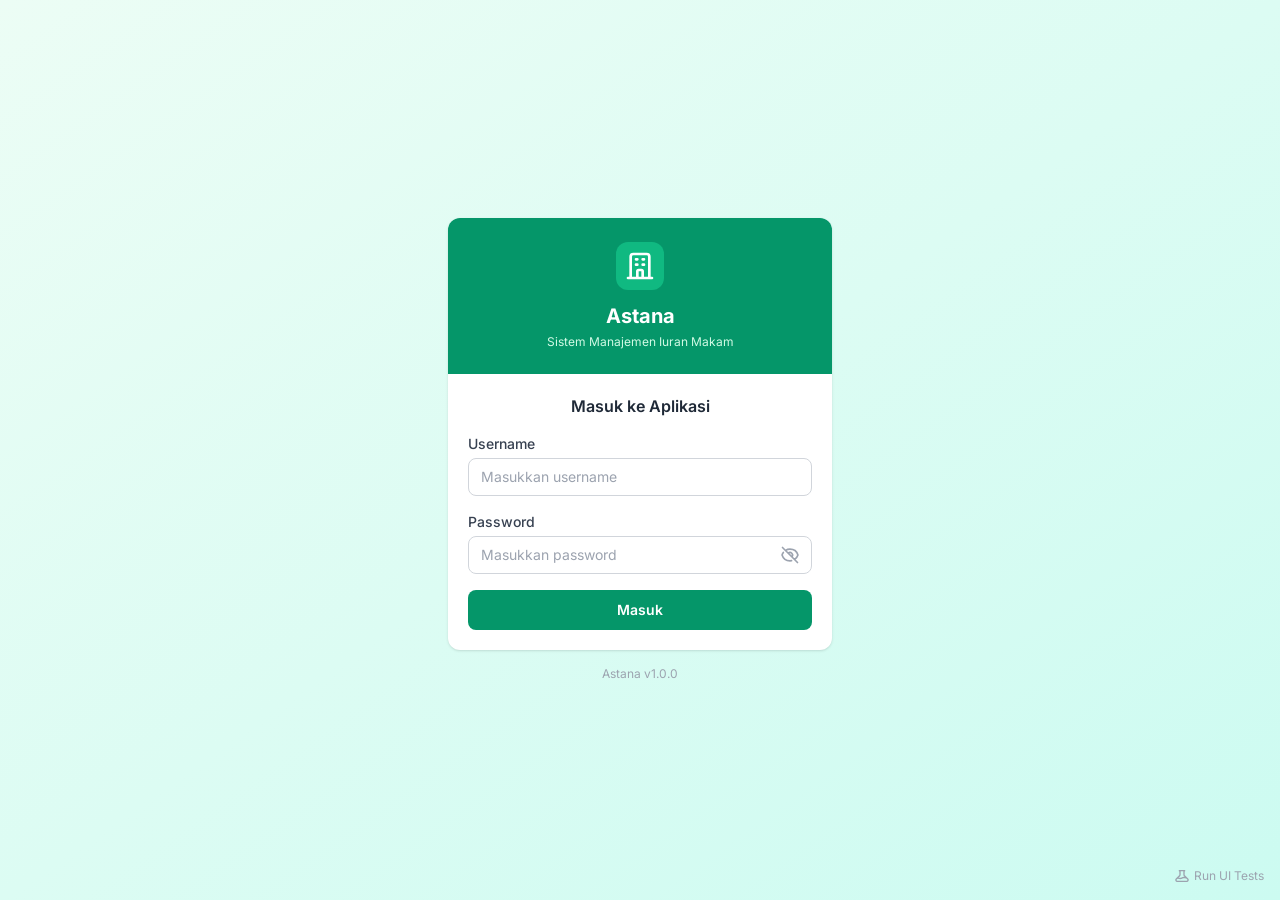
<file: src/index.html>
<!DOCTYPE html>
<html lang="id">
<head>
    <meta charset="UTF-8">
    <meta name="viewport" content="width=device-width, initial-scale=1.0">
    <title>Dashboard - Sistem Wakaf Makam</title>
    <link rel="stylesheet" href="assets/css/tailwind.min.css">
    <link rel="stylesheet" href="assets/css/inter-font.css">
    <style>
        body { font-family: 'Inter', system-ui, -apple-system, sans-serif; }
        .scrollbar-thin::-webkit-scrollbar { height: 8px; width: 8px; }
        .scrollbar-thin::-webkit-scrollbar-track { background: #f1f5f9; }
        .scrollbar-thin::-webkit-scrollbar-thumb { background: #cbd5e1; border-radius: 4px; }
        .scrollbar-thin::-webkit-scrollbar-thumb:hover { background: #94a3b8; }
        nav.overflow-y-auto::-webkit-scrollbar { width: 6px; }
        nav.overflow-y-auto::-webkit-scrollbar-track { background: transparent; }
        nav.overflow-y-auto::-webkit-scrollbar-thumb { background: #065f46; border-radius: 3px; }
        nav.overflow-y-auto::-webkit-scrollbar-thumb:hover { background: #047857; }
    </style>
    <script type="module" src="main.js"></script>
</head>
<body class="bg-gray-50 text-gray-800">
    
    <!-- Auth Check - Redirect to login if not authenticated -->
    <script>
        // Check if user is authenticated
        const token = localStorage.getItem('astana_session_token');
        if (!token) {
            // No session, redirect to login
            window.location.href = 'login.html';
        }
    </script>

    <div class="flex h-screen overflow-hidden">
        <!-- SIDEBAR -->
        <aside class="w-64 bg-emerald-800 text-white flex flex-col flex-shrink-0">
            <div class="p-6 border-b border-emerald-700">
                <div class="flex items-center gap-3">
                    <div class="w-10 h-10 bg-emerald-600 rounded-lg flex items-center justify-center">
                        <svg class="w-6 h-6" fill="none" stroke="currentColor" viewBox="0 0 24 24">
                            <path stroke-linecap="round" stroke-linejoin="round" stroke-width="2" d="M19 21V5a2 2 0 00-2-2H7a2 2 0 00-2 2v16m14 0h2m-2 0h-5m-9 0H3m2 0h5M9 7h1m-1 4h1m4-4h1m-1 4h1m-5 10v-5a1 1 0 011-1h2a1 1 0 011 1v5m-4 0h4"></path>
                        </svg>
                    </div>
                    <div>
                        <h1 class="font-bold text-lg leading-tight">Wakaf Makam</h1>
                        <p class="text-xs text-emerald-200">Yayasan</p>
                    </div>
                </div>
            </div>

            <nav class="flex-1 py-4 overflow-y-auto scrollbar-thin">
                <ul class="space-y-1">
                    <li>
                        <a href="#" class="flex items-center gap-3 px-6 py-3 bg-emerald-700 border-r-4 border-emerald-400">
                            <svg class="w-5 h-5" fill="none" stroke="currentColor" viewBox="0 0 24 24">
                                <path stroke-linecap="round" stroke-linejoin="round" stroke-width="2" d="M4 6a2 2 0 012-2h2a2 2 0 012 2v2a2 2 0 01-2 2H6a2 2 0 01-2-2V6zM14 6a2 2 0 012-2h2a2 2 0 012 2v2a2 2 0 01-2 2h-2a2 2 0 01-2-2V6zM4 16a2 2 0 012-2h2a2 2 0 012 2v2a2 2 0 01-2 2H6a2 2 0 01-2-2v-2zM14 16a2 2 0 012-2h2a2 2 0 012 2v2a2 2 0 01-2 2h-2a2 2 0 01-2-2v-2z"></path>
                            </svg>
                            <span class="font-medium">Dashboard</span>
                        </a>
                    </li>
                    <li>
                        <a href="blok.html" class="flex items-center gap-3 px-6 py-3 hover:bg-emerald-700 transition-colors">
                            <svg class="w-5 h-5" fill="none" stroke="currentColor" viewBox="0 0 24 24">
                                <path stroke-linecap="round" stroke-linejoin="round" stroke-width="2" d="M4 6a2 2 0 012-2h2a2 2 0 012 2v2a2 2 0 01-2 2H6a2 2 0 01-2-2V6zM14 6a2 2 0 012-2h2a2 2 0 012 2v2a2 2 0 01-2 2h-2a2 2 0 01-2-2V6zM4 16a2 2 0 012-2h2a2 2 0 012 2v2a2 2 0 01-2 2H6a2 2 0 01-2-2v-2zM14 16a2 2 0 012-2h2a2 2 0 012 2v2a2 2 0 01-2 2h-2a2 2 0 01-2-2v-2z"></path>
                            </svg>
                            <span>Data Blok</span>
                        </a>
                    </li>
                    <li>
                        <a href="data-makam.html" class="flex items-center gap-3 px-6 py-3 hover:bg-emerald-700 transition-colors">
                            <svg class="w-5 h-5" fill="none" stroke="currentColor" viewBox="0 0 24 24">
                                <path stroke-linecap="round" stroke-linejoin="round" stroke-width="2" d="M9 5H7a2 2 0 00-2 2v12a2 2 0 002 2h10a2 2 0 002-2V7a2 2 0 00-2-2h-2M9 5a2 2 0 002 2h2a2 2 0 002-2M9 5a2 2 0 012-2h2a2 2 0 012 2"></path>
                            </svg>
                            <span>Data Makam</span>
                        </a>
                    </li>
                    <li>
                        <a href="pembayaran.html" class="flex items-center gap-3 px-6 py-3 hover:bg-emerald-700 transition-colors">
                            <svg class="w-5 h-5" fill="none" stroke="currentColor" viewBox="0 0 24 24">
                                <path stroke-linecap="round" stroke-linejoin="round" stroke-width="2" d="M17 9V7a2 2 0 00-2-2H5a2 2 0 00-2 2v6a2 2 0 002 2h2m2 4h10a2 2 0 002-2v-6a2 2 0 00-2-2H9a2 2 0 00-2 2v6a2 2 0 002 2zm7-5a2 2 0 11-4 0 2 2 0 014 0z"></path>
                            </svg>
                            <span>Pembayaran</span>
                        </a>
                    </li>
                    <li>
                        <a href="laporan.html" class="flex items-center gap-3 px-6 py-3 hover:bg-emerald-700 transition-colors">
                            <svg class="w-5 h-5" fill="none" stroke="currentColor" viewBox="0 0 24 24">
                                <path stroke-linecap="round" stroke-linejoin="round" stroke-width="2" d="M9 17v-2m3 2v-4m3 4v-6m2 10H7a2 2 0 01-2-2V5a2 2 0 012-2h5.586a1 1 0 01.707.293l5.414 5.414a1 1 0 01.293.707V19a2 2 0 01-2 2z"></path>
                            </svg>
                            <span>Laporan</span>
                        </a>
                    </li>
                    <li class="admin-only">
                        <a href="pengguna.html" class="flex items-center gap-3 px-6 py-3 hover:bg-emerald-700 transition-colors">
                            <svg class="w-5 h-5" fill="none" stroke="currentColor" viewBox="0 0 24 24">
                                <path stroke-linecap="round" stroke-linejoin="round" stroke-width="2" d="M12 4.354a4 4 0 110 5.292M15 21H3v-1a6 6 0 0112 0v1zm0 0h6v-1a6 6 0 00-9-5.197M13 7a4 4 0 11-8 0 4 4 0 018 0z"></path>
                            </svg>
                            <span>Pengguna</span>
                        </a>
                    </li>
                    <li class="admin-only">
                        <a href="audit-log.html" class="flex items-center gap-3 px-6 py-3 hover:bg-emerald-700 transition-colors">
                            <svg class="w-5 h-5" fill="none" stroke="currentColor" viewBox="0 0 24 24">
                                <path stroke-linecap="round" stroke-linejoin="round" stroke-width="2" d="M9 5H7a2 2 0 00-2 2v12a2 2 0 002 2h10a2 2 0 002-2V7a2 2 0 00-2-2h-2M9 5a2 2 0 002 2h2a2 2 0 002-2M9 5a2 2 0 012-2h2a2 2 0 012 2m-3 7h3m-3 4h3m-6-4h.01M9 16h.01"></path>
                            </svg>
                            <span>Audit Log</span>
                        </a>
                    </li>
                    <li>
                        <a href="pengaturan.html" class="flex items-center gap-3 px-6 py-3 hover:bg-emerald-700 transition-colors">
                            <svg class="w-5 h-5" fill="none" stroke="currentColor" viewBox="0 0 24 24">
                                <path stroke-linecap="round" stroke-linejoin="round" stroke-width="2" d="M10.325 4.317c.426-1.756 2.924-1.756 3.35 0a1.724 1.724 0 002.573 1.066c1.543-.94 3.31.826 2.37 2.37a1.724 1.724 0 001.065 2.572c1.756.426 1.756 2.924 0 3.35a1.724 1.724 0 00-1.066 2.573c.94 1.543-.826 3.31-2.37 2.37a1.724 1.724 0 00-2.572 1.065c-.426 1.756-2.924 1.756-3.35 0a1.724 1.724 0 00-2.573-1.066c-1.543.94-3.31-.826-2.37-2.37a1.724 1.724 0 00-1.065-2.572c-1.756-.426-1.756-2.924 0-3.35a1.724 1.724 0 001.066-2.573c-.94-1.543.826-3.31 2.37-2.37.996.608 2.296.07 2.572-1.065z"></path>
                                <path stroke-linecap="round" stroke-linejoin="round" stroke-width="2" d="M15 12a3 3 0 11-6 0 3 3 0 016 0z"></path>
                            </svg>
                            <span>Pengaturan</span>
                        </a>
                    </li>
                    <li>
                        <a href="tentang.html" class="flex items-center gap-3 px-6 py-3 hover:bg-emerald-700 transition-colors">
                            <svg class="w-5 h-5" fill="none" stroke="currentColor" viewBox="0 0 24 24">
                                <path stroke-linecap="round" stroke-linejoin="round" stroke-width="2" d="M13 16h-1v-4h-1m1-4h.01M21 12a9 9 0 11-18 0 9 9 0 0118 0z"></path>
                            </svg>
                            <span>Tentang</span>
                        </a>
                    </li>
                </ul>
            </nav>

            <div class="p-4 border-t border-emerald-700">
                <div class="flex items-center justify-between">
                    <div class="flex items-center gap-3">
                        <div class="w-10 h-10 rounded-full bg-emerald-600 flex items-center justify-center">
                            <svg class="w-5 h-5" fill="none" stroke="currentColor" viewBox="0 0 24 24">
                                <path stroke-linecap="round" stroke-linejoin="round" stroke-width="2" d="M16 7a4 4 0 11-8 0 4 4 0 018 0zM12 14a7 7 0 00-7 7h14a7 7 0 00-7-7z"></path>
                            </svg>
                        </div>
                        <div>
                            <p class="font-medium text-sm sidebar-user-name">Admin</p>
                            <p class="text-xs text-emerald-200 sidebar-user-role">Petugas Makam</p>
                        </div>
                    </div>
                    <button id="logoutBtn" class="p-2 hover:bg-emerald-700 rounded-lg transition-colors" title="Logout">
                        <svg class="w-5 h-5" fill="none" stroke="currentColor" viewBox="0 0 24 24">
                            <path stroke-linecap="round" stroke-linejoin="round" stroke-width="2" d="M17 16l4-4m0 0l-4-4m4 4H7m6 4v1a3 3 0 01-3 3H6a3 3 0 01-3-3V7a3 3 0 013-3h4a3 3 0 013 3v1"></path>
                        </svg>
                    </button>
                </div>
            </div>
        </aside>

        <!-- MAIN CONTENT -->
        <main class="flex-1 flex flex-col min-w-0 overflow-auto scrollbar-thin">
            
            <!-- HEADER WELCOME -->
            <header class="bg-emerald-600 text-white px-8 py-6">
                <div class="flex items-center justify-between">
                    <div>
                        <p class="text-emerald-100 text-sm mb-1">Selamat datang kembali,</p>
                        <h1 class="text-2xl font-bold">Petugas Makam</h1>
                        <p id="current-date" class="text-emerald-200 text-sm mt-1">Memuat tanggal...</p>
                    </div>
                    <div class="text-right">
                        <div class="inline-flex items-center gap-2 bg-emerald-700 px-4 py-2 rounded-lg">
                            <svg class="w-5 h-5 text-emerald-300" fill="none" stroke="currentColor" viewBox="0 0 24 24">
                                <path stroke-linecap="round" stroke-linejoin="round" stroke-width="2" d="M12 8v4l3 3m6-3a9 9 0 11-18 0 9 9 0 0118 0z"></path>
                            </svg>
                            <span class="text-sm">Tahun Aktif: <strong id="active-year">2026</strong></span>
                        </div>
                    </div>
                </div>
            </header>

            <!-- CONTENT -->
            <div class="p-8 space-y-6">
                
                <!-- PERINGATAN PENTING (YANG PERLU PERHATIAN) -->
                <div class="bg-amber-50 border border-amber-200 rounded-xl p-5">
                    <div class="flex items-start gap-4">
                        <div class="w-12 h-12 bg-amber-100 rounded-xl flex items-center justify-center flex-shrink-0">
                            <svg class="w-6 h-6 text-amber-600" fill="none" stroke="currentColor" viewBox="0 0 24 24">
                                <path stroke-linecap="round" stroke-linejoin="round" stroke-width="2" d="M12 9v2m0 4h.01m-6.938 4h13.856c1.54 0 2.502-1.667 1.732-3L13.732 4c-.77-1.333-2.694-1.333-3.464 0L3.34 16c-.77 1.333.192 3 1.732 3z"></path>
                            </svg>
                        </div>
                        <div class="flex-1">
                            <h2 class="font-semibold text-amber-800 mb-2">Perlu Perhatian!</h2>
                            <div class="grid grid-cols-3 gap-4">
                                <div class="bg-white rounded-lg p-4 border border-amber-100">
                                    <p id="warning-unpaid-count" class="text-2xl font-bold text-amber-600">0</p>
                                    <p class="text-sm text-amber-700">Belum bayar iuran <span id="warning-year">2026</span></p>
                                    <a href="pembayaran.html" class="text-xs text-amber-600 hover:underline mt-1 inline-block">Lihat detail →</a>
                                </div>
                                <div class="bg-white rounded-lg p-4 border border-amber-100">
                                    <p id="warning-new-graves" class="text-2xl font-bold text-amber-600">0</p>
                                    <p class="text-sm text-amber-700">Makam baru bulan ini</p>
                                    <a href="data-makam.html" class="text-xs text-amber-600 hover:underline mt-1 inline-block">Input pembayaran →</a>
                                </div>
                                <!-- Backup info disembunyikan sementara -->
                                <!--
                                <div class="bg-white rounded-lg p-4 border border-amber-100">
                                    <p id="backup-days" class="text-2xl font-bold text-amber-600">-</p>
                                    <p class="text-sm text-amber-700">Terakhir backup data</p>
                                    <a href="pengaturan.html" class="text-xs text-amber-600 hover:underline mt-1 inline-block">Backup sekarang →</a>
                                </div>
                                -->
                            </div>
                        </div>
                    </div>
                </div>

                <!-- STATISTIK RINGKASAN -->
                <div class="grid grid-cols-4 gap-6">
                    <div class="bg-white rounded-xl p-5 border border-gray-200 shadow-sm">
                        <div class="flex items-center justify-between mb-3">
                            <p class="text-sm text-gray-500">Total Makam</p>
                            <div class="w-10 h-10 bg-emerald-100 rounded-lg flex items-center justify-center">
                                <svg class="w-5 h-5 text-emerald-600" fill="none" stroke="currentColor" viewBox="0 0 24 24">
                                    <path stroke-linecap="round" stroke-linejoin="round" stroke-width="2" d="M19 21V5a2 2 0 00-2-2H7a2 2 0 00-2 2v16m14 0h2m-2 0h-5m-9 0H3m2 0h5M9 7h1m-1 4h1m4-4h1m-1 4h1m-5 10v-5a1 1 0 011-1h2a1 1 0 011 1v5m-4 0h4"></path>
                                </svg>
                            </div>
                        </div>
                        <p id="stat-total-makam" class="text-3xl font-bold text-gray-800">0</p>
                        <p id="stat-total-blok" class="text-xs text-gray-400 mt-1">- blok</p>
                    </div>

                    <div class="bg-white rounded-xl p-5 border border-gray-200 shadow-sm">
                        <div class="flex items-center justify-between mb-3">
                            <p class="text-sm text-gray-500">Total Ahli Waris</p>
                            <div class="w-10 h-10 bg-blue-100 rounded-lg flex items-center justify-center">
                                <svg class="w-5 h-5 text-blue-600" fill="none" stroke="currentColor" viewBox="0 0 24 24">
                                    <path stroke-linecap="round" stroke-linejoin="round" stroke-width="2" d="M17 20h5v-2a3 3 0 00-5.356-1.857M17 20H7m10 0v-2c0-.656-.126-1.283-.356-1.857M7 20H2v-2a3 3 0 015.356-1.857M7 20v-2c0-.656.126-1.283.356-1.857m0 0a5.002 5.002 0 019.288 0M15 7a3 3 0 11-6 0 3 3 0 016 0zm6 3a2 2 0 11-4 0 2 2 0 014 0zM7 10a2 2 0 11-4 0 2 2 0 014 0z"></path>
                                </svg>
                            </div>
                        </div>
                        <p id="stat-total-ahli-waris" class="text-3xl font-bold text-gray-800">0</p>
                        <p class="text-xs text-gray-400 mt-1">terdaftar</p>
                    </div>

                    <div class="bg-white rounded-xl p-5 border border-gray-200 shadow-sm">
                        <div class="flex items-center justify-between mb-3">
                            <p class="text-sm text-gray-500">Pemasukan <span id="stat-pemasukan-year">2026</span></p>
                            <div class="w-10 h-10 bg-amber-100 rounded-lg flex items-center justify-center">
                                <svg class="w-5 h-5 text-amber-600" fill="none" stroke="currentColor" viewBox="0 0 24 24">
                                    <path stroke-linecap="round" stroke-linejoin="round" stroke-width="2" d="M12 8c-1.657 0-3 .895-3 2s1.343 2 3 2 3 .895 3 2-1.343 2-3 2m0-8c1.11 0 2.08.402 2.599 1M12 8V7m0 1v8m0 0v1m0-1c-1.11 0-2.08-.402-2.599-1M21 12a9 9 0 11-18 0 9 9 0 0118 0z"></path>
                                </svg>
                            </div>
                        </div>
                        <p id="stat-pemasukan" class="text-3xl font-bold text-gray-800">Rp 0</p>
                        <p class="text-xs text-gray-400 mt-1">Total pemasukan</p>
                    </div>

                    <div class="bg-white rounded-xl p-5 border border-gray-200 shadow-sm">
                        <div class="flex items-center justify-between mb-3">
                            <p class="text-sm text-gray-500">Tunggakan <span id="stat-tunggakan-year">2026</span></p>
                            <div class="w-10 h-10 bg-red-100 rounded-lg flex items-center justify-center">
                                <svg class="w-5 h-5 text-red-600" fill="none" stroke="currentColor" viewBox="0 0 24 24">
                                    <path stroke-linecap="round" stroke-linejoin="round" stroke-width="2" d="M12 8v4m0 4h.01M21 12a9 9 0 11-18 0 9 9 0 0118 0z"></path>
                                </svg>
                            </div>
                        </div>
                        <p id="stat-tunggakan" class="text-3xl font-bold text-gray-800">Rp 0</p>
                        <p id="stat-tunggakan-count" class="text-xs text-gray-400 mt-1">- makam</p>
                    </div>
                </div>

                <!-- AKSI CEPAT (TOMBOL BESAR UNTUK GAPTEK) -->
                <div>
                    <h2 class="text-lg font-semibold text-gray-800 mb-4">Aksi Cepat</h2>
                    <div class="grid grid-cols-3 gap-4">
                        <a href="data-makam.html" class="bg-emerald-600 hover:bg-emerald-700 text-white rounded-xl p-6 transition-colors flex items-center gap-4">
                            <div class="w-14 h-14 bg-emerald-500 rounded-xl flex items-center justify-center">
                                <svg class="w-7 h-7" fill="none" stroke="currentColor" viewBox="0 0 24 24">
                                    <path stroke-linecap="round" stroke-linejoin="round" stroke-width="2" d="M18 9v3m0 0v3m0-3h3m-3 0h-3m-2-5a4 4 0 11-8 0 4 4 0 018 0zM3 20a6 6 0 0112 0v1H3v-1z"></path>
                                </svg>
                            </div>
                            <div>
                                <p class="font-semibold text-lg">Tambah Data Makam</p>
                                <p class="text-emerald-200 text-sm">Almarhum baru / ganti blok</p>
                            </div>
                        </a>

                        <a href="pembayaran.html" class="bg-blue-600 hover:bg-blue-700 text-white rounded-xl p-6 transition-colors flex items-center gap-4">
                            <div class="w-14 h-14 bg-blue-500 rounded-xl flex items-center justify-center">
                                <svg class="w-7 h-7" fill="none" stroke="currentColor" viewBox="0 0 24 24">
                                    <path stroke-linecap="round" stroke-linejoin="round" stroke-width="2" d="M17 9V7a2 2 0 00-2-2H5a2 2 0 00-2 2v6a2 2 0 002 2h2m2 4h10a2 2 0 002-2v-6a2 2 0 00-2-2H9a2 2 0 00-2 2v6a2 2 0 002 2zm7-5a2 2 0 11-4 0 2 2 0 014 0z"></path>
                                </svg>
                            </div>
                            <div>
                                <p class="font-semibold text-lg">Input Pembayaran</p>
                                <p class="text-blue-200 text-sm">Catat iuran tahunan</p>
                            </div>
                        </a>

                        <a href="laporan.html" class="bg-purple-600 hover:bg-purple-700 text-white rounded-xl p-6 transition-colors flex items-center gap-4">
                            <div class="w-14 h-14 bg-purple-500 rounded-xl flex items-center justify-center">
                                <svg class="w-7 h-7" fill="none" stroke="currentColor" viewBox="0 0 24 24">
                                    <path stroke-linecap="round" stroke-linejoin="round" stroke-width="2" d="M9 17v-2m3 2v-4m3 4v-6m2 10H7a2 2 0 01-2-2V5a2 2 0 012-2h5.586a1 1 0 01.707.293l5.414 5.414a1 1 0 01.293.707V19a2 2 0 01-2 2z"></path>
                                </svg>
                            </div>
                            <div>
                                <p class="font-semibold text-lg">Lihat Laporan</p>
                                <p class="text-purple-200 text-sm">Rekap keuangan & data</p>
                            </div>
                        </a>
                    </div>
                </div>

                <!-- 2 KOLOM BAWAH -->
                <div class="grid grid-cols-2 gap-6">
                    
                    <!-- PEMBAYARAN TERBARU -->
                    <div class="bg-white rounded-xl border border-gray-200 shadow-sm">
                        <div class="px-5 py-4 border-b border-gray-200 flex items-center justify-between">
                            <h3 class="font-semibold text-gray-800">Pembayaran Terbaru</h3>
                            <a href="pembayaran.html" class="text-sm text-emerald-600 hover:underline">Lihat semua</a>
                        </div>
                        <div id="recent-payments-list" class="divide-y divide-gray-100">
                            <div class="px-5 py-8 text-center text-gray-400">
                                <p>Memuat data...</p>
                            </div>
                        </div>
                    </div>

                    <!-- MAKAM BARU TERDAFTAR -->
                    <div class="bg-white rounded-xl border border-gray-200 shadow-sm">
                        <div class="px-5 py-4 border-b border-gray-200 flex items-center justify-between">
                            <h3 class="font-semibold text-gray-800">Makam Baru Terdaftar</h3>
                            <a href="data-makam.html" class="text-sm text-emerald-600 hover:underline">Lihat semua</a>
                        </div>
                        <div id="recent-graves-list" class="divide-y divide-gray-100">
                            <div class="px-5 py-8 text-center text-gray-400">
                                <p>Memuat data...</p>
                            </div>
                        </div>
                    </div>
                </div>

            </div>
        </main>
    </div>

    <!-- AUTHENTICATION CHECK -->
    <script>
        // Check authentication on page load
        document.addEventListener('DOMContentLoaded', async () => {
            const isValid = await window.astanaApp.validateSession();
            if (!isValid) {
                window.location.href = 'login.html';
                return;
            }
            // Update sidebar with user info
            window.updateSidebarUser();
        });
    </script>

    <!-- DASHBOARD JAVASCRIPT -->
    <script>
        // Format rupiah
        function formatRupiah(angka) {
            if (angka >= 1000000) {
                return 'Rp ' + (angka / 1000000).toFixed(1).replace('.0', '') + 'jt';
            }
            return 'Rp ' + angka.toLocaleString('id-ID');
        }

        // Format tanggal
        function formatTanggal(dateString) {
            const date = new Date(dateString);
            const options = { day: 'numeric', month: 'short', year: 'numeric' };
            return date.toLocaleDateString('id-ID', options);
        }

        // Format tanggal lengkap
        function formatTanggalLengkap(dateString) {
            const date = new Date(dateString);
            const options = { weekday: 'long', day: 'numeric', month: 'long', year: 'numeric' };
            return date.toLocaleDateString('id-ID', options);
        }

        // Load dashboard data
        async function loadDashboardData() {
            try {
                const { invoke } = window.__TAURI__.core;
                
                // Load dashboard stats
                const stats = await invoke('get_dashboard_stats');
                updateStats(stats);
                
                // Load recent payments
                const payments = await invoke('get_recent_payments', { limit: 5 });
                updateRecentPayments(payments);
                
                // Load recent graves
                const graves = await invoke('get_recent_graves', { limit: 5 });
                updateRecentGraves(graves);
                
                // Load days since backup (Disembunyikan sementara)
                // const daysSinceBackup = await invoke('get_days_since_backup');
                // updateBackupWarning(daysSinceBackup);
                
                // Update current date
                document.getElementById('current-date').textContent = formatTanggalLengkap(new Date());
                
            } catch (error) {
                console.error('Error loading dashboard data:', error);
                showError('Gagal memuat data dashboard: ' + error.message);
            }
        }

        // Update statistics cards
        function updateStats(stats) {
            // Use current year from computer
            const currentYear = new Date().getFullYear();
            
            document.getElementById('stat-total-makam').textContent = stats.total_graves.toLocaleString('id-ID');
            document.getElementById('active-year').textContent = currentYear;
            document.getElementById('warning-year').textContent = currentYear;
            document.getElementById('stat-pemasukan-year').textContent = currentYear;
            document.getElementById('stat-tunggakan-year').textContent = currentYear;
            document.getElementById('stat-total-blok').textContent = `di ${stats.total_blocks} blok`;
            document.getElementById('stat-total-ahli-waris').textContent = stats.total_heirs.toLocaleString('id-ID');
            document.getElementById('stat-pemasukan').textContent = formatRupiah(stats.total_revenue);
            document.getElementById('stat-tunggakan').textContent = formatRupiah(stats.total_arrears);
            document.getElementById('stat-tunggakan-count').textContent = `dari ${stats.unpaid_count} makam`;
            document.getElementById('warning-unpaid-count').textContent = stats.unpaid_count.toLocaleString('id-ID');
            document.getElementById('warning-new-graves').textContent = stats.new_graves_this_month.toLocaleString('id-ID');
        }

        // Update recent payments list
        function updateRecentPayments(payments) {
            const container = document.getElementById('recent-payments-list');
            
            if (payments.length === 0) {
                container.innerHTML = `
                    <div class="px-5 py-8 text-center text-gray-500">
                        <p>Belum ada pembayaran</p>
                    </div>
                `;
                return;
            }
            
            container.innerHTML = payments.map(payment => `
                <div class="px-5 py-3 flex items-center justify-between hover:bg-gray-50 transition-colors">
                    <div>
                        <p class="font-medium text-gray-800">${payment.deceased_name}</p>
                        <p class="text-xs text-gray-500">${payment.block_code}-${payment.grave_number} • ${payment.year}</p>
                    </div>
                    <span class="font-semibold text-emerald-600">${formatRupiah(payment.amount)}</span>
                </div>
            `).join('');
        }

        // Update recent graves list
        function updateRecentGraves(graves) {
            const container = document.getElementById('recent-graves-list');
            
            if (graves.length === 0) {
                container.innerHTML = `
                    <div class="px-5 py-8 text-center text-gray-500">
                        <p>Belum ada makam terdaftar</p>
                    </div>
                `;
                return;
            }
            
            container.innerHTML = graves.map(grave => {
                const statusBadge = grave.has_paid_current_year 
                    ? '<span class="text-xs bg-emerald-100 text-emerald-700 px-2 py-1 rounded">Sudah bayar</span>'
                    : '<span class="text-xs bg-yellow-100 text-yellow-700 px-2 py-1 rounded">Belum bayar</span>';
                
                return `
                    <div class="px-5 py-3 flex items-center justify-between hover:bg-gray-50 transition-colors">
                        <div>
                            <p class="font-medium text-gray-800">${grave.deceased_name}</p>
                            <p class="text-xs text-gray-500">${grave.block_code}-${grave.grave_number} • Wafat: ${formatTanggal(grave.date_of_death)}</p>
                        </div>
                        ${statusBadge}
                    </div>
                `;
            }).join('');
        }

        // Update backup warning (Disembunyikan sementara)
        // function updateBackupWarning(days) {
        //     const element = document.getElementById('backup-days');
        //     if (days >= 999) {
        //         element.textContent = 'Belum pernah';
        //         element.classList.add('text-red-600');
        //     } else if (days === 0) {
        //         element.textContent = 'Hari ini';
        //         element.classList.add('text-emerald-600');
        //     } else if (days === 1) {
        //         element.textContent = '1 hari';
        //         element.classList.add('text-emerald-600');
        //     } else {
        //         element.textContent = days + ' hari';
        //         if (days > 7) {
        //             element.classList.add('text-red-600');
        //         } else if (days > 3) {
        //             element.classList.add('text-amber-600');
        //         } else {
        //             element.classList.add('text-emerald-600');
        //         }
        //     }
        // }

        // Show error message
        function showError(message) {
            console.error(message);
            // You could add a toast notification here
        }

        // Load data when page is ready
        if (document.readyState === 'loading') {
            document.addEventListener('DOMContentLoaded', loadDashboardData);
        } else {
            loadDashboardData();
        }
    </script>
</body>
</html>
</file>
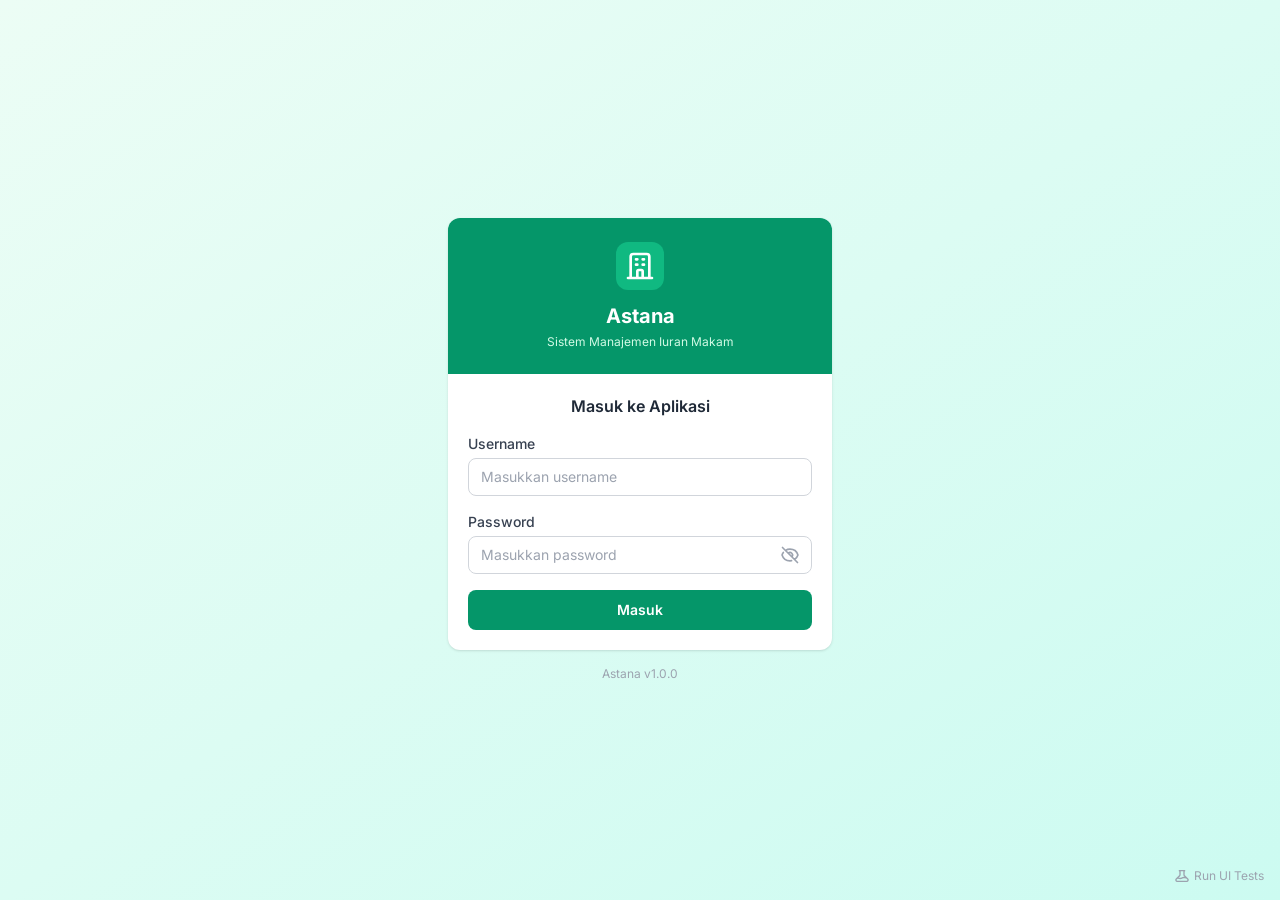
<file: src/audit-log.html>
<!DOCTYPE html>
<html lang="id">
<head>
    <meta charset="UTF-8">
    <meta name="viewport" content="width=device-width, initial-scale=1.0">
    <title>Audit Log - Sistem Wakaf Makam</title>
    <link rel="stylesheet" href="assets/css/tailwind.min.css">
    <link rel="stylesheet" href="assets/css/inter-font.css">
    <style>
        body { font-family: 'Inter', system-ui, -apple-system, sans-serif; }
        .scrollbar-thin::-webkit-scrollbar { height: 8px; width: 8px; }
        .scrollbar-thin::-webkit-scrollbar-track { background: #f1f5f9; }
        .scrollbar-thin::-webkit-scrollbar-thumb { background: #cbd5e1; border-radius: 4px; }
        .scrollbar-thin::-webkit-scrollbar-thumb:hover { background: #94a3b8; }
        nav.overflow-y-auto::-webkit-scrollbar { width: 6px; }
        nav.overflow-y-auto::-webkit-scrollbar-track { background: transparent; }
        nav.overflow-y-auto::-webkit-scrollbar-thumb { background: #065f46; border-radius: 3px; }
        nav.overflow-y-auto::-webkit-scrollbar-thumb:hover { background: #047857; }
        .audit-row:hover { background-color: #f9fafb; }
    </style>
</head>
<body class="bg-gray-50 text-gray-800">

    <div class="flex h-screen overflow-hidden">
        <!-- SIDEBAR -->
        <aside class="w-64 bg-emerald-800 text-white flex flex-col flex-shrink-0">
            <div class="p-6 border-b border-emerald-700">
                <div class="flex items-center gap-3">
                    <div class="w-10 h-10 bg-emerald-600 rounded-lg flex items-center justify-center">
                        <svg class="w-6 h-6" fill="none" stroke="currentColor" viewBox="0 0 24 24">
                            <path stroke-linecap="round" stroke-linejoin="round" stroke-width="2" d="M19 21V5a2 2 0 00-2-2H7a2 2 0 00-2 2v16m14 0h2m-2 0h-5m-9 0H3m2 0h5M9 7h1m-1 4h1m4-4h1m-1 4h1m-5 10v-5a1 1 0 011-1h2a1 1 0 011 1v5m-4 0h4"></path>
                        </svg>
                    </div>
                    <div>
                        <h1 class="font-bold text-lg leading-tight">Wakaf Makam</h1>
                        <p class="text-xs text-emerald-200">Yayasan</p>
                    </div>
                </div>
            </div>

            <nav class="flex-1 py-4 overflow-y-auto scrollbar-thin">
                <ul class="space-y-1">
                    <li>
                        <a href="index.html" class="flex items-center gap-3 px-6 py-3 hover:bg-emerald-700 transition-colors">
                            <svg class="w-5 h-5" fill="none" stroke="currentColor" viewBox="0 0 24 24">
                                <path stroke-linecap="round" stroke-linejoin="round" stroke-width="2" d="M4 6a2 2 0 012-2h2a2 2 0 012 2v2a2 2 0 01-2 2H6a2 2 0 01-2-2V6zM14 6a2 2 0 012-2h2a2 2 0 012 2v2a2 2 0 01-2 2h-2a2 2 0 01-2-2V6zM4 16a2 2 0 012-2h2a2 2 0 012 2v2a2 2 0 01-2 2H6a2 2 0 01-2-2v-2zM14 16a2 2 0 012-2h2a2 2 0 012 2v2a2 2 0 01-2 2h-2a2 2 0 01-2-2v-2z"></path>
                            </svg>
                            <span class="font-medium">Dashboard</span>
                        </a>
                    </li>
                    <li>
                        <a href="blok.html" class="flex items-center gap-3 px-6 py-3 hover:bg-emerald-700 transition-colors">
                            <svg class="w-5 h-5" fill="none" stroke="currentColor" viewBox="0 0 24 24">
                                <path stroke-linecap="round" stroke-linejoin="round" stroke-width="2" d="M4 6a2 2 0 012-2h2a2 2 0 012 2v2a2 2 0 01-2 2H6a2 2 0 01-2-2V6zM14 6a2 2 0 012-2h2a2 2 0 012 2v2a2 2 0 01-2 2h-2a2 2 0 01-2-2V6zM4 16a2 2 0 012-2h2a2 2 0 012 2v2a2 2 0 01-2 2H6a2 2 0 01-2-2v-2zM14 16a2 2 0 012-2h2a2 2 0 012 2v2a2 2 0 01-2 2h-2a2 2 0 01-2-2v-2z"></path>
                            </svg>
                            <span>Data Blok</span>
                        </a>
                    </li>
                    <li>
                        <a href="data-makam.html" class="flex items-center gap-3 px-6 py-3 hover:bg-emerald-700 transition-colors">
                            <svg class="w-5 h-5" fill="none" stroke="currentColor" viewBox="0 0 24 24">
                                <path stroke-linecap="round" stroke-linejoin="round" stroke-width="2" d="M9 5H7a2 2 0 00-2 2v12a2 2 0 002 2h10a2 2 0 002-2V7a2 2 0 00-2-2h-2M9 5a2 2 0 002 2h2a2 2 0 002-2M9 5a2 2 0 012-2h2a2 2 0 012 2"></path>
                            </svg>
                            <span>Data Makam</span>
                        </a>
                    </li>
                    <li>
                        <a href="pembayaran.html" class="flex items-center gap-3 px-6 py-3 hover:bg-emerald-700 transition-colors">
                            <svg class="w-5 h-5" fill="none" stroke="currentColor" viewBox="0 0 24 24">
                                <path stroke-linecap="round" stroke-linejoin="round" stroke-width="2" d="M17 9V7a2 2 0 00-2-2H5a2 2 0 00-2 2v6a2 2 0 002 2h2m2 4h10a2 2 0 002-2v-6a2 2 0 00-2-2H9a2 2 0 00-2 2v6a2 2 0 002 2zm7-5a2 2 0 11-4 0 2 2 0 014 0z"></path>
                            </svg>
                            <span>Pembayaran</span>
                        </a>
                    </li>
                    <li>
                        <a href="laporan.html" class="flex items-center gap-3 px-6 py-3 hover:bg-emerald-700 transition-colors">
                            <svg class="w-5 h-5" fill="none" stroke="currentColor" viewBox="0 0 24 24">
                                <path stroke-linecap="round" stroke-linejoin="round" stroke-width="2" d="M9 17v-2m3 2v-4m3 4v-6m2 10H7a2 2 0 01-2-2V5a2 2 0 012-2h5.586a1 1 0 01.707.293l5.414 5.414a1 1 0 01.293.707V19a2 2 0 01-2 2z"></path>
                            </svg>
                            <span>Laporan</span>
                        </a>
                    </li>
                    <li class="admin-only">
                        <a href="pengguna.html" class="flex items-center gap-3 px-6 py-3 hover:bg-emerald-700 transition-colors">
                            <svg class="w-5 h-5" fill="none" stroke="currentColor" viewBox="0 0 24 24">
                                <path stroke-linecap="round" stroke-linejoin="round" stroke-width="2" d="M12 4.354a4 4 0 110 5.292M15 21H3v-1a6 6 0 0112 0v1zm0 0h6v-1a6 6 0 00-9-5.197M13 7a4 4 0 11-8 0 4 4 0 018 0z"></path>
                            </svg>
                            <span>Pengguna</span>
                        </a>
                    </li>
                    <li class="admin-only">
                        <a href="audit-log.html" class="flex items-center gap-3 px-6 py-3 bg-emerald-700 border-r-4 border-emerald-400">
                            <svg class="w-5 h-5" fill="none" stroke="currentColor" viewBox="0 0 24 24">
                                <path stroke-linecap="round" stroke-linejoin="round" stroke-width="2" d="M9 5H7a2 2 0 00-2 2v12a2 2 0 002 2h10a2 2 0 002-2V7a2 2 0 00-2-2h-2M9 5a2 2 0 002 2h2a2 2 0 002-2M9 5a2 2 0 012-2h2a2 2 0 012 2m-3 7h3m-3 4h3m-6-4h.01M9 16h.01"></path>
                            </svg>
                            <span>Audit Log</span>
                        </a>
                    </li>
                    <li>
                        <a href="pengaturan.html" class="flex items-center gap-3 px-6 py-3 hover:bg-emerald-700 transition-colors">
                            <svg class="w-5 h-5" fill="none" stroke="currentColor" viewBox="0 0 24 24">
                                <path stroke-linecap="round" stroke-linejoin="round" stroke-width="2" d="M10.325 4.317c.426-1.756 2.924-1.756 3.35 0a1.724 1.724 0 002.573 1.066c1.543-.94 3.31.826 2.37 2.37a1.724 1.724 0 001.065 2.572c1.756.426 1.756 2.924 0 3.35a1.724 1.724 0 00-1.066 2.573c.94 1.543-.826 3.31-2.37 2.37a1.724 1.724 0 00-2.572 1.065c-.426 1.756-2.924 1.756-3.35 0a1.724 1.724 0 00-2.573-1.066c-1.543.94-3.31-.826-2.37-2.37a1.724 1.724 0 00-1.065-2.572c-1.756-.426-1.756-2.924 0-3.35a1.724 1.724 0 001.066-2.573c-.94-1.543.826-3.31 2.37-2.37.996.608 2.296.07 2.572-1.065z"></path>
                                <path stroke-linecap="round" stroke-linejoin="round" stroke-width="2" d="M15 12a3 3 0 11-6 0 3 3 0 016 0z"></path>
                            </svg>
                            <span>Pengaturan</span>
                        </a>
                    </li>
                    <li>
                        <a href="tentang.html" class="flex items-center gap-3 px-6 py-3 hover:bg-emerald-700 transition-colors">
                            <svg class="w-5 h-5" fill="none" stroke="currentColor" viewBox="0 0 24 24">
                                <path stroke-linecap="round" stroke-linejoin="round" stroke-width="2" d="M13 16h-1v-4h-1m1-4h.01M21 12a9 9 0 11-18 0 9 9 0 0118 0z"></path>
                            </svg>
                            <span>Tentang</span>
                        </a>
                    </li>
                </ul>
            </nav>

            <div class="p-4 border-t border-emerald-700">
                <div class="flex items-center justify-between">
                    <div class="flex items-center gap-3">
                        <div class="w-10 h-10 rounded-full bg-emerald-600 flex items-center justify-center">
                            <svg class="w-5 h-5" fill="none" stroke="currentColor" viewBox="0 0 24 24">
                                <path stroke-linecap="round" stroke-linejoin="round" stroke-width="2" d="M16 7a4 4 0 11-8 0 4 4 0 018 0zM12 14a7 7 0 00-7 7h14a7 7 0 00-7-7z"></path>
                            </svg>
                        </div>
                        <div>
                            <p class="font-medium text-sm sidebar-user-name">Admin</p>
                            <p class="text-xs text-emerald-200 sidebar-user-role">Petugas Makam</p>
                        </div>
                    </div>
                    <button id="logoutBtn" class="p-2 hover:bg-emerald-700 rounded-lg transition-colors" title="Logout">
                        <svg class="w-5 h-5" fill="none" stroke="currentColor" viewBox="0 0 24 24">
                            <path stroke-linecap="round" stroke-linejoin="round" stroke-width="2" d="M17 16l4-4m0 0l-4-4m4 4H7m6 4v1a3 3 0 01-3 3H6a3 3 0 01-3-3V7a3 3 0 013-3h4a3 3 0 013 3v1"></path>
                        </svg>
                    </button>
                </div>
            </div>
        </aside>

        <!-- MAIN CONTENT -->
        <main class="flex-1 flex flex-col min-w-0 overflow-auto scrollbar-thin">
            <!-- HEADER -->
            <header class="bg-emerald-600 text-white px-8 py-6">
                <div class="flex items-center">
                    <div>
                        <p class="text-emerald-100 text-sm mb-1">Manajemen Sistem</p>
                        <h1 class="text-2xl font-bold">Audit Log</h1>
                        <p class="text-emerald-200 text-sm mt-1">Riwayat aktivitas pengguna sistem</p>
                    </div>
                </div>
            </header>

            <!-- CONTENT -->
            <div class="p-8 space-y-6">
            <!-- Stats -->
            <div class="grid grid-cols-1 md:grid-cols-4 gap-4">
                <div class="bg-white rounded-lg shadow p-4">
                    <p class="text-sm text-gray-600">Total Log</p>
                    <p id="totalLogs" class="text-2xl font-bold text-gray-800">0</p>
                </div>
                
                <div class="bg-white rounded-lg shadow p-4">
                    <p class="text-sm text-gray-600">Login Hari Ini</p>
                    <p id="todayLogins" class="text-2xl font-bold text-emerald-600">0</p>
                </div>
                
                <div class="bg-white rounded-lg shadow p-4">
                    <p class="text-sm text-gray-600">Perubahan Data</p>
                    <p id="dataChanges" class="text-2xl font-bold text-blue-600">0</p>
                </div>
                
                <div class="bg-white rounded-lg shadow p-4">
                    <p class="text-sm text-gray-600">User Management</p>
                    <p id="userChanges" class="text-2xl font-bold text-purple-600">0</p>
                </div>
            </div>
            
            <!-- Filter -->
            <div class="bg-white rounded-lg shadow p-4 mb-6">
                <div class="flex flex-wrap gap-4">
                    <div class="flex-1 min-w-[200px]">
                        <label class="block text-sm font-medium text-gray-700 mb-1">Aksi</label>
                        <select id="filterAction" class="w-full px-3 py-2 border border-gray-300 rounded-lg focus:ring-2 focus:ring-emerald-500 focus:border-emerald-500">
                            <option value="">Semua</option>
                            <option value="CREATE">Create</option>
                            <option value="UPDATE">Update</option>
                            <option value="DELETE">Delete</option>
                            <option value="LOGIN">Login</option>
                            <option value="LOGOUT">Logout</option>
                            <option value="RESET_PASSWORD">Reset Password</option>
                        </select>
                    </div>
                    
                    <div class="flex-1 min-w-[200px]">
                        <label class="block text-sm font-medium text-gray-700 mb-1">Entitas</label>
                        <select id="filterEntity" class="w-full px-3 py-2 border border-gray-300 rounded-lg focus:ring-2 focus:ring-emerald-500 focus:border-emerald-500">
                            <option value="">Semua</option>
                            <option value="block">Blok</option>
                            <option value="grave">Makam</option>
                            <option value="payment">Pembayaran</option>
                            <option value="heir">Ahli Waris</option>
                            <option value="user">Pengguna</option>
                        </select>
                    </div>
                    
                    <div class="flex items-end">
                        <button id="btnApplyFilters" class="px-4 py-2 bg-emerald-600 text-white rounded-lg hover:bg-emerald-700 transition-colors">Filter</button>
                    </div>
                </div>
            </div>
            
            <!-- Audit Log Table -->
            <div class="bg-white rounded-lg shadow overflow-hidden">
                <div class="overflow-x-auto">
                    <table class="w-full">
                        <thead class="bg-gray-50 border-b">
                            <tr>
                                <th class="px-4 py-3 text-left text-xs font-medium text-gray-500 uppercase tracking-wider w-40">Waktu</th>
                                <th class="px-4 py-3 text-left text-xs font-medium text-gray-500 uppercase tracking-wider">Pengguna</th>
                                <th class="px-4 py-3 text-left text-xs font-medium text-gray-500 uppercase tracking-wider">Aksi</th>
                                <th class="px-4 py-3 text-left text-xs font-medium text-gray-500 uppercase tracking-wider">Entitas</th>
                                <th class="px-4 py-3 text-left text-xs font-medium text-gray-500 uppercase tracking-wider">Detail</th>
                            </tr>
                        </thead>
                        <tbody id="auditTableBody" class="divide-y divide-gray-200">
                            <!-- Logs will be loaded here -->
                        </tbody>
                    </table>
                </div>
            </div>
            
                <!-- Pagination -->
                <div class="mt-4 flex items-center justify-between">
                    <p id="paginationInfo" class="text-sm text-gray-600">Menampilkan 0 - 0 dari 0 log</p>
                    <div class="flex space-x-2">
                        <button id="prevBtn"  class="px-4 py-2 border border-gray-300 rounded-lg hover:bg-gray-50 disabled:opacity-50 disabled:cursor-not-allowed">Sebelumnya</button>
                        <button id="nextBtn"  class="px-4 py-2 border border-gray-300 rounded-lg hover:bg-gray-50 disabled:opacity-50 disabled:cursor-not-allowed">Selanjutnya</button>
                    </div>
                </div>
            </div>
        </main>
    </div>
    
    <script src="main.js"></script>
    <script src="audit-log.js"></script>
</body>
</html>
</file>
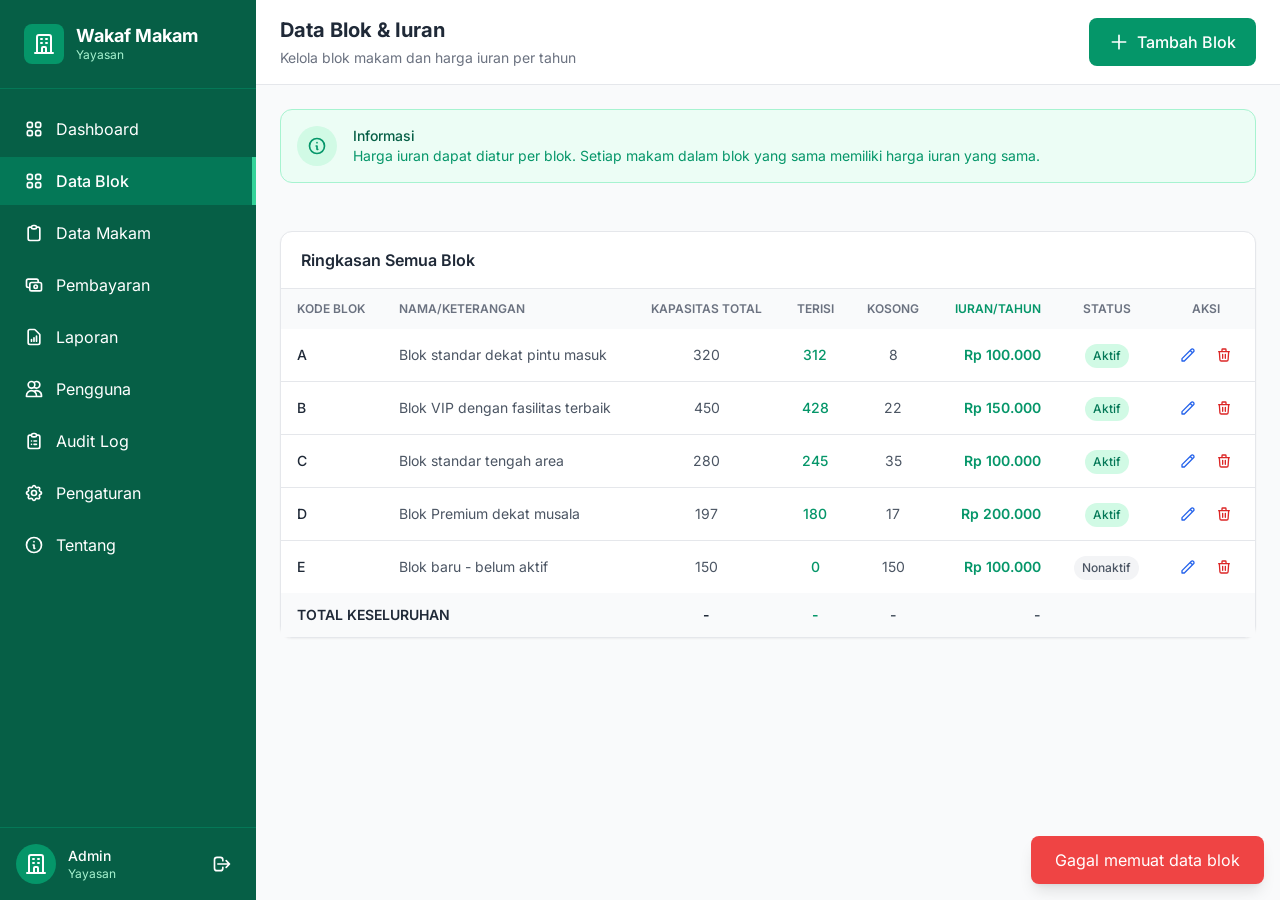
<file: src/blok.html>
<!DOCTYPE html>
<html lang="id">
<head>
    <meta charset="UTF-8">
    <meta name="viewport" content="width=device-width, initial-scale=1.0">
    <title>Data Blok - Sistem Wakaf Makam</title>
    <link rel="stylesheet" href="assets/css/tailwind.min.css">
    <link rel="stylesheet" href="assets/css/inter-font.css">
    <style>
        body { font-family: 'Inter', system-ui, -apple-system, sans-serif; }
        .scrollbar-thin::-webkit-scrollbar { height: 8px; width: 8px; }
        .scrollbar-thin::-webkit-scrollbar-track { background: #f1f5f9; }
        .scrollbar-thin::-webkit-scrollbar-thumb { background: #cbd5e1; border-radius: 4px; }
        .scrollbar-thin::-webkit-scrollbar-thumb:hover { background: #94a3b8; }
        nav.overflow-y-auto::-webkit-scrollbar { width: 6px; }
        nav.overflow-y-auto::-webkit-scrollbar-track { background: transparent; }
        nav.overflow-y-auto::-webkit-scrollbar-thumb { background: #065f46; border-radius: 3px; }
        nav.overflow-y-auto::-webkit-scrollbar-thumb:hover { background: #047857; }

        /* Force white background for all form elements */
        input, select, textarea {
            background-color: white !important;
            color: #1f2937 !important;
        }

        input[readonly], input:disabled {
            background-color: #f3f4f6 !important;
        }

        /* Select specific styling */
        select {
            -webkit-appearance: none;
            -moz-appearance: none;
            appearance: none;
            background-image: url("data:image/svg+xml,%3Csvg xmlns='http://www.w3.org/2000/svg' fill='none' viewBox='0 0 24 24' stroke='%236b7280'%3E%3Cpath stroke-linecap='round' stroke-linejoin='round' stroke-width='2' d='M19 9l-7 7-7-7'%3E%3C/path%3E%3C/svg%3E") !important;
            background-repeat: no-repeat !important;
            background-position: right 0.5rem center !important;
            background-size: 1.5em 1.5em !important;
            padding-right: 2.5rem !important;
        }

        select option {
            background-color: white !important;
            color: #1f2937 !important;
        }
    </style>
    <script type="module" src="main.js"></script>
    <script type="module" src="blok.js"></script>
</head>
<body class="bg-gray-50 text-gray-800">

    <div class="flex h-screen overflow-hidden">
        <!-- SIDEBAR -->
        <aside class="w-64 bg-emerald-800 text-white flex flex-col flex-shrink-0">
            <div class="p-6 border-b border-emerald-700">
                <div class="flex items-center gap-3">
                    <div class="w-10 h-10 bg-emerald-600 rounded-lg flex items-center justify-center">
                        <svg class="w-6 h-6" fill="none" stroke="currentColor" viewBox="0 0 24 24">
                            <path stroke-linecap="round" stroke-linejoin="round" stroke-width="2" d="M19 21V5a2 2 0 00-2-2H7a2 2 0 00-2 2v16m14 0h2m-2 0h-5m-9 0H3m2 0h5M9 7h1m-1 4h1m4-4h1m-1 4h1m-5 10v-5a1 1 0 011-1h2a1 1 0 011 1v5m-4 0h4"></path>
                        </svg>
                    </div>
                    <div>
                        <h1 class="font-bold text-lg leading-tight">Wakaf Makam</h1>
                        <p class="text-xs text-emerald-200">Yayasan</p>
                    </div>
                </div>
            </div>

            <nav class="flex-1 py-4 overflow-y-auto scrollbar-thin">
                <ul class="space-y-1">
                    <li>
                        <a href="index.html" class="flex items-center gap-3 px-6 py-3 hover:bg-emerald-700 transition-colors">
                            <svg class="w-5 h-5" fill="none" stroke="currentColor" viewBox="0 0 24 24">
                                <path stroke-linecap="round" stroke-linejoin="round" stroke-width="2" d="M4 6a2 2 0 012-2h2a2 2 0 012 2v2a2 2 0 01-2 2H6a2 2 0 01-2-2V6zM14 6a2 2 0 012-2h2a2 2 0 012 2v2a2 2 0 01-2 2h-2a2 2 0 01-2-2V6zM4 16a2 2 0 012-2h2a2 2 0 012 2v2a2 2 0 01-2 2H6a2 2 0 01-2-2v-2zM14 16a2 2 0 012-2h2a2 2 0 012 2v2a2 2 0 01-2 2h-2a2 2 0 01-2-2v-2z"></path>
                            </svg>
                            <span>Dashboard</span>
                        </a>
                    </li>
                    <li>
                        <a href="blok.html" class="flex items-center gap-3 px-6 py-3 bg-emerald-700 border-r-4 border-emerald-400">
                            <svg class="w-5 h-5" fill="none" stroke="currentColor" viewBox="0 0 24 24">
                                <path stroke-linecap="round" stroke-linejoin="round" stroke-width="2" d="M4 6a2 2 0 012-2h2a2 2 0 012 2v2a2 2 0 01-2 2H6a2 2 0 01-2-2V6zM14 6a2 2 0 012-2h2a2 2 0 012 2v2a2 2 0 01-2 2h-2a2 2 0 01-2-2V6zM4 16a2 2 0 012-2h2a2 2 0 012 2v2a2 2 0 01-2 2H6a2 2 0 01-2-2v-2zM14 16a2 2 0 012-2h2a2 2 0 012 2v2a2 2 0 01-2 2h-2a2 2 0 01-2-2v-2z"></path>
                            </svg>
                            <span class="font-medium">Data Blok</span>
                        </a>
                    </li>
                    <li>
                        <a href="data-makam.html" class="flex items-center gap-3 px-6 py-3 hover:bg-emerald-700 transition-colors">
                            <svg class="w-5 h-5" fill="none" stroke="currentColor" viewBox="0 0 24 24">
                                <path stroke-linecap="round" stroke-linejoin="round" stroke-width="2" d="M9 5H7a2 2 0 00-2 2v12a2 2 0 002 2h10a2 2 0 002-2V7a2 2 0 00-2-2h-2M9 5a2 2 0 002 2h2a2 2 0 002-2M9 5a2 2 0 012-2h2a2 2 0 012 2"></path>
                            </svg>
                            <span>Data Makam</span>
                        </a>
                    </li>
                    <li>
                        <a href="pembayaran.html" class="flex items-center gap-3 px-6 py-3 hover:bg-emerald-700 transition-colors">
                            <svg class="w-5 h-5" fill="none" stroke="currentColor" viewBox="0 0 24 24">
                                <path stroke-linecap="round" stroke-linejoin="round" stroke-width="2" d="M17 9V7a2 2 0 00-2-2H5a2 2 0 00-2 2v6a2 2 0 002 2h2m2 4h10a2 2 0 002-2v-6a2 2 0 00-2-2H9a2 2 0 00-2 2v6a2 2 0 002 2zm7-5a2 2 0 11-4 0 2 2 0 014 0z"></path>
                            </svg>
                            <span>Pembayaran</span>
                        </a>
                    </li>
                    <li>
                        <a href="laporan.html" class="flex items-center gap-3 px-6 py-3 hover:bg-emerald-700 transition-colors">
                            <svg class="w-5 h-5" fill="none" stroke="currentColor" viewBox="0 0 24 24">
                                <path stroke-linecap="round" stroke-linejoin="round" stroke-width="2" d="M9 17v-2m3 2v-4m3 4v-6m2 10H7a2 2 0 01-2-2V5a2 2 0 012-2h5.586a1 1 0 01.707.293l5.414 5.414a1 1 0 01.293.707V19a2 2 0 01-2 2z"></path>
                            </svg>
                            <span>Laporan</span>
                        </a>
                    </li>
                    <li class="admin-only">
                        <a href="pengguna.html" class="flex items-center gap-3 px-6 py-3 hover:bg-emerald-700 transition-colors">
                            <svg class="w-5 h-5" fill="none" stroke="currentColor" viewBox="0 0 24 24">
                                <path stroke-linecap="round" stroke-linejoin="round" stroke-width="2" d="M12 4.354a4 4 0 110 5.292M15 21H3v-1a6 6 0 0112 0v1zm0 0h6v-1a6 6 0 00-9-5.197M13 7a4 4 0 11-8 0 4 4 0 018 0z"></path>
                            </svg>
                            <span>Pengguna</span>
                        </a>
                    </li>
                    <li class="admin-only">
                        <a href="audit-log.html" class="flex items-center gap-3 px-6 py-3 hover:bg-emerald-700 transition-colors">
                            <svg class="w-5 h-5" fill="none" stroke="currentColor" viewBox="0 0 24 24">
                                <path stroke-linecap="round" stroke-linejoin="round" stroke-width="2" d="M9 5H7a2 2 0 00-2 2v12a2 2 0 002 2h10a2 2 0 002-2V7a2 2 0 00-2-2h-2M9 5a2 2 0 002 2h2a2 2 0 002-2M9 5a2 2 0 012-2h2a2 2 0 012 2m-3 7h3m-3 4h3m-6-4h.01M9 16h.01"></path>
                            </svg>
                            <span>Audit Log</span>
                        </a>
                    </li>
                    <li>
                        <a href="pengaturan.html" class="flex items-center gap-3 px-6 py-3 hover:bg-emerald-700 transition-colors">
                            <svg class="w-5 h-5" fill="none" stroke="currentColor" viewBox="0 0 24 24">
                                <path stroke-linecap="round" stroke-linejoin="round" stroke-width="2" d="M10.325 4.317c.426-1.756 2.924-1.756 3.35 0a1.724 1.724 0 002.573 1.066c1.543-.94 3.31.826 2.37 2.37a1.724 1.724 0 001.065 2.572c1.756.426 1.756 2.924 0 3.35a1.724 1.724 0 00-1.066 2.573c.94 1.543-.826 3.31-2.37 2.37a1.724 1.724 0 00-2.572 1.065c-.426 1.756-2.924 1.756-3.35 0a1.724 1.724 0 00-2.573-1.066c-1.543.94-3.31-.826-2.37-2.37a1.724 1.724 0 00-1.065-2.572c-1.756-.426-1.756-2.924 0-3.35a1.724 1.724 0 001.066-2.573c-.94-1.543.826-3.31 2.37-2.37.996.608 2.296.07 2.572-1.065z"></path>
                                <path stroke-linecap="round" stroke-linejoin="round" stroke-width="2" d="M15 12a3 3 0 11-6 0 3 3 0 016 0z"></path>
                            </svg>
                            <span>Pengaturan</span>
                        </a>
                    </li>
                    <li>
                        <a href="tentang.html" class="flex items-center gap-3 px-6 py-3 hover:bg-emerald-700 transition-colors">
                            <svg class="w-5 h-5" fill="none" stroke="currentColor" viewBox="0 0 24 24">
                                <path stroke-linecap="round" stroke-linejoin="round" stroke-width="2" d="M13 16h-1v-4h-1m1-4h.01M21 12a9 9 0 11-18 0 9 9 0 0118 0z"></path>
                            </svg>
                            <span>Tentang</span>
                        </a>
                    </li>
                </ul>
            </nav>

            <div class="p-4 border-t border-emerald-700">
                <div class="flex items-center justify-between">
                    <div class="flex items-center gap-3">
                        <div class="w-10 h-10 rounded-full bg-emerald-600 flex items-center justify-center">
                            <svg class="w-5 h-5" fill="none" stroke="currentColor" viewBox="0 0 24 24">
                                <path stroke-linecap="round" stroke-linejoin="round" stroke-width="2" d="M16 7a4 4 0 11-8 0 4 4 0 018 0zM12 14a7 7 0 00-7 7h14a7 7 0 00-7-7z"></path>
                            </svg>
                        </div>
                        <div>
                            <p class="font-medium text-sm sidebar-user-name">Admin</p>
                            <p class="text-xs text-emerald-200 sidebar-user-role">Petugas Makam</p>
                        </div>
                    </div>
                    <button id="logoutBtn" class="p-2 hover:bg-emerald-700 rounded-lg transition-colors" title="Logout">
                        <svg class="w-5 h-5" fill="none" stroke="currentColor" viewBox="0 0 24 24">
                            <path stroke-linecap="round" stroke-linejoin="round" stroke-width="2" d="M17 16l4-4m0 0l-4-4m4 4H7m6 4v1a3 3 0 01-3 3H6a3 3 0 01-3-3V7a3 3 0 013-3h4a3 3 0 013 3v1"></path>
                        </svg>
                    </button>
                </div>
            </div>
        </aside>

        <!-- MAIN CONTENT -->
        <main class="flex-1 flex flex-col min-w-0 overflow-hidden">
            <!-- HEADER -->
            <header class="bg-white border-b border-gray-200 px-6 py-4">
                <div class="flex items-center justify-between">
                    <div>
                        <h1 class="text-xl font-bold text-gray-800">Data Blok & Iuran</h1>
                        <p class="text-sm text-gray-500 mt-1">Kelola blok makam dan harga iuran per tahun</p>
                    </div>
                    <button id="btnTambahBlok" class="px-5 py-3 bg-emerald-600 hover:bg-emerald-700 text-white font-medium rounded-lg flex items-center gap-2 transition-colors">
                        <svg class="w-5 h-5" fill="none" stroke="currentColor" viewBox="0 0 24 24">
                            <path stroke-linecap="round" stroke-linejoin="round" stroke-width="2" d="M12 4v16m8-8H4"></path>
                        </svg>
                        Tambah Blok
                    </button>
                </div>
            </header>

            <!-- CONTENT -->
            <div class="flex-1 overflow-auto scrollbar-thin p-6">

                <!-- INFO CARD -->
                <div class="bg-emerald-50 border border-emerald-200 rounded-xl p-4 mb-6 flex items-center gap-4">
                    <div class="w-10 h-10 bg-emerald-100 rounded-full flex items-center justify-center flex-shrink-0">
                        <svg class="w-5 h-5 text-emerald-600" fill="none" stroke="currentColor" viewBox="0 0 24 24">
                            <path stroke-linecap="round" stroke-linejoin="round" stroke-width="2" d="M13 16h-1v-4h-1m1-4h.01M21 12a9 9 0 11-18 0 9 9 0 0118 0z"></path>
                        </svg>
                    </div>
                    <div>
                        <p class="text-sm text-emerald-800 font-medium">Informasi</p>
                        <p class="text-sm text-emerald-600">Harga iuran dapat diatur per blok. Setiap makam dalam blok yang sama memiliki harga iuran yang sama.</p>
                    </div>
                </div>

                <!-- GRID BLOK CARDS -->
                <div class="grid grid-cols-2 lg:grid-cols-3 gap-6 mb-6">
                    <!-- Blok A -->
                    <div class="bg-white rounded-xl border border-gray-200 shadow-sm hover:shadow-md transition-shadow">
                        <div class="p-5">
                            <div class="flex items-start justify-between mb-4">
                                <div class="w-14 h-14 bg-emerald-100 rounded-xl flex items-center justify-center">
                                    <span class="text-2xl font-bold text-emerald-600">A</span>
                                </div>
                                <div class="flex gap-2">
                                    <button data-kode="A" data-iuran="100000" class="btn-edit-blok p-2 text-blue-600 hover:bg-blue-50 rounded-lg" title="Edit">
                                        <svg class="w-4 h-4" fill="none" stroke="currentColor" viewBox="0 0 24 24">
                                            <path stroke-linecap="round" stroke-linejoin="round" stroke-width="2" d="M15.232 5.232l3.536 3.536m-2.036-5.036a2.5 2.5 0 113.536 3.536L6.5 21.036H3v-3.572L16.732 3.732z"></path>
                                        </svg>
                                    </button>
                                    <button class="p-2 text-red-600 hover:bg-red-50 rounded-lg" title="Hapus">
                                        <svg class="w-4 h-4" fill="none" stroke="currentColor" viewBox="0 0 24 24">
                                            <path stroke-linecap="round" stroke-linejoin="round" stroke-width="2" d="M19 7l-.867 12.142A2 2 0 0116.138 21H7.862a2 2 0 01-1.995-1.858L5 7m5 4v6m4-6v6m1-10V4a1 1 0 00-1-1h-4a1 1 0 00-1 1v3M4 7h16"></path>
                                        </svg>
                                    </button>
                                </div>
                            </div>
                            <h3 class="font-semibold text-lg text-gray-800 mb-1">Blok A</h3>
                            <p class="text-sm text-gray-500 mb-4">Blok standar dekat pintu masuk</p>

                            <div class="space-y-3">
                                <div class="flex justify-between items-center p-3 bg-gray-50 rounded-lg">
                                    <span class="text-sm text-gray-600">Total Makam</span>
                                    <span class="font-semibold text-gray-800">320</span>
                                </div>
                                <div class="flex justify-between items-center p-3 bg-emerald-50 rounded-lg">
                                    <span class="text-sm text-emerald-700">Iuran per Tahun</span>
                                    <span class="font-bold text-emerald-700">Rp 100.000</span>
                                </div>
                            </div>
                        </div>
                        <div class="px-5 py-3 border-t border-gray-200 bg-gray-50 rounded-b-xl">
                            <div class="flex justify-between text-sm">
                                <span class="text-gray-500">Terisi:</span>
                                <span class="font-medium text-gray-700">312 makam</span>
                            </div>
                        </div>
                    </div>

                    <!-- Blok B -->
                    <div class="bg-white rounded-xl border border-gray-200 shadow-sm hover:shadow-md transition-shadow">
                        <div class="p-5">
                            <div class="flex items-start justify-between mb-4">
                                <div class="w-14 h-14 bg-blue-100 rounded-xl flex items-center justify-center">
                                    <span class="text-2xl font-bold text-blue-600">B</span>
                                </div>
                                <div class="flex gap-2">
                                    <button data-kode="B" data-iuran="150000" class="btn-edit-blok p-2 text-blue-600 hover:bg-blue-50 rounded-lg" title="Edit">
                                        <svg class="w-4 h-4" fill="none" stroke="currentColor" viewBox="0 0 24 24">
                                            <path stroke-linecap="round" stroke-linejoin="round" stroke-width="2" d="M15.232 5.232l3.536 3.536m-2.036-5.036a2.5 2.5 0 113.536 3.536L6.5 21.036H3v-3.572L16.732 3.732z"></path>
                                        </svg>
                                    </button>
                                    <button class="p-2 text-red-600 hover:bg-red-50 rounded-lg" title="Hapus">
                                        <svg class="w-4 h-4" fill="none" stroke="currentColor" viewBox="0 0 24 24">
                                            <path stroke-linecap="round" stroke-linejoin="round" stroke-width="2" d="M19 7l-.867 12.142A2 2 0 0116.138 21H7.862a2 2 0 01-1.995-1.858L5 7m5 4v6m4-6v6m1-10V4a1 1 0 00-1-1h-4a1 1 0 00-1 1v3M4 7h16"></path>
                                        </svg>
                                    </button>
                                </div>
                            </div>
                            <h3 class="font-semibold text-lg text-gray-800 mb-1">Blok B</h3>
                            <p class="text-sm text-gray-500 mb-4">Blok VIP dengan fasilitas terbaik</p>

                            <div class="space-y-3">
                                <div class="flex justify-between items-center p-3 bg-gray-50 rounded-lg">
                                    <span class="text-sm text-gray-600">Total Makam</span>
                                    <span class="font-semibold text-gray-800">450</span>
                                </div>
                                <div class="flex justify-between items-center p-3 bg-emerald-50 rounded-lg">
                                    <span class="text-sm text-emerald-700">Iuran per Tahun</span>
                                    <span class="font-bold text-emerald-700">Rp 150.000</span>
                                </div>
                            </div>
                        </div>
                        <div class="px-5 py-3 border-t border-gray-200 bg-gray-50 rounded-b-xl">
                            <div class="flex justify-between text-sm">
                                <span class="text-gray-500">Terisi:</span>
                                <span class="font-medium text-gray-700">428 makam</span>
                            </div>
                        </div>
                    </div>

                    <!-- Blok C -->
                    <div class="bg-white rounded-xl border border-gray-200 shadow-sm hover:shadow-md transition-shadow">
                        <div class="p-5">
                            <div class="flex items-start justify-between mb-4">
                                <div class="w-14 h-14 bg-amber-100 rounded-xl flex items-center justify-center">
                                    <span class="text-2xl font-bold text-amber-600">C</span>
                                </div>
                                <div class="flex gap-2">
                                    <button data-kode="C" data-iuran="100000" class="btn-edit-blok p-2 text-blue-600 hover:bg-blue-50 rounded-lg" title="Edit">
                                        <svg class="w-4 h-4" fill="none" stroke="currentColor" viewBox="0 0 24 24">
                                            <path stroke-linecap="round" stroke-linejoin="round" stroke-width="2" d="M15.232 5.232l3.536 3.536m-2.036-5.036a2.5 2.5 0 113.536 3.536L6.5 21.036H3v-3.572L16.732 3.732z"></path>
                                        </svg>
                                    </button>
                                    <button class="p-2 text-red-600 hover:bg-red-50 rounded-lg" title="Hapus">
                                        <svg class="w-4 h-4" fill="none" stroke="currentColor" viewBox="0 0 24 24">
                                            <path stroke-linecap="round" stroke-linejoin="round" stroke-width="2" d="M19 7l-.867 12.142A2 2 0 0116.138 21H7.862a2 2 0 01-1.995-1.858L5 7m5 4v6m4-6v6m1-10V4a1 1 0 00-1-1h-4a1 1 0 00-1 1v3M4 7h16"></path>
                                        </svg>
                                    </button>
                                </div>
                            </div>
                            <h3 class="font-semibold text-lg text-gray-800 mb-1">Blok C</h3>
                            <p class="text-sm text-gray-500 mb-4">Blok standar tengah area</p>

                            <div class="space-y-3">
                                <div class="flex justify-between items-center p-3 bg-gray-50 rounded-lg">
                                    <span class="text-sm text-gray-600">Total Makam</span>
                                    <span class="font-semibold text-gray-800">280</span>
                                </div>
                                <div class="flex justify-between items-center p-3 bg-emerald-50 rounded-lg">
                                    <span class="text-sm text-emerald-700">Iuran per Tahun</span>
                                    <span class="font-bold text-emerald-700">Rp 100.000</span>
                                </div>
                            </div>
                        </div>
                        <div class="px-5 py-3 border-t border-gray-200 bg-gray-50 rounded-b-xl">
                            <div class="flex justify-between text-sm">
                                <span class="text-gray-500">Terisi:</span>
                                <span class="font-medium text-gray-700">245 makam</span>
                            </div>
                        </div>
                    </div>

                    <!-- Blok D -->
                    <div class="bg-white rounded-xl border border-gray-200 shadow-sm hover:shadow-md transition-shadow">
                        <div class="p-5">
                            <div class="flex items-start justify-between mb-4">
                                <div class="w-14 h-14 bg-purple-100 rounded-xl flex items-center justify-center">
                                    <span class="text-2xl font-bold text-purple-600">D</span>
                                </div>
                                <div class="flex gap-2">
                                    <button data-kode="D" data-iuran="200000" class="btn-edit-blok p-2 text-blue-600 hover:bg-blue-50 rounded-lg" title="Edit">
                                        <svg class="w-4 h-4" fill="none" stroke="currentColor" viewBox="0 0 24 24">
                                            <path stroke-linecap="round" stroke-linejoin="round" stroke-width="2" d="M15.232 5.232l3.536 3.536m-2.036-5.036a2.5 2.5 0 113.536 3.536L6.5 21.036H3v-3.572L16.732 3.732z"></path>
                                        </svg>
                                    </button>
                                    <button class="p-2 text-red-600 hover:bg-red-50 rounded-lg" title="Hapus">
                                        <svg class="w-4 h-4" fill="none" stroke="currentColor" viewBox="0 0 24 24">
                                            <path stroke-linecap="round" stroke-linejoin="round" stroke-width="2" d="M19 7l-.867 12.142A2 2 0 0116.138 21H7.862a2 2 0 01-1.995-1.858L5 7m5 4v6m4-6v6m1-10V4a1 1 0 00-1-1h-4a1 1 0 00-1 1v3M4 7h16"></path>
                                        </svg>
                                    </button>
                                </div>
                            </div>
                            <h3 class="font-semibold text-lg text-gray-800 mb-1">Blok D</h3>
                            <p class="text-sm text-gray-500 mb-4">Blok Premium dekat musala</p>

                            <div class="space-y-3">
                                <div class="flex justify-between items-center p-3 bg-gray-50 rounded-lg">
                                    <span class="text-sm text-gray-600">Total Makam</span>
                                    <span class="font-semibold text-gray-800">197</span>
                                </div>
                                <div class="flex justify-between items-center p-3 bg-emerald-50 rounded-lg">
                                    <span class="text-sm text-emerald-700">Iuran per Tahun</span>
                                    <span class="font-bold text-emerald-700">Rp 200.000</span>
                                </div>
                            </div>
                        </div>
                        <div class="px-5 py-3 border-t border-gray-200 bg-gray-50 rounded-b-xl">
                            <div class="flex justify-between text-sm">
                                <span class="text-gray-500">Terisi:</span>
                                <span class="font-medium text-gray-700">180 makam</span>
                            </div>
                        </div>
                    </div>

                    <!-- Blok E (Kosong) -->
                    <div class="bg-white rounded-xl border border-gray-200 shadow-sm hover:shadow-md transition-shadow border-dashed">
                        <div class="p-5">
                            <div class="flex items-start justify-between mb-4">
                                <div class="w-14 h-14 bg-gray-100 rounded-xl flex items-center justify-center">
                                    <span class="text-2xl font-bold text-gray-400">E</span>
                                </div>
                                <div class="flex gap-2">
                                    <button data-kode="E" data-iuran="100000" class="btn-edit-blok p-2 text-blue-600 hover:bg-blue-50 rounded-lg" title="Edit">
                                        <svg class="w-4 h-4" fill="none" stroke="currentColor" viewBox="0 0 24 24">
                                            <path stroke-linecap="round" stroke-linejoin="round" stroke-width="2" d="M15.232 5.232l3.536 3.536m-2.036-5.036a2.5 2.5 0 113.536 3.536L6.5 21.036H3v-3.572L16.732 3.732z"></path>
                                        </svg>
                                    </button>
                                    <button class="p-2 text-red-600 hover:bg-red-50 rounded-lg" title="Hapus">
                                        <svg class="w-4 h-4" fill="none" stroke="currentColor" viewBox="0 0 24 24">
                                            <path stroke-linecap="round" stroke-linejoin="round" stroke-width="2" d="M19 7l-.867 12.142A2 2 0 0116.138 21H7.862a2 2 0 01-1.995-1.858L5 7m5 4v6m4-6v6m1-10V4a1 1 0 00-1-1h-4a1 1 0 00-1 1v3M4 7h16"></path>
                                        </svg>
                                    </button>
                                </div>
                            </div>
                            <h3 class="font-semibold text-lg text-gray-800 mb-1">Blok E</h3>
                            <p class="text-sm text-gray-500 mb-4">Blok baru - belum aktif</p>

                            <div class="space-y-3">
                                <div class="flex justify-between items-center p-3 bg-gray-50 rounded-lg">
                                    <span class="text-sm text-gray-600">Total Makam</span>
                                    <span class="font-semibold text-gray-800">150</span>
                                </div>
                                <div class="flex justify-between items-center p-3 bg-emerald-50 rounded-lg">
                                    <span class="text-sm text-emerald-700">Iuran per Tahun</span>
                                    <span class="font-bold text-emerald-700">Rp 100.000</span>
                                </div>
                            </div>
                        </div>
                        <div class="px-5 py-3 border-t border-gray-200 bg-gray-50 rounded-b-xl">
                            <div class="flex justify-between text-sm">
                                <span class="text-gray-500">Terisi:</span>
                                <span class="font-medium text-gray-700">0 makam</span>
                            </div>
                        </div>
                    </div>

                    <!-- Tambah Blok Card -->
                    <button id="btnTambahBlokGrid" class="bg-gray-50 rounded-xl border-2 border-dashed border-gray-300 hover:border-emerald-400 hover:bg-emerald-50 transition-all p-5 flex flex-col items-center justify-center text-gray-500 hover:text-emerald-600 min-h-[280px]">
                        <div class="w-14 h-14 bg-gray-100 rounded-full flex items-center justify-center mb-3">
                            <svg class="w-7 h-7" fill="none" stroke="currentColor" viewBox="0 0 24 24">
                                <path stroke-linecap="round" stroke-linejoin="round" stroke-width="2" d="M12 4v16m8-8H4"></path>
                            </svg>
                        </div>
                        <span class="font-medium">Tambah Blok Baru</span>
                    </button>
                </div>

                <!-- TABEL RINGKASAN -->
                <div class="bg-white rounded-xl border border-gray-200 shadow-sm">
                    <div class="px-5 py-4 border-b border-gray-200">
                        <h3 class="font-semibold text-gray-800">Ringkasan Semua Blok</h3>
                    </div>
                    <div class="overflow-x-auto scrollbar-thin">
                        <table class="w-full">
                            <thead class="bg-gray-50">
                                <tr>
                                    <th class="px-4 py-3 text-left text-xs font-semibold text-gray-500 uppercase">Kode Blok</th>
                                    <th class="px-4 py-3 text-left text-xs font-semibold text-gray-500 uppercase max-w-xs">Nama/Keterangan</th>
                                    <th class="px-4 py-3 text-center text-xs font-semibold text-gray-500 uppercase">Kapasitas Total</th>
                                    <th class="px-4 py-3 text-center text-xs font-semibold text-gray-500 uppercase">Terisi</th>
                                    <th class="px-4 py-3 text-center text-xs font-semibold text-gray-500 uppercase">Kosong</th>
                                    <th class="px-4 py-3 text-right text-xs font-semibold text-emerald-600 uppercase">Iuran/Tahun</th>
                                    <th class="px-4 py-3 text-center text-xs font-semibold text-gray-500 uppercase">Status</th>
                                    <th class="px-4 py-3 text-center text-xs font-semibold text-gray-500 uppercase">Aksi</th>
                                </tr>
                            </thead>
                            <tbody class="divide-y divide-gray-200">
                                <tr class="hover:bg-gray-50">
                                    <td class="px-4 py-3 text-sm font-medium text-gray-800">A</td>
                                    <td class="px-4 py-3 text-sm text-gray-600 whitespace-normal max-w-xs">Blok standar dekat pintu masuk</td>
                                    <td class="px-4 py-3 text-sm text-center text-gray-600">320</td>
                                    <td class="px-4 py-3 text-sm text-center text-emerald-600 font-medium">312</td>
                                    <td class="px-4 py-3 text-sm text-center text-gray-600">8</td>
                                    <td class="px-4 py-3 text-sm text-right font-semibold text-emerald-600">Rp 100.000</td>
                                    <td class="px-4 py-3 text-center">
                                        <span class="inline-flex px-2 py-1 bg-emerald-100 text-emerald-700 text-xs font-medium rounded-full">Aktif</span>
                                    </td>
                                    <td class="px-4 py-3 text-center">
                                        <div class="flex items-center justify-center gap-2">
                                            <button data-kode="A" data-iuran="100000" class="btn-edit-blok p-1.5 text-blue-600 hover:bg-blue-50 rounded" title="Edit">
                                                <svg class="w-4 h-4" fill="none" stroke="currentColor" viewBox="0 0 24 24">
                                                    <path stroke-linecap="round" stroke-linejoin="round" stroke-width="2" d="M15.232 5.232l3.536 3.536m-2.036-5.036a2.5 2.5 0 113.536 3.536L6.5 21.036H3v-3.572L16.732 3.732z"></path>
                                                </svg>
                                            </button>
                                            <button class="p-1.5 text-red-600 hover:bg-red-50 rounded" title="Hapus">
                                                <svg class="w-4 h-4" fill="none" stroke="currentColor" viewBox="0 0 24 24">
                                                    <path stroke-linecap="round" stroke-linejoin="round" stroke-width="2" d="M19 7l-.867 12.142A2 2 0 0116.138 21H7.862a2 2 0 01-1.995-1.858L5 7m5 4v6m4-6v6m1-10V4a1 1 0 00-1-1h-4a1 1 0 00-1 1v3M4 7h16"></path>
                                                </svg>
                                            </button>
                                        </div>
                                    </td>
                                </tr>
                                <tr class="hover:bg-gray-50">
                                    <td class="px-4 py-3 text-sm font-medium text-gray-800">B</td>
                                    <td class="px-4 py-3 text-sm text-gray-600 whitespace-normal max-w-xs">Blok VIP dengan fasilitas terbaik</td>
                                    <td class="px-4 py-3 text-sm text-center text-gray-600">450</td>
                                    <td class="px-4 py-3 text-sm text-center text-emerald-600 font-medium">428</td>
                                    <td class="px-4 py-3 text-sm text-center text-gray-600">22</td>
                                    <td class="px-4 py-3 text-sm text-right font-semibold text-emerald-600">Rp 150.000</td>
                                    <td class="px-4 py-3 text-center">
                                        <span class="inline-flex px-2 py-1 bg-emerald-100 text-emerald-700 text-xs font-medium rounded-full">Aktif</span>
                                    </td>
                                    <td class="px-4 py-3 text-center">
                                        <div class="flex items-center justify-center gap-2">
                                            <button data-kode="B" data-iuran="150000" class="btn-edit-blok p-1.5 text-blue-600 hover:bg-blue-50 rounded" title="Edit">
                                                <svg class="w-4 h-4" fill="none" stroke="currentColor" viewBox="0 0 24 24">
                                                    <path stroke-linecap="round" stroke-linejoin="round" stroke-width="2" d="M15.232 5.232l3.536 3.536m-2.036-5.036a2.5 2.5 0 113.536 3.536L6.5 21.036H3v-3.572L16.732 3.732z"></path>
                                                </svg>
                                            </button>
                                            <button class="p-1.5 text-red-600 hover:bg-red-50 rounded" title="Hapus">
                                                <svg class="w-4 h-4" fill="none" stroke="currentColor" viewBox="0 0 24 24">
                                                    <path stroke-linecap="round" stroke-linejoin="round" stroke-width="2" d="M19 7l-.867 12.142A2 2 0 0116.138 21H7.862a2 2 0 01-1.995-1.858L5 7m5 4v6m4-6v6m1-10V4a1 1 0 00-1-1h-4a1 1 0 00-1 1v3M4 7h16"></path>
                                                </svg>
                                            </button>
                                        </div>
                                    </td>
                                </tr>
                                <tr class="hover:bg-gray-50">
                                    <td class="px-4 py-3 text-sm font-medium text-gray-800">C</td>
                                    <td class="px-4 py-3 text-sm text-gray-600 whitespace-normal max-w-xs">Blok standar tengah area</td>
                                    <td class="px-4 py-3 text-sm text-center text-gray-600">280</td>
                                    <td class="px-4 py-3 text-sm text-center text-emerald-600 font-medium">245</td>
                                    <td class="px-4 py-3 text-sm text-center text-gray-600">35</td>
                                    <td class="px-4 py-3 text-sm text-right font-semibold text-emerald-600">Rp 100.000</td>
                                    <td class="px-4 py-3 text-center">
                                        <span class="inline-flex px-2 py-1 bg-emerald-100 text-emerald-700 text-xs font-medium rounded-full">Aktif</span>
                                    </td>
                                    <td class="px-4 py-3 text-center">
                                        <div class="flex items-center justify-center gap-2">
                                            <button data-kode="C" data-iuran="100000" class="btn-edit-blok p-1.5 text-blue-600 hover:bg-blue-50 rounded" title="Edit">
                                                <svg class="w-4 h-4" fill="none" stroke="currentColor" viewBox="0 0 24 24">
                                                    <path stroke-linecap="round" stroke-linejoin="round" stroke-width="2" d="M15.232 5.232l3.536 3.536m-2.036-5.036a2.5 2.5 0 113.536 3.536L6.5 21.036H3v-3.572L16.732 3.732z"></path>
                                                </svg>
                                            </button>
                                            <button class="p-1.5 text-red-600 hover:bg-red-50 rounded" title="Hapus">
                                                <svg class="w-4 h-4" fill="none" stroke="currentColor" viewBox="0 0 24 24">
                                                    <path stroke-linecap="round" stroke-linejoin="round" stroke-width="2" d="M19 7l-.867 12.142A2 2 0 0116.138 21H7.862a2 2 0 01-1.995-1.858L5 7m5 4v6m4-6v6m1-10V4a1 1 0 00-1-1h-4a1 1 0 00-1 1v3M4 7h16"></path>
                                                </svg>
                                            </button>
                                        </div>
                                    </td>
                                </tr>
                                <tr class="hover:bg-gray-50">
                                    <td class="px-4 py-3 text-sm font-medium text-gray-800">D</td>
                                    <td class="px-4 py-3 text-sm text-gray-600 whitespace-normal max-w-xs">Blok Premium dekat musala</td>
                                    <td class="px-4 py-3 text-sm text-center text-gray-600">197</td>
                                    <td class="px-4 py-3 text-sm text-center text-emerald-600 font-medium">180</td>
                                    <td class="px-4 py-3 text-sm text-center text-gray-600">17</td>
                                    <td class="px-4 py-3 text-sm text-right font-semibold text-emerald-600">Rp 200.000</td>
                                    <td class="px-4 py-3 text-center">
                                        <span class="inline-flex px-2 py-1 bg-emerald-100 text-emerald-700 text-xs font-medium rounded-full">Aktif</span>
                                    </td>
                                    <td class="px-4 py-3 text-center">
                                        <div class="flex items-center justify-center gap-2">
                                            <button data-kode="D" data-iuran="200000" class="btn-edit-blok p-1.5 text-blue-600 hover:bg-blue-50 rounded" title="Edit">
                                                <svg class="w-4 h-4" fill="none" stroke="currentColor" viewBox="0 0 24 24">
                                                    <path stroke-linecap="round" stroke-linejoin="round" stroke-width="2" d="M15.232 5.232l3.536 3.536m-2.036-5.036a2.5 2.5 0 113.536 3.536L6.5 21.036H3v-3.572L16.732 3.732z"></path>
                                                </svg>
                                            </button>
                                            <button class="p-1.5 text-red-600 hover:bg-red-50 rounded" title="Hapus">
                                                <svg class="w-4 h-4" fill="none" stroke="currentColor" viewBox="0 0 24 24">
                                                    <path stroke-linecap="round" stroke-linejoin="round" stroke-width="2" d="M19 7l-.867 12.142A2 2 0 0116.138 21H7.862a2 2 0 01-1.995-1.858L5 7m5 4v6m4-6v6m1-10V4a1 1 0 00-1-1h-4a1 1 0 00-1 1v3M4 7h16"></path>
                                                </svg>
                                            </button>
                                        </div>
                                    </td>
                                </tr>
                                <tr class="hover:bg-gray-50">
                                    <td class="px-4 py-3 text-sm font-medium text-gray-800">E</td>
                                    <td class="px-4 py-3 text-sm text-gray-600 whitespace-normal max-w-xs">Blok baru - belum aktif</td>
                                    <td class="px-4 py-3 text-sm text-center text-gray-600">150</td>
                                    <td class="px-4 py-3 text-sm text-center text-emerald-600 font-medium">0</td>
                                    <td class="px-4 py-3 text-sm text-center text-gray-600">150</td>
                                    <td class="px-4 py-3 text-sm text-right font-semibold text-emerald-600">Rp 100.000</td>
                                    <td class="px-4 py-3 text-center">
                                        <span class="inline-flex px-2 py-1 bg-gray-100 text-gray-600 text-xs font-medium rounded-full">Nonaktif</span>
                                    </td>
                                    <td class="px-4 py-3 text-center">
                                        <div class="flex items-center justify-center gap-2">
                                            <button data-kode="E" data-iuran="100000" class="btn-edit-blok p-1.5 text-blue-600 hover:bg-blue-50 rounded" title="Edit">
                                                <svg class="w-4 h-4" fill="none" stroke="currentColor" viewBox="0 0 24 24">
                                                    <path stroke-linecap="round" stroke-linejoin="round" stroke-width="2" d="M15.232 5.232l3.536 3.536m-2.036-5.036a2.5 2.5 0 113.536 3.536L6.5 21.036H3v-3.572L16.732 3.732z"></path>
                                                </svg>
                                            </button>
                                            <button class="p-1.5 text-red-600 hover:bg-red-50 rounded" title="Hapus">
                                                <svg class="w-4 h-4" fill="none" stroke="currentColor" viewBox="0 0 24 24">
                                                    <path stroke-linecap="round" stroke-linejoin="round" stroke-width="2" d="M19 7l-.867 12.142A2 2 0 0116.138 21H7.862a2 2 0 01-1.995-1.858L5 7m5 4v6m4-6v6m1-10V4a1 1 0 00-1-1h-4a1 1 0 00-1 1v3M4 7h16"></path>
                                                </svg>
                                            </button>
                                        </div>
                                    </td>
                                </tr>
                            </tbody>
                            <tfoot class="bg-gray-50 font-semibold">
                                <tr>
                                    <td class="px-4 py-3 text-sm text-gray-800" colspan="2">TOTAL KESELURUHAN</td>
                                    <td class="px-4 py-3 text-sm text-center text-gray-800" id="footerTotalCapacity">-</td>
                                    <td class="px-4 py-3 text-sm text-center text-emerald-600" id="footerTotalOccupied">-</td>
                                    <td class="px-4 py-3 text-sm text-center text-gray-600" id="footerTotalAvailable">-</td>
                                    <td class="px-4 py-3 text-sm text-right text-gray-600">-</td>
                                    <td class="px-4 py-3" colspan="2"></td>
                                </tr>
                            </tfoot>
                        </table>
                    </div>
                </div>

            </div>
        </main>
    </div>

    <!-- MODAL TAMBAH BLOK -->
    <div id="modalTambah" class="fixed inset-0 z-50 hidden">
        <div class="absolute inset-0 bg-black/50 modal-backdrop" data-modal="modalTambah"></div>
        <div class="absolute right-0 top-0 h-full w-full max-w-md bg-white shadow-2xl transform transition-transform duration-300 translate-x-full" id="panelTambah">
            <div class="flex flex-col h-full">
                <div class="px-6 py-4 border-b border-gray-200 flex items-center justify-between bg-emerald-50">
                    <h2 class="text-lg font-semibold text-gray-800">Tambah Blok Baru</h2>
                    <button class="p-2 hover:bg-gray-200 rounded-lg transition-colors btn-close-modal" data-modal="modalTambah">
                        <svg class="w-5 h-5 text-gray-500" fill="none" stroke="currentColor" viewBox="0 0 24 24">
                            <path stroke-linecap="round" stroke-linejoin="round" stroke-width="2" d="M6 18L18 6M6 6l12 12"></path>
                        </svg>
                    </button>
                </div>

                <div class="flex-1 overflow-auto p-6 space-y-5">
                    <div>
                        <label class="block text-sm font-medium text-gray-700 mb-1.5">Kode Blok</label>
                        <input type="text" id="tambahKode" class="w-full h-11 px-3 bg-white border border-gray-300 rounded-lg focus:outline-none focus:ring-2 focus:ring-emerald-500 text-sm" placeholder="Contoh: F" maxlength="1">
                        <p class="text-xs text-gray-500 mt-1">Masukkan satu huruf untuk kode blok</p>
                    </div>

                    <div>
                        <label class="block text-sm font-medium text-gray-700 mb-1.5">Keterangan</label>
                        <textarea id="tambahKeterangan" rows="2" class="w-full px-3 py-2 bg-white border border-gray-300 rounded-lg focus:outline-none focus:ring-2 focus:ring-emerald-500 text-sm" placeholder="Deskripsi lokasi atau fasilitas blok"></textarea>
                    </div>

                    <div>
                        <label class="block text-sm font-medium text-gray-700 mb-1.5">Kapasitas Total (Jumlah Makam)</label>
                        <input type="number" id="tambahKapasitas" class="w-full h-11 px-3 bg-white border border-gray-300 rounded-lg focus:outline-none focus:ring-2 focus:ring-emerald-500 text-sm" placeholder="Contoh: 200" min="1">
                    </div>

                    <div>
                        <label class="block text-sm font-medium text-gray-700 mb-1.5">Harga Iuran per Tahun (Rp)</label>
                        <input type="number" id="tambahIuran" class="w-full h-11 px-3 bg-white border border-gray-300 rounded-lg focus:outline-none focus:ring-2 focus:ring-emerald-500 text-sm" placeholder="Contoh: 100000" min="0">
                        <p class="text-xs text-gray-500 mt-1">Harga yang harus dibayar per makam per tahun</p>
                    </div>

                    <div>
                        <label class="block text-sm font-medium text-gray-700 mb-1.5">Status</label>
                        <select id="tambahStatus" class="w-full h-11 px-3 border border-gray-300 rounded-lg focus:outline-none focus:ring-2 focus:ring-emerald-500 text-sm" style="background-color: white !important; color: #1f2937 !important;">
                            <option value="active" style="background-color: white;">Aktif</option>
                            <option value="inactive" style="background-color: white;">Nonaktif</option>
                        </select>
                    </div>
                </div>

                <div class="px-6 py-4 border-t border-gray-200 flex gap-3">
                    <button class="flex-1 px-4 py-2.5 border border-gray-300 text-gray-700 font-medium rounded-lg hover:bg-gray-50 transition-colors btn-close-modal" data-modal="modalTambah">Batal</button>
                    <button id="btnSimpanBlock" class="flex-1 px-4 py-2.5 bg-emerald-600 text-white font-medium rounded-lg hover:bg-emerald-700 transition-colors">Simpan Blok</button>
                </div>
            </div>
        </div>
    </div>

    <!-- MODAL EDIT BLOK -->
    <div id="modalEdit" class="fixed inset-0 z-50 hidden">
        <div class="absolute inset-0 bg-black/50 modal-backdrop" data-modal="modalEdit"></div>
        <div class="absolute right-0 top-0 h-full w-full max-w-md bg-white shadow-2xl transform transition-transform duration-300 translate-x-full" id="panelEdit">
            <div class="flex flex-col h-full">
                <div class="px-6 py-4 border-b border-gray-200 flex items-center justify-between bg-blue-50">
                    <h2 class="text-lg font-semibold text-gray-800">Edit Data Blok</h2>
                    <button class="p-2 hover:bg-gray-200 rounded-lg transition-colors btn-close-modal" data-modal="modalEdit">
                        <svg class="w-5 h-5 text-gray-500" fill="none" stroke="currentColor" viewBox="0 0 24 24">
                            <path stroke-linecap="round" stroke-linejoin="round" stroke-width="2" d="M6 18L18 6M6 6l12 12"></path>
                        </svg>
                    </button>
                </div>

                <div class="flex-1 overflow-auto p-6 space-y-5">
                    <div>
                        <label class="block text-sm font-medium text-gray-700 mb-1.5">Kode Blok</label>
                        <input type="text" id="editKodeInput" class="w-full h-11 px-3 bg-gray-100 border border-gray-300 rounded-lg focus:outline-none focus:ring-2 focus:ring-blue-500 text-sm" readonly>
                    </div>

                    <div>
                        <label class="block text-sm font-medium text-gray-700 mb-1.5">Keterangan</label>
                        <textarea id="editKeterangan" rows="2" class="w-full px-3 py-2 bg-white border border-gray-300 rounded-lg focus:outline-none focus:ring-2 focus:ring-blue-500 text-sm" placeholder="Deskripsi lokasi atau fasilitas blok"></textarea>
                    </div>

                    <div>
                        <label class="block text-sm font-medium text-gray-700 mb-1.5">Kapasitas Total (Jumlah Makam)</label>
                        <input type="number" id="editKapasitas" class="w-full h-11 px-3 bg-white border border-gray-300 rounded-lg focus:outline-none focus:ring-2 focus:ring-blue-500 text-sm" placeholder="Contoh: 200" min="1">
                    </div>

                    <div>
                        <label class="block text-sm font-medium text-gray-700 mb-1.5">Harga Iuran per Tahun (Rp)</label>
                        <input type="number" id="editIuran" class="w-full h-11 px-3 bg-white border border-gray-300 rounded-lg focus:outline-none focus:ring-2 focus:ring-blue-500 text-sm" placeholder="Contoh: 100000" min="0">
                        <p class="text-xs text-gray-500 mt-1">Harga yang harus dibayar per makam per tahun</p>
                    </div>

                    <div>
                        <label class="block text-sm font-medium text-gray-700 mb-1.5">Status</label>
                        <select id="editStatus" class="w-full h-11 px-3 border border-gray-300 rounded-lg focus:outline-none focus:ring-2 focus:ring-blue-500 text-sm" style="background-color: white !important; color: #1f2937 !important;">
                            <option value="active" style="background-color: white;">Aktif</option>
                            <option value="inactive" style="background-color: white;">Nonaktif</option>
                        </select>
                    </div>
                </div>

                <div class="px-6 py-4 border-t border-gray-200 flex gap-3">
                    <button class="flex-1 px-4 py-2.5 border border-gray-300 text-gray-700 font-medium rounded-lg hover:bg-gray-50 transition-colors btn-close-modal" data-modal="modalEdit">Batal</button>
                    <button id="btnUpdateBlockData" class="flex-1 px-4 py-2.5 bg-blue-600 text-white font-medium rounded-lg hover:bg-blue-700 transition-colors">Simpan Perubahan</button>
                </div>
            </div>
        </div>
    </div>

</body>
</html>
</file>
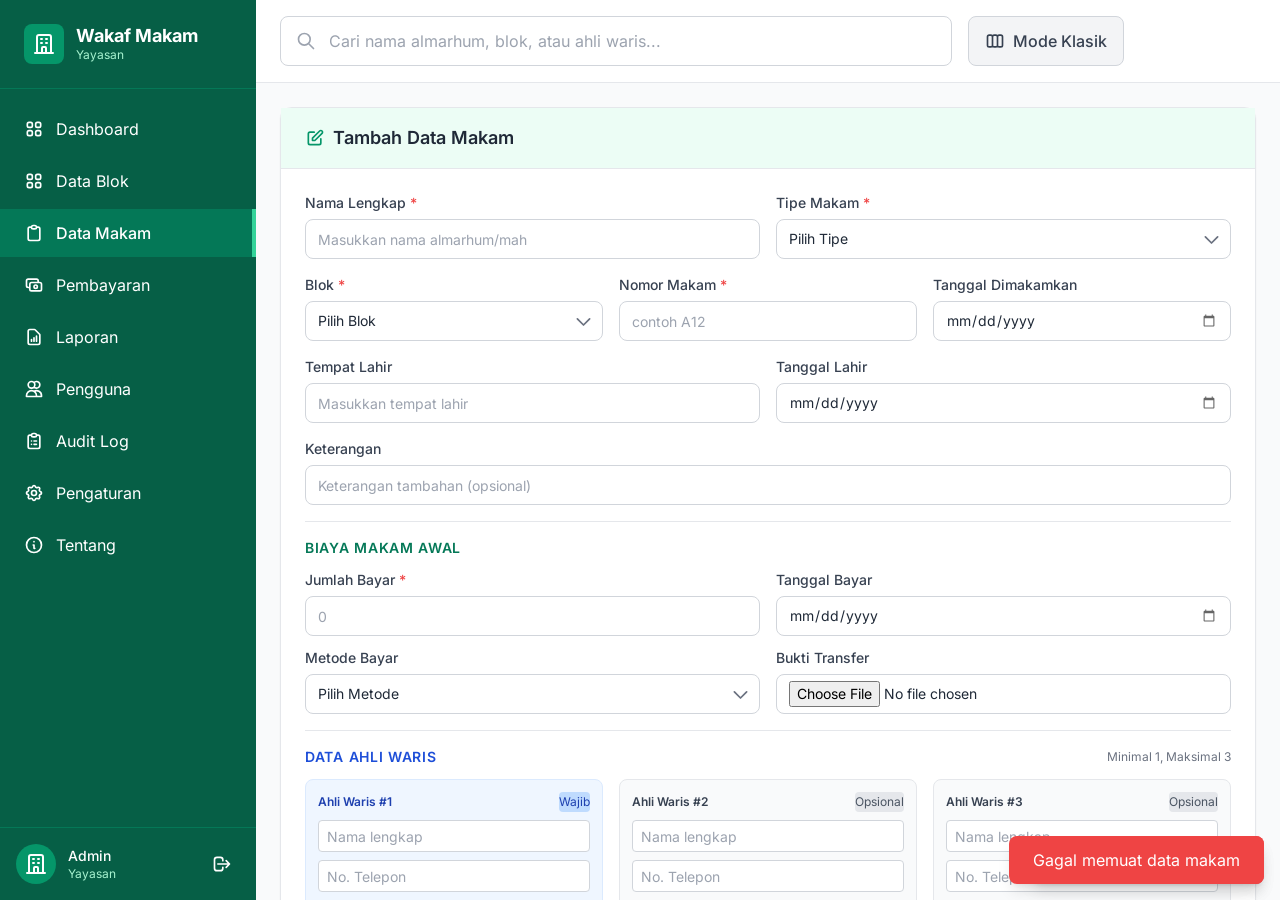
<file: src/data-makam.html>
<!DOCTYPE html>
<html lang="id">
<head>
    <meta charset="UTF-8">
    <meta name="viewport" content="width=device-width, initial-scale=1.0">
    <title>Data Makam - Sistem Wakaf Makam</title>
    <link rel="stylesheet" href="assets/css/tailwind.min.css">
    <link rel="stylesheet" href="assets/css/inter-font.css">
    <style>
        body { font-family: 'Inter', system-ui, -apple-system, sans-serif; }
        .scrollbar-thin::-webkit-scrollbar { height: 8px; width: 8px; }
        .scrollbar-thin::-webkit-scrollbar-track { background: #f1f5f9; }
        .scrollbar-thin::-webkit-scrollbar-thumb { background: #cbd5e1; border-radius: 4px; }
        .scrollbar-thin::-webkit-scrollbar-thumb:hover { background: #94a3b8; }
        nav.overflow-y-auto::-webkit-scrollbar { width: 6px; }
        nav.overflow-y-auto::-webkit-scrollbar-track { background: transparent; }
        nav.overflow-y-auto::-webkit-scrollbar-thumb { background: #065f46; border-radius: 3px; }
        nav.overflow-y-auto::-webkit-scrollbar-thumb:hover { background: #047857; }
        
        /* Force white background for all form elements */
        input, select, textarea {
            background-color: white !important;
            color: #1f2937 !important;
        }
        
        input[readonly], input:disabled {
            background-color: #f3f4f6 !important;
        }
        
        /* Select specific styling */
        select {
            -webkit-appearance: none;
            -moz-appearance: none;
            appearance: none;
            background-image: url("data:image/svg+xml,%3Csvg xmlns='http://www.w3.org/2000/svg' fill='none' viewBox='0 0 24 24' stroke='%236b7280'%3E%3Cpath stroke-linecap='round' stroke-linejoin='round' stroke-width='2' d='M19 9l-7 7-7-7'%3E%3C/path%3E%3C/svg%3E") !important;
            background-repeat: no-repeat !important;
            background-position: right 0.5rem center !important;
            background-size: 1.5em 1.5em !important;
            padding-right: 2.5rem !important;
        }
        
        select option {
            background-color: white !important;
            color: #1f2937 !important;
        }
        
        /* Date input calendar icon styling */
        input[type="date"]::-webkit-calendar-picker-indicator {
            filter: invert(0.4);
            cursor: pointer;
        }
    </style>
    <script type="module" src="main.js"></script>
    <script type="module" src="data-makam.js"></script>
    <!-- SheetJS for Excel export -->
    <script src="assets/js/xlsx.full.min.js"></script>
</head>
<body class="bg-gray-50 text-gray-800">

    <div class="flex h-screen overflow-hidden">
        <!-- SIDEBAR -->
        <aside class="w-64 bg-emerald-800 text-white flex flex-col flex-shrink-0">
            <div class="p-6 border-b border-emerald-700">
                <div class="flex items-center gap-3">
                    <div class="w-10 h-10 bg-emerald-600 rounded-lg flex items-center justify-center">
                        <svg class="w-6 h-6" fill="none" stroke="currentColor" viewBox="0 0 24 24">
                            <path stroke-linecap="round" stroke-linejoin="round" stroke-width="2" d="M19 21V5a2 2 0 00-2-2H7a2 2 0 00-2 2v16m14 0h2m-2 0h-5m-9 0H3m2 0h5M9 7h1m-1 4h1m4-4h1m-1 4h1m-5 10v-5a1 1 0 011-1h2a1 1 0 011 1v5m-4 0h4"></path>
                        </svg>
                    </div>
                    <div>
                        <h1 class="font-bold text-lg leading-tight">Wakaf Makam</h1>
                        <p class="text-xs text-emerald-200">Yayasan</p>
                    </div>
                </div>
            </div>

            <nav class="flex-1 py-4 overflow-y-auto scrollbar-thin">
                <ul class="space-y-1">
                    <li>
                        <a href="index.html" class="flex items-center gap-3 px-6 py-3 hover:bg-emerald-700 transition-colors">
                            <svg class="w-5 h-5" fill="none" stroke="currentColor" viewBox="0 0 24 24">
                                <path stroke-linecap="round" stroke-linejoin="round" stroke-width="2" d="M4 6a2 2 0 012-2h2a2 2 0 012 2v2a2 2 0 01-2 2H6a2 2 0 01-2-2V6zM14 6a2 2 0 012-2h2a2 2 0 012 2v2a2 2 0 01-2 2h-2a2 2 0 01-2-2V6zM4 16a2 2 0 012-2h2a2 2 0 012 2v2a2 2 0 01-2 2H6a2 2 0 01-2-2v-2zM14 16a2 2 0 012-2h2a2 2 0 012 2v2a2 2 0 01-2 2h-2a2 2 0 01-2-2v-2z"></path>
                            </svg>
                            <span>Dashboard</span>
                        </a>
                    </li>
                    <li>
                        <a href="blok.html" class="flex items-center gap-3 px-6 py-3 hover:bg-emerald-700 transition-colors">
                            <svg class="w-5 h-5" fill="none" stroke="currentColor" viewBox="0 0 24 24">
                                <path stroke-linecap="round" stroke-linejoin="round" stroke-width="2" d="M4 6a2 2 0 012-2h2a2 2 0 012 2v2a2 2 0 01-2 2H6a2 2 0 01-2-2V6zM14 6a2 2 0 012-2h2a2 2 0 012 2v2a2 2 0 01-2 2h-2a2 2 0 01-2-2V6zM4 16a2 2 0 012-2h2a2 2 0 012 2v2a2 2 0 01-2 2H6a2 2 0 01-2-2v-2zM14 16a2 2 0 012-2h2a2 2 0 012 2v2a2 2 0 01-2 2h-2a2 2 0 01-2-2v-2z"></path>
                            </svg>
                            <span>Data Blok</span>
                        </a>
                    </li>
                    <li>
                        <a href="#" class="flex items-center gap-3 px-6 py-3 bg-emerald-700 border-r-4 border-emerald-400">
                            <svg class="w-5 h-5" fill="none" stroke="currentColor" viewBox="0 0 24 24">
                                <path stroke-linecap="round" stroke-linejoin="round" stroke-width="2" d="M9 5H7a2 2 0 00-2 2v12a2 2 0 002 2h10a2 2 0 002-2V7a2 2 0 00-2-2h-2M9 5a2 2 0 002 2h2a2 2 0 002-2M9 5a2 2 0 012-2h2a2 2 0 012 2"></path>
                            </svg>
                            <span class="font-medium">Data Makam</span>
                        </a>
                    </li>
                    <li>
                        <a href="pembayaran.html" class="flex items-center gap-3 px-6 py-3 hover:bg-emerald-700 transition-colors">
                            <svg class="w-5 h-5" fill="none" stroke="currentColor" viewBox="0 0 24 24">
                                <path stroke-linecap="round" stroke-linejoin="round" stroke-width="2" d="M17 9V7a2 2 0 00-2-2H5a2 2 0 00-2 2v6a2 2 0 002 2h2m2 4h10a2 2 0 002-2v-6a2 2 0 00-2-2H9a2 2 0 00-2 2v6a2 2 0 002 2zm7-5a2 2 0 11-4 0 2 2 0 014 0z"></path>
                            </svg>
                            <span>Pembayaran</span>
                        </a>
                    </li>
                    <li>
                        <a href="laporan.html" class="flex items-center gap-3 px-6 py-3 hover:bg-emerald-700 transition-colors">
                            <svg class="w-5 h-5" fill="none" stroke="currentColor" viewBox="0 0 24 24">
                                <path stroke-linecap="round" stroke-linejoin="round" stroke-width="2" d="M9 17v-2m3 2v-4m3 4v-6m2 10H7a2 2 0 01-2-2V5a2 2 0 012-2h5.586a1 1 0 01.707.293l5.414 5.414a1 1 0 01.293.707V19a2 2 0 01-2 2z"></path>
                            </svg>
                            <span>Laporan</span>
                        </a>
                    </li>
                    <li class="admin-only">
                        <a href="pengguna.html" class="flex items-center gap-3 px-6 py-3 hover:bg-emerald-700 transition-colors">
                            <svg class="w-5 h-5" fill="none" stroke="currentColor" viewBox="0 0 24 24">
                                <path stroke-linecap="round" stroke-linejoin="round" stroke-width="2" d="M12 4.354a4 4 0 110 5.292M15 21H3v-1a6 6 0 0112 0v1zm0 0h6v-1a6 6 0 00-9-5.197M13 7a4 4 0 11-8 0 4 4 0 018 0z"></path>
                            </svg>
                            <span>Pengguna</span>
                        </a>
                    </li>
                    <li class="admin-only">
                        <a href="audit-log.html" class="flex items-center gap-3 px-6 py-3 hover:bg-emerald-700 transition-colors">
                            <svg class="w-5 h-5" fill="none" stroke="currentColor" viewBox="0 0 24 24">
                                <path stroke-linecap="round" stroke-linejoin="round" stroke-width="2" d="M9 5H7a2 2 0 00-2 2v12a2 2 0 002 2h10a2 2 0 002-2V7a2 2 0 00-2-2h-2M9 5a2 2 0 002 2h2a2 2 0 002-2M9 5a2 2 0 012-2h2a2 2 0 012 2m-3 7h3m-3 4h3m-6-4h.01M9 16h.01"></path>
                            </svg>
                            <span>Audit Log</span>
                        </a>
                    </li>
                    <li>
                        <a href="pengaturan.html" class="flex items-center gap-3 px-6 py-3 hover:bg-emerald-700 transition-colors">
                            <svg class="w-5 h-5" fill="none" stroke="currentColor" viewBox="0 0 24 24">
                                <path stroke-linecap="round" stroke-linejoin="round" stroke-width="2" d="M10.325 4.317c.426-1.756 2.924-1.756 3.35 0a1.724 1.724 0 002.573 1.066c1.543-.94 3.31.826 2.37 2.37a1.724 1.724 0 001.065 2.572c1.756.426 1.756 2.924 0 3.35a1.724 1.724 0 00-1.066 2.573c.94 1.543-.826 3.31-2.37 2.37a1.724 1.724 0 00-2.572 1.065c-.426 1.756-2.924 1.756-3.35 0a1.724 1.724 0 00-2.573-1.066c-1.543.94-3.31-.826-2.37-2.37a1.724 1.724 0 00-1.065-2.572c-1.756-.426-1.756-2.924 0-3.35a1.724 1.724 0 001.066-2.573c-.94-1.543.826-3.31 2.37-2.37.996.608 2.296.07 2.572-1.065z"></path>
                                <path stroke-linecap="round" stroke-linejoin="round" stroke-width="2" d="M15 12a3 3 0 11-6 0 3 3 0 016 0z"></path>
                            </svg>
                            <span>Pengaturan</span>
                        </a>
                    </li>
                    <li>
                        <a href="tentang.html" class="flex items-center gap-3 px-6 py-3 hover:bg-emerald-700 transition-colors">
                            <svg class="w-5 h-5" fill="none" stroke="currentColor" viewBox="0 0 24 24">
                                <path stroke-linecap="round" stroke-linejoin="round" stroke-width="2" d="M13 16h-1v-4h-1m1-4h.01M21 12a9 9 0 11-18 0 9 9 0 0118 0z"></path>
                            </svg>
                            <span>Tentang</span>
                        </a>
                    </li>
                </ul>
            </nav>

            <div class="p-4 border-t border-emerald-700">
                <div class="flex items-center justify-between">
                    <div class="flex items-center gap-3">
                        <div class="w-10 h-10 rounded-full bg-emerald-600 flex items-center justify-center">
                            <svg class="w-5 h-5" fill="none" stroke="currentColor" viewBox="0 0 24 24">
                                <path stroke-linecap="round" stroke-linejoin="round" stroke-width="2" d="M16 7a4 4 0 11-8 0 4 4 0 018 0zM12 14a7 7 0 00-7 7h14a7 7 0 00-7-7z"></path>
                            </svg>
                        </div>
                        <div>
                            <p class="font-medium text-sm sidebar-user-name">Admin</p>
                            <p class="text-xs text-emerald-200 sidebar-user-role">Petugas Makam</p>
                        </div>
                    </div>
                    <button id="logoutBtn" class="p-2 hover:bg-emerald-700 rounded-lg transition-colors" title="Logout">
                        <svg class="w-5 h-5" fill="none" stroke="currentColor" viewBox="0 0 24 24">
                            <path stroke-linecap="round" stroke-linejoin="round" stroke-width="2" d="M17 16l4-4m0 0l-4-4m4 4H7m6 4v1a3 3 0 01-3 3H6a3 3 0 01-3-3V7a3 3 0 013-3h4a3 3 0 013 3v1"></path>
                        </svg>
                    </button>
                </div>
            </div>
        </aside>

        <!-- MAIN CONTENT -->
        <main class="flex-1 flex flex-col min-w-0 overflow-auto scrollbar-thin">
            <!-- HEADER -->
            <header class="bg-white border-b border-gray-200 px-6 py-4">
                <div class="flex items-center gap-4">
                    <div class="flex-1 max-w-2xl">
                        <div class="relative">
                            <div class="absolute inset-y-0 left-0 pl-4 flex items-center pointer-events-none">
                                <svg class="w-5 h-5 text-gray-400" fill="none" stroke="currentColor" viewBox="0 0 24 24">
                                    <path stroke-linecap="round" stroke-linejoin="round" stroke-width="2" d="M21 21l-6-6m2-5a7 7 0 11-14 0 7 7 0 0114 0z"></path>
                                </svg>
                            </div>
                            <input type="text" placeholder="Cari nama almarhum, blok, atau ahli waris..." 
                                class="w-full pl-12 pr-4 py-3 bg-gray-50 border border-gray-300 rounded-lg text-base focus:outline-none focus:ring-2 focus:ring-emerald-500">
                        </div>
                    </div>
                    <div class="flex items-center gap-3 flex-shrink-0">
                        <button id="btnToggleView" type="button" class="relative z-10 px-4 py-3 bg-gray-100 hover:bg-gray-200 text-gray-700 font-medium rounded-lg flex items-center gap-2 transition-colors cursor-pointer border border-gray-300">
                            <svg id="iconClassic" class="w-5 h-5 hidden" fill="none" stroke="currentColor" viewBox="0 0 24 24">
                                <path stroke-linecap="round" stroke-linejoin="round" stroke-width="2" d="M9 17V7m0 10a2 2 0 01-2 2H5a2 2 0 01-2-2V7a2 2 0 012-2h2a2 2 0 012 2m0 10a2 2 0 002 2h2a2 2 0 002-2M9 7a2 2 0 012-2h2a2 2 0 012 2m0 10V7m0 10a2 2 0 002 2h2a2 2 0 002-2V7a2 2 0 00-2-2h-2a2 2 0 00-2 2"></path>
                            </svg>
                            <svg id="iconModern" class="w-5 h-5" fill="none" stroke="currentColor" viewBox="0 0 24 24">
                                <path stroke-linecap="round" stroke-linejoin="round" stroke-width="2" d="M4 6h16M4 12h16M4 18h16"></path>
                            </svg>
                            <span id="labelToggleView">Mode Modern</span>
                        </button>
                        <button id="btnTambahData" type="button" class="relative z-10 px-5 py-3 bg-emerald-600 hover:bg-emerald-700 text-white font-medium rounded-lg flex items-center gap-2 transition-colors cursor-pointer">
                            <svg class="w-5 h-5" fill="none" stroke="currentColor" viewBox="0 0 24 24">
                                <path stroke-linecap="round" stroke-linejoin="round" stroke-width="2" d="M12 4v16m8-8H4"></path>
                            </svg>
                            Tambah Data
                        </button>
                    </div>
                </div>
            </header>

            <!-- CONTENT -->
            <div class="p-6">
                
                <!-- CLASSIC FORM CONTAINER - Hanya muncul di mode klasik -->
                <div id="classicFormContainer" class="hidden mb-6">
                    <div class="bg-white rounded-xl border border-gray-200 shadow-sm">
                        <div class="px-6 py-4 border-b border-gray-200 bg-emerald-50 flex items-center justify-between">
                            <h2 class="text-lg font-semibold text-gray-800 flex items-center gap-2">
                                <svg class="w-5 h-5 text-emerald-600" fill="none" stroke="currentColor" viewBox="0 0 24 24">
                                    <path stroke-linecap="round" stroke-linejoin="round" stroke-width="2" d="M11 5H6a2 2 0 00-2 2v11a2 2 0 002 2h11a2 2 0 002-2v-5m-1.414-9.414a2 2 0 112.828 2.828L11.828 15H9v-2.828l8.586-8.586z"></path>
                                </svg>
                                <span id="classicFormTitle">Tambah Data Makam</span>
                            </h2>
                            <input type="hidden" id="classicEditId" value="">
                        </div>
                        
                        <div class="p-6">
                            <div class="grid grid-cols-2 gap-4 mb-4">
                                <!-- Nama Almarhum -->
                                <div>
                                    <label class="block text-sm font-medium text-gray-700 mb-1.5">Nama Lengkap <span class="text-red-500">*</span></label>
                                    <input type="text" id="classicNama" class="w-full h-10 px-3 bg-white border border-gray-300 rounded-lg focus:outline-none focus:ring-2 focus:ring-emerald-500 text-sm" placeholder="Masukkan nama almarhum/mah">
                                </div>
                                <!-- Tipe Makam -->
                                <div>
                                    <label class="block text-sm font-medium text-gray-700 mb-1.5">Tipe Makam <span class="text-red-500">*</span></label>
                                    <select id="classicTipeMakam" class="w-full h-10 px-3 bg-white border border-gray-300 rounded-lg focus:outline-none focus:ring-2 focus:ring-emerald-500 text-sm">
                                        <option value="">Pilih Tipe</option>
                                        <option value="new">Makam Baru</option>
                                        <option value="stacked">Makam Tumpuk</option>
                                    </select>
                                </div>
                            </div>
                            
                            <div class="grid grid-cols-3 gap-4 mb-4">
                                <!-- Blok -->
                                <div>
                                    <label class="block text-sm font-medium text-gray-700 mb-1.5">Blok <span class="text-red-500">*</span></label>
                                    <select id="classicBlockSelect" class="w-full h-10 px-3 bg-white border border-gray-300 rounded-lg focus:outline-none focus:ring-2 focus:ring-emerald-500 text-sm">
                                        <option value="">Pilih Blok</option>
                                    </select>
                                </div>
                                <!-- Nomor Makam -->
                                <div>
                                    <label class="block text-sm font-medium text-gray-700 mb-1.5">Nomor Makam <span class="text-red-500">*</span></label>
                                    <input type="text" id="classicNomor" class="w-full h-10 px-3 bg-white border border-gray-300 rounded-lg focus:outline-none focus:ring-2 focus:ring-emerald-500 text-sm" placeholder="contoh A12">
                                </div>
                                <!-- Tanggal Dimakamkan -->
                                <div>
                                    <label class="block text-sm font-medium text-gray-700 mb-1.5">Tanggal Dimakamkan</label>
                                    <input type="date" id="classicTanggal" class="w-full h-10 px-3 bg-white border border-gray-300 rounded-lg focus:outline-none focus:ring-2 focus:ring-emerald-500 text-sm">
                                </div>
                            </div>
                            
                            <div class="grid grid-cols-2 gap-4 mb-4">
                                <!-- Tempat Lahir -->
                                <div>
                                    <label class="block text-sm font-medium text-gray-700 mb-1.5">Tempat Lahir</label>
                                    <input type="text" id="classicTempatLahir" class="w-full h-10 px-3 bg-white border border-gray-300 rounded-lg focus:outline-none focus:ring-2 focus:ring-emerald-500 text-sm" placeholder="Masukkan tempat lahir">
                                </div>
                                <!-- Tanggal Lahir -->
                                <div>
                                    <label class="block text-sm font-medium text-gray-700 mb-1.5">Tanggal Lahir</label>
                                    <input type="date" id="classicTanggalLahir" class="w-full h-10 px-3 bg-white border border-gray-300 rounded-lg focus:outline-none focus:ring-2 focus:ring-emerald-500 text-sm">
                                </div>
                            </div>
                            
                            <div class="grid grid-cols-1 gap-4 mb-4">
                                <!-- Keterangan -->
                                <div>
                                    <label class="block text-sm font-medium text-gray-700 mb-1.5">Keterangan</label>
                                    <input type="text" id="classicKeterangan" class="w-full h-10 px-3 bg-white border border-gray-300 rounded-lg focus:outline-none focus:ring-2 focus:ring-emerald-500 text-sm" placeholder="Keterangan tambahan (opsional)">
                                </div>
                            </div>

                            <!-- Biaya Makam Awal -->
                            <div class="border-t border-gray-200 pt-4 mb-4">
                                <h3 class="text-sm font-semibold text-emerald-700 uppercase tracking-wider mb-3">Biaya Makam Awal</h3>
                                <div class="grid grid-cols-2 gap-4 mb-3">
                                    <div>
                                        <label class="block text-sm font-medium text-gray-700 mb-1.5">Jumlah Bayar <span class="text-red-500">*</span></label>
                                        <input type="number" id="classicInitialFeeAmount" min="0" class="w-full h-10 px-3 bg-white border border-gray-300 rounded-lg focus:outline-none focus:ring-2 focus:ring-emerald-500 text-sm" placeholder="0" required>
                                    </div>
                                    <div>
                                        <label class="block text-sm font-medium text-gray-700 mb-1.5">Tanggal Bayar</label>
                                        <input type="date" id="classicInitialFeePaymentDate" class="w-full h-10 px-3 bg-white border border-gray-300 rounded-lg focus:outline-none focus:ring-2 focus:ring-emerald-500 text-sm">
                                    </div>
                                </div>
                                <div class="grid grid-cols-2 gap-4">
                                    <div>
                                        <label class="block text-sm font-medium text-gray-700 mb-1.5">Metode Bayar</label>
                                        <select id="classicInitialFeePaymentMethod" class="w-full h-10 px-3 bg-white border border-gray-300 rounded-lg focus:outline-none focus:ring-2 focus:ring-emerald-500 text-sm">
                                            <option value="">Pilih Metode</option>
                                            <option value="cash">Tunai</option>
                                            <option value="transfer">Transfer Bank</option>
                                            <option value="qris">QRIS</option>
                                        </select>
                                    </div>
                                    <div>
                                        <label class="block text-sm font-medium text-gray-700 mb-1.5">Bukti Transfer</label>
                                        <input type="file" id="classicInitialFeePaymentProof" accept="image/*,.pdf" class="w-full h-10 px-3 py-1.5 bg-white border border-gray-300 rounded-lg focus:outline-none focus:ring-2 focus:ring-emerald-500 text-sm">
                                    </div>
                                </div>
                            </div>

                            <!-- Data Ahli Waris -->
                            <div class="border-t border-gray-200 pt-4 mt-4">
                                <div class="flex items-center justify-between mb-3">
                                    <h3 class="text-sm font-semibold text-blue-700 uppercase tracking-wider">Data Ahli Waris</h3>
                                    <span class="text-xs text-gray-500">Minimal 1, Maksimal 3</span>
                                </div>
                                
                                <div id="classicAhliWarisContainer" class="grid grid-cols-3 gap-4">
                                    <!-- Ahli Waris 1 (Wajib) -->
                                    <div class="p-3 bg-blue-50 rounded-lg border border-blue-100">
                                        <div class="flex items-center justify-between mb-2">
                                            <span class="text-xs font-semibold text-blue-800">Ahli Waris #1</span>
                                            <span class="text-xs bg-blue-200 text-blue-800 px-1.5 py-0.5 rounded">Wajib</span>
                                        </div>
                                        <div class="space-y-2">
                                            <input type="text" class="classic-heir-nama w-full h-8 px-2 bg-white border border-gray-300 rounded text-sm" placeholder="Nama lengkap">
                                            <input type="tel" class="classic-heir-telp w-full h-8 px-2 bg-white border border-gray-300 rounded text-sm" placeholder="No. Telepon">
                                            <select class="classic-heir-hubungan w-full h-8 px-2 bg-white border border-gray-300 rounded text-xs">
                                                <option value="">Hubungan</option>
                                                <option value="anak">Anak</option>
                                                <option value="istri">Istri</option>
                                                <option value="suami">Suami</option>
                                                <option value="cucu">Cucu</option>
                                                <option value="saudara">Saudara</option>
                                                <option value="lainnya">Lainnya</option>
                                            </select>
                                            <textarea class="classic-heir-alamat w-full px-2 py-1 bg-white border border-gray-300 rounded text-sm resize-none" rows="2" placeholder="Alamat lengkap"></textarea>
                                        </div>
                                    </div>
                                    
                                    <!-- Ahli Waris 2 (Opsional) -->
                                    <div class="p-3 bg-gray-50 rounded-lg border border-gray-200">
                                        <div class="flex items-center justify-between mb-2">
                                            <span class="text-xs font-semibold text-gray-700">Ahli Waris #2</span>
                                            <span class="text-xs bg-gray-200 text-gray-600 px-1.5 py-0.5 rounded">Opsional</span>
                                        </div>
                                        <div class="space-y-2">
                                            <input type="text" class="classic-heir-nama w-full h-8 px-2 bg-white border border-gray-300 rounded text-sm" placeholder="Nama lengkap">
                                            <input type="tel" class="classic-heir-telp w-full h-8 px-2 bg-white border border-gray-300 rounded text-sm" placeholder="No. Telepon">
                                            <select class="classic-heir-hubungan w-full h-8 px-2 bg-white border border-gray-300 rounded text-xs">
                                                <option value="">Hubungan</option>
                                                <option value="anak">Anak</option>
                                                <option value="istri">Istri</option>
                                                <option value="suami">Suami</option>
                                                <option value="cucu">Cucu</option>
                                                <option value="saudara">Saudara</option>
                                                <option value="lainnya">Lainnya</option>
                                            </select>
                                            <textarea class="classic-heir-alamat w-full px-2 py-1 bg-white border border-gray-300 rounded text-sm resize-none" rows="2" placeholder="Alamat lengkap"></textarea>
                                        </div>
                                    </div>
                                    
                                    <!-- Ahli Waris 3 (Opsional) -->
                                    <div class="p-3 bg-gray-50 rounded-lg border border-gray-200">
                                        <div class="flex items-center justify-between mb-2">
                                            <span class="text-xs font-semibold text-gray-700">Ahli Waris #3</span>
                                            <span class="text-xs bg-gray-200 text-gray-600 px-1.5 py-0.5 rounded">Opsional</span>
                                        </div>
                                        <div class="space-y-2">
                                            <input type="text" class="classic-heir-nama w-full h-8 px-2 bg-white border border-gray-300 rounded text-sm" placeholder="Nama lengkap">
                                            <input type="tel" class="classic-heir-telp w-full h-8 px-2 bg-white border border-gray-300 rounded text-sm" placeholder="No. Telepon">
                                            <select class="classic-heir-hubungan w-full h-8 px-2 bg-white border border-gray-300 rounded text-xs">
                                                <option value="">Hubungan</option>
                                                <option value="anak">Anak</option>
                                                <option value="istri">Istri</option>
                                                <option value="suami">Suami</option>
                                                <option value="cucu">Cucu</option>
                                                <option value="saudara">Saudara</option>
                                                <option value="lainnya">Lainnya</option>
                                            </select>
                                            <textarea class="classic-heir-alamat w-full px-2 py-1 bg-white border border-gray-300 rounded text-sm resize-none" rows="2" placeholder="Alamat lengkap"></textarea>
                                        </div>
                                    </div>
                                </div>
                            </div>
                            
                            <!-- Tombol Aksi -->
                            <div class="flex gap-3 mt-6 pt-4 border-t border-gray-200">
                                <button type="button" id="btnClassicReset" class="px-6 py-2.5 border border-gray-300 text-gray-700 font-medium rounded-lg hover:bg-gray-50 transition-colors">
                                    Batal / Reset
                                </button>
                                <button type="button" id="btnClassicSimpan" class="flex-1 px-6 py-2.5 bg-emerald-600 text-white font-medium rounded-lg hover:bg-emerald-700 transition-colors">
                                    Simpan Data
                                </button>
                            </div>
                        </div>
                    </div>
                </div>

                <!-- FILTER BAR -->
                <div class="bg-white rounded-xl border border-gray-200 p-4 mb-6">
                    <div class="flex flex-wrap items-center gap-4">
                        <div class="flex items-center gap-2">
                            <label class="text-sm font-medium text-gray-600">Blok:</label>
                            <select id="filterBlockSelect" class="px-3 py-2 bg-white border border-gray-300 rounded-lg text-sm focus:outline-none focus:ring-2 focus:ring-emerald-500">
                                <option value="">Semua Blok</option>
                            </select>
                        </div>
                        <div class="flex items-center gap-2">
                            <label class="text-sm font-medium text-gray-600">Urutkan:</label>
                            <select id="sortField" class="px-3 py-2 bg-white border border-gray-300 rounded-lg text-sm focus:outline-none focus:ring-2 focus:ring-emerald-500">
                                <option value="nama">Nama</option>
                                <option value="blok">Nomor Blok</option>
                                <option value="tanggal_wafat">Tanggal Dimakamkan</option>
                                <option value="tanggal_dibuat">Tanggal Data Dibuat</option>
                            </select>
                            <select id="sortOrder" class="px-3 py-2 bg-white border border-gray-300 rounded-lg text-sm focus:outline-none focus:ring-2 focus:ring-emerald-500">
                                <option value="asc">Terkecil</option>
                                <option value="desc">Terbesar</option>
                            </select>
                        </div>
                        <button id="btnExportExcel" class="ml-auto px-4 py-2 text-sm border border-gray-300 rounded-lg hover:bg-gray-50 flex items-center gap-2">
                            <svg class="w-4 h-4" fill="none" stroke="currentColor" viewBox="0 0 24 24">
                                <path stroke-linecap="round" stroke-linejoin="round" stroke-width="2" d="M4 16v1a3 3 0 003 3h10a3 3 0 003-3v-1m-4-4l-4 4m0 0l-4-4m4 4V4"></path>
                            </svg>
                            Export Excel
                        </button>
                    </div>
                </div>

                <!-- TABEL DATA MAKAM -->
                <div class="bg-white rounded-xl border border-gray-200 shadow-sm">
                    <div class="overflow-x-auto scrollbar-thin">
                        <table class="w-full min-w-max">
                            <thead class="bg-gray-50">
                                <tr>
                                    <th class="px-4 py-3 text-left text-xs font-semibold text-gray-500 uppercase tracking-wider border-r">No</th>
                                    <th class="px-4 py-3 text-center text-xs font-semibold text-gray-500 uppercase tracking-wider border-r">Nomor Blok</th>
                                    <th class="px-4 py-3 text-left text-xs font-semibold text-gray-500 uppercase tracking-wider border-r">Status Makam</th>
                                    <th class="px-4 py-3 text-left text-xs font-semibold text-gray-500 uppercase tracking-wider sticky left-0 bg-gray-50 z-10 border-r">Nama Almarhum/mah</th>
                                    <th class="px-4 py-3 text-left text-xs font-semibold text-gray-500 uppercase tracking-wider border-r">Tempat Lahir</th>
                                    <th class="px-4 py-3 text-left text-xs font-semibold text-gray-500 uppercase tracking-wider border-r">Tanggal Lahir</th>
                                    <th class="px-4 py-3 text-left text-xs font-semibold text-gray-500 uppercase tracking-wider border-r">Tanggal Dimakamkan</th>
                                    <th class="px-4 py-3 text-left text-xs font-semibold text-blue-600 uppercase tracking-wider border-r">Nama Ahli Waris #1</th>
                                    <th class="px-4 py-3 text-left text-xs font-semibold text-blue-600 uppercase tracking-wider border-r">No Telp AW #1</th>
                                    <th class="px-4 py-3 text-left text-xs font-semibold text-blue-600 uppercase tracking-wider border-r">Alamat</th>
                                    <th class="px-4 py-3 text-left text-xs font-semibold text-gray-500 uppercase tracking-wider border-r">Keterangan</th>
                                    <th class="px-4 py-3 text-left text-xs font-semibold text-gray-500 uppercase tracking-wider border-r">Biaya Makam</th>
                                    <th class="px-4 py-3 text-center text-xs font-semibold text-gray-500 uppercase tracking-wider">Aksi</th>
                                </tr>
                            </thead>
                            <tbody class="divide-y divide-gray-200 cursor-pointer" id="gravesTableBody">
                                <!-- Rows will be rendered by JavaScript -->
                            </tbody>
                        </table>
                    </div>
                    
                    <!-- Pagination -->
                    <div class="px-4 py-3 border-t border-gray-200 flex items-center justify-between">
                        <p class="text-sm text-gray-500">Menampilkan 1-10 dari 100 data</p>
                        <div class="flex gap-2">
                            <button class="px-3 py-1.5 text-sm border border-gray-300 rounded-lg hover:bg-gray-50 disabled:opacity-50" disabled>Sebelumnya</button>
                            <button class="px-3 py-1.5 text-sm border border-gray-300 rounded-lg hover:bg-gray-50">Berikutnya</button>
                        </div>
                    </div>
                </div>
            </div>
        </main>
    </div>

    <!-- MODAL TAMBAH DATA -->
    <div id="inputModal" class="fixed inset-0 z-50 hidden">
        <div class="absolute inset-0 bg-black/50 modal-backdrop" data-modal="inputModal"></div>
        <div class="absolute right-0 top-0 h-full w-full max-w-lg bg-white shadow-2xl transform transition-transform duration-300 translate-x-full" id="modalPanel">
            <div class="flex flex-col h-full">
                <div class="px-6 py-4 border-b border-gray-200 flex items-center justify-between bg-emerald-50">
                    <h2 class="text-lg font-semibold text-gray-800">Tambah Data Makam</h2>
                    <button class="p-2 hover:bg-gray-200 rounded-lg transition-colors btn-close-modal" data-modal="inputModal">
                        <svg class="w-5 h-5 text-gray-500" fill="none" stroke="currentColor" viewBox="0 0 24 24">
                            <path stroke-linecap="round" stroke-linejoin="round" stroke-width="2" d="M6 18L18 6M6 6l12 12"></path>
                        </svg>
                    </button>
                </div>

                <div class="flex-1 overflow-auto p-6 space-y-6">
                    <!-- Data Almarhum -->
                    <div class="border-b border-gray-100 pb-5">
                        <h3 class="text-sm font-semibold text-emerald-700 uppercase tracking-wider mb-4">Data Almarhum</h3>
                        <div class="space-y-4">
                            <div>
                                <label class="block text-sm font-medium text-gray-700 mb-1.5">Nama Lengkap <span class="text-red-500">*</span></label>
                                <input type="text" id="tambahNama" class="w-full h-11 px-3 bg-white border border-gray-300 rounded-lg focus:outline-none focus:ring-2 focus:ring-emerald-500 text-sm" placeholder="Masukkan nama almarhum/mah">
                            </div>
                            <div class="grid grid-cols-2 gap-4">
                                <div>
                                    <label class="block text-sm font-medium text-gray-700 mb-1.5">Blok <span class="text-red-500">*</span></label>
                                    <select id="tambahBlockSelect" class="w-full h-11 px-3 bg-white border border-gray-300 rounded-lg focus:outline-none focus:ring-2 focus:ring-emerald-500 text-sm">
                                        <option value="">Pilih Blok</option>
                                    </select>
                                </div>
                                <div>
                                    <label class="block text-sm font-medium text-gray-700 mb-1.5">Nomor Makam <span class="text-red-500">*</span></label>
                                    <input type="text" id="tambahNomor" class="w-full h-11 px-3 bg-white border border-gray-300 rounded-lg focus:outline-none focus:ring-2 focus:ring-emerald-500 text-sm" placeholder="contoh A12">
                                </div>
                            </div>
                            <div class="grid grid-cols-2 gap-4">
                                <div>
                                    <label class="block text-sm font-medium text-gray-700 mb-1.5">Tanggal Dimakamkan</label>
                                    <input type="date" id="tambahTanggal" class="w-full h-11 px-3 bg-white border border-gray-300 rounded-lg focus:outline-none focus:ring-2 focus:ring-emerald-500 text-sm">
                                </div>
                                <div>
                                    <label class="block text-sm font-medium text-gray-700 mb-1.5">Tipe Makam <span class="text-red-500">*</span></label>
                                    <select id="tambahTipeMakam" class="w-full h-11 px-3 bg-white border border-gray-300 rounded-lg focus:outline-none focus:ring-2 focus:ring-emerald-500 text-sm" required>
                                        <option value="">Pilih Tipe Makam</option>
                                        <option value="new">Makam Baru</option>
                                        <option value="stacked">Makam Tumpuk</option>
                                    </select>
                                </div>
                            </div>
                            <div class="grid grid-cols-2 gap-4">
                                <div>
                                    <label class="block text-sm font-medium text-gray-700 mb-1.5">Tempat Lahir</label>
                                    <input type="text" id="tambahTempatLahir" class="w-full h-11 px-3 bg-white border border-gray-300 rounded-lg focus:outline-none focus:ring-2 focus:ring-emerald-500 text-sm" placeholder="Masukkan tempat lahir">
                                </div>
                                <div>
                                    <label class="block text-sm font-medium text-gray-700 mb-1.5">Tanggal Lahir</label>
                                    <input type="date" id="tambahTanggalLahir" class="w-full h-11 px-3 bg-white border border-gray-300 rounded-lg focus:outline-none focus:ring-2 focus:ring-emerald-500 text-sm">
                                </div>
                            </div>
                            <div>
                                <label class="block text-sm font-medium text-gray-700 mb-1.5">Keterangan</label>
                                <input type="text" id="tambahKeterangan" class="w-full h-11 px-3 bg-white border border-gray-300 rounded-lg focus:outline-none focus:ring-2 focus:ring-emerald-500 text-sm" placeholder="Keterangan tambahan (opsional)">
                            </div>
                            <div class="border-t border-gray-100 pt-4 mt-2">
                                <h4 class="text-sm font-semibold text-emerald-700 uppercase tracking-wider mb-3">Biaya Makam Awal</h4>
                                <div class="grid grid-cols-2 gap-4 mb-3">
                                    <div>
                                        <label class="block text-sm font-medium text-gray-700 mb-1.5">Jumlah Bayar <span class="text-red-500">*</span></label>
                                        <input type="number" id="tambahInitialFeeAmount" min="0" class="w-full h-11 px-3 bg-white border border-gray-300 rounded-lg focus:outline-none focus:ring-2 focus:ring-emerald-500 text-sm" placeholder="0" required>
                                    </div>
                                    <div>
                                        <label class="block text-sm font-medium text-gray-700 mb-1.5">Tanggal Bayar</label>
                                        <input type="date" id="tambahInitialFeePaymentDate" class="w-full h-11 px-3 bg-white border border-gray-300 rounded-lg focus:outline-none focus:ring-2 focus:ring-emerald-500 text-sm">
                                    </div>
                                </div>
                                <div class="grid grid-cols-2 gap-4">
                                    <div>
                                        <label class="block text-sm font-medium text-gray-700 mb-1.5">Metode Bayar</label>
                                        <select id="tambahInitialFeePaymentMethod" class="w-full h-11 px-3 bg-white border border-gray-300 rounded-lg focus:outline-none focus:ring-2 focus:ring-emerald-500 text-sm">
                                            <option value="">Pilih Metode</option>
                                            <option value="cash">Tunai</option>
                                            <option value="transfer">Transfer Bank</option>
                                            <option value="qris">QRIS</option>
                                        </select>
                                    </div>
                                    <div>
                                        <label class="block text-sm font-medium text-gray-700 mb-1.5">Bukti Transfer</label>
                                        <input type="file" id="tambahInitialFeePaymentProof" accept="image/*,.pdf" class="w-full h-11 px-3 py-2 bg-white border border-gray-300 rounded-lg focus:outline-none focus:ring-2 focus:ring-emerald-500 text-sm">
                                    </div>
                                </div>
                            </div>
                        </div>
                    </div>

                    <!-- Data Ahli Waris - Dinamis -->
                    <div class="pb-5">
                        <div class="flex items-center justify-between mb-4">
                            <h3 class="text-sm font-semibold text-blue-700 uppercase tracking-wider">Data Ahli Waris</h3>
                            <span class="text-xs text-gray-500">Minimal 1, Maksimal 3</span>
                        </div>
                        
                        <div id="ahliWarisContainer" class="space-y-4">
                            <!-- Ahli Waris 1 (Wajib) -->
                            <div class="p-4 bg-blue-50 rounded-xl border border-blue-100">
                                <div class="flex items-center justify-between mb-3">
                                    <span class="text-sm font-semibold text-blue-800">Ahli Waris #1</span>
                                    <span class="text-xs bg-blue-200 text-blue-800 px-2 py-0.5 rounded">Wajib</span>
                                </div>
                                <div class="space-y-3">
                                    <div>
                                        <label class="block text-xs font-medium text-gray-600 mb-1">Nama Lengkap</label>
                                        <input type="text" class="heir-nama w-full h-9 px-3 bg-white border border-gray-300 rounded-lg focus:outline-none focus:ring-2 focus:ring-blue-500 text-sm" placeholder="Nama ahli waris pertama">
                                    </div>
                                    <div class="grid grid-cols-2 gap-3">
                                        <div>
                                            <label class="block text-xs font-medium text-gray-600 mb-1">Nomor Telepon</label>
                                            <input type="tel" class="heir-telp w-full h-9 px-3 bg-white border border-gray-300 rounded-lg focus:outline-none focus:ring-2 focus:ring-blue-500 text-sm" placeholder="08xxxxxxxx">
                                        </div>
                                        <div>
                                            <label class="block text-xs font-medium text-gray-600 mb-1">Hubungan</label>
                                            <select class="heir-hubungan w-full h-9 px-3 bg-white border border-gray-300 rounded-lg focus:outline-none focus:ring-2 focus:ring-blue-500 text-xs">
                                                <option value="">Pilih</option>
                                                <option value="anak">Anak</option>
                                                <option value="istri">Istri</option>
                                                <option value="suami">Suami</option>
                                                <option value="cucu">Cucu</option>
                                                <option value="saudara">Saudara</option>
                                                <option value="lainnya">Lainnya</option>
                                            </select>
                                        </div>
                                    </div>
                                    <div>
                                        <label class="block text-xs font-medium text-gray-600 mb-1">Alamat Lengkap</label>
                                        <textarea class="heir-alamat w-full px-3 py-2 bg-white border border-gray-300 rounded-lg focus:outline-none focus:ring-2 focus:ring-blue-500 text-sm" rows="2" placeholder="Alamat lengkap ahli waris"></textarea>
                                    </div>
                                </div>
                            </div>
                        </div>

                        <!-- Tombol Tambah/Hapus Ahli Waris -->
                        <div class="flex gap-3 mt-4">
                            <button type="button" id="btnTambahWaris" class="flex-1 px-4 py-2 border border-blue-300 text-blue-700 rounded-lg hover:bg-blue-50 transition-colors text-sm font-medium flex items-center justify-center gap-2">
                                <svg class="w-4 h-4" fill="none" stroke="currentColor" viewBox="0 0 24 24">
                                    <path stroke-linecap="round" stroke-linejoin="round" stroke-width="2" d="M12 4v16m8-8H4"></path>
                                </svg>
                                Tambah Ahli Waris
                            </button>
                            <button type="button" id="btnHapusWaris" class="hidden px-4 py-2 border border-red-300 text-red-700 rounded-lg hover:bg-red-50 transition-colors text-sm font-medium flex items-center justify-center gap-2">
                                <svg class="w-4 h-4" fill="none" stroke="currentColor" viewBox="0 0 24 24">
                                    <path stroke-linecap="round" stroke-linejoin="round" stroke-width="2" d="M19 7l-.867 12.142A2 2 0 0116.138 21H7.862a2 2 0 01-1.995-1.858L5 7m5 4v6m4-6v6m1-10V4a1 1 0 00-1-1h-4a1 1 0 00-1 1v3M4 7h16"></path>
                                </svg>
                                Hapus Ahli Waris Terakhir
                            </button>
                        </div>
                    </div>
                </div>

                <div class="px-6 py-4 border-t border-gray-200 flex gap-3">
                    <button class="flex-1 px-4 py-2.5 border border-gray-300 text-gray-700 font-medium rounded-lg hover:bg-gray-50 transition-colors btn-close-modal" data-modal="inputModal">Batal</button>
                    <button id="btnSimpanData" class="flex-1 px-4 py-2.5 bg-emerald-600 text-white font-medium rounded-lg hover:bg-emerald-700 transition-colors">Simpan Data</button>
                </div>
            </div>
        </div>
    </div>

    <!-- MODAL EDIT DATA -->
    <div id="editModal" class="fixed inset-0 z-50 hidden">
        <div class="absolute inset-0 bg-black/50 modal-backdrop" data-modal="editModal"></div>
        <div class="absolute right-0 top-0 h-full w-full max-w-lg bg-white shadow-2xl transform transition-transform duration-300 translate-x-full" id="editModalPanel">
            <div class="flex flex-col h-full">
                <div class="px-6 py-4 border-b border-gray-200 flex items-center justify-between bg-blue-50">
                    <h2 class="text-lg font-semibold text-gray-800">Edit Data Makam</h2>
                    <button class="p-2 hover:bg-gray-200 rounded-lg transition-colors btn-close-modal" data-modal="editModal">
                        <svg class="w-5 h-5 text-gray-500" fill="none" stroke="currentColor" viewBox="0 0 24 24">
                            <path stroke-linecap="round" stroke-linejoin="round" stroke-width="2" d="M6 18L18 6M6 6l12 12"></path>
                        </svg>
                    </button>
                </div>

                <div class="flex-1 overflow-auto p-6 space-y-6">
                    <!-- Data Almarhum -->
                    <div class="border-b border-gray-100 pb-5">
                        <h3 class="text-sm font-semibold text-blue-700 uppercase tracking-wider mb-4">Data Almarhum</h3>
                        <div class="space-y-4">
                            <div>
                                <label class="block text-sm font-medium text-gray-700 mb-1.5">Nama Lengkap <span class="text-red-500">*</span></label>
                                <input type="text" id="editNama" class="w-full h-11 px-3 bg-white border border-gray-300 rounded-lg focus:outline-none focus:ring-2 focus:ring-blue-500 text-sm" placeholder="Masukkan nama almarhum/mah">
                            </div>
                            <div class="grid grid-cols-2 gap-4">
                                <div>
                                    <label class="block text-sm font-medium text-gray-700 mb-1.5">Blok <span class="text-red-500">*</span></label>
                                    <select id="editBlockSelect" class="w-full h-11 px-3 bg-white border border-gray-300 rounded-lg focus:outline-none focus:ring-2 focus:ring-blue-500 text-sm">
                                        <option value="">Pilih Blok</option>
                                    </select>
                                </div>
                                <div>
                                    <label class="block text-sm font-medium text-gray-700 mb-1.5">Nomor Makam <span class="text-red-500">*</span></label>
                                    <input type="text" id="editNomor" class="w-full h-11 px-3 bg-white border border-gray-300 rounded-lg focus:outline-none focus:ring-2 focus:ring-blue-500 text-sm" placeholder="contoh A12">
                                </div>
                            </div>
                            <div class="grid grid-cols-2 gap-4">
                                <div>
                                    <label class="block text-sm font-medium text-gray-700 mb-1.5">Tanggal Dimakamkan</label>
                                    <input type="date" id="editTanggal" class="w-full h-11 px-3 bg-white border border-gray-300 rounded-lg focus:outline-none focus:ring-2 focus:ring-blue-500 text-sm">
                                </div>
                                <div>
                                    <label class="block text-sm font-medium text-gray-700 mb-1.5">Tipe Makam <span class="text-red-500">*</span></label>
                                    <select id="editTipeMakam" class="w-full h-11 px-3 bg-white border border-gray-300 rounded-lg focus:outline-none focus:ring-2 focus:ring-blue-500 text-sm" required>
                                        <option value="">Pilih Tipe Makam</option>
                                        <option value="new">Makam Baru</option>
                                        <option value="stacked">Makam Tumpuk</option>
                                    </select>
                                </div>
                            </div>
                            <div class="grid grid-cols-2 gap-4">
                                <div>
                                    <label class="block text-sm font-medium text-gray-700 mb-1.5">Tempat Lahir</label>
                                    <input type="text" id="editTempatLahir" class="w-full h-11 px-3 bg-white border border-gray-300 rounded-lg focus:outline-none focus:ring-2 focus:ring-blue-500 text-sm" placeholder="Masukkan tempat lahir">
                                </div>
                                <div>
                                    <label class="block text-sm font-medium text-gray-700 mb-1.5">Tanggal Lahir</label>
                                    <input type="date" id="editTanggalLahir" class="w-full h-11 px-3 bg-white border border-gray-300 rounded-lg focus:outline-none focus:ring-2 focus:ring-blue-500 text-sm">
                                </div>
                            </div>
                            <div>
                                <label class="block text-sm font-medium text-gray-700 mb-1.5">Keterangan</label>
                                <input type="text" id="editKeterangan" class="w-full h-11 px-3 bg-white border border-gray-300 rounded-lg focus:outline-none focus:ring-2 focus:ring-blue-500 text-sm" placeholder="Keterangan tambahan (opsional)">
                            </div>
                            <div class="border-t border-gray-100 pt-4 mt-2">
                                <h4 class="text-sm font-semibold text-blue-700 uppercase tracking-wider mb-3">Biaya Makam Awal</h4>
                                <div class="grid grid-cols-2 gap-4 mb-3">
                                    <div>
                                        <label class="block text-sm font-medium text-gray-700 mb-1.5">Jumlah Bayar <span class="text-red-500">*</span></label>
                                        <input type="number" id="editInitialFeeAmount" min="0" class="w-full h-11 px-3 bg-white border border-gray-300 rounded-lg focus:outline-none focus:ring-2 focus:ring-blue-500 text-sm" placeholder="0" required>
                                    </div>
                                    <div>
                                        <label class="block text-sm font-medium text-gray-700 mb-1.5">Tanggal Bayar</label>
                                        <input type="date" id="editInitialFeePaymentDate" class="w-full h-11 px-3 bg-white border border-gray-300 rounded-lg focus:outline-none focus:ring-2 focus:ring-blue-500 text-sm">
                                    </div>
                                </div>
                                <div class="grid grid-cols-2 gap-4">
                                    <div>
                                        <label class="block text-sm font-medium text-gray-700 mb-1.5">Metode Bayar</label>
                                        <select id="editInitialFeePaymentMethod" class="w-full h-11 px-3 bg-white border border-gray-300 rounded-lg focus:outline-none focus:ring-2 focus:ring-blue-500 text-sm">
                                            <option value="">Pilih Metode</option>
                                            <option value="cash">Tunai</option>
                                            <option value="transfer">Transfer Bank</option>
                                            <option value="qris">QRIS</option>
                                        </select>
                                    </div>
                                    <div>
                                        <label class="block text-sm font-medium text-gray-700 mb-1.5">Bukti Transfer</label>
                                        <input type="file" id="editInitialFeePaymentProof" accept="image/*,.pdf" class="w-full h-11 px-3 py-2 bg-white border border-gray-300 rounded-lg focus:outline-none focus:ring-2 focus:ring-blue-500 text-sm">
                                    </div>
                                </div>
                            </div>
                        </div>
                    </div>

                    <!-- Data Ahli Waris - Dinamis -->
                    <div class="pb-5">
                        <div class="flex items-center justify-between mb-4">
                            <h3 class="text-sm font-semibold text-blue-700 uppercase tracking-wider">Data Ahli Waris</h3>
                            <span class="text-xs text-gray-500">Minimal 1, Maksimal 3</span>
                        </div>
                        
                        <div id="editAhliWarisContainer" class="space-y-4">
                            <!-- Ahli Waris akan diisi oleh JavaScript -->
                        </div>

                        <!-- Tombol Tambah/Hapus Ahli Waris -->
                        <div class="flex gap-3 mt-4">
                            <button type="button" id="btnTambahWarisEdit" class="flex-1 px-4 py-2 border border-blue-300 text-blue-700 rounded-lg hover:bg-blue-50 transition-colors text-sm font-medium flex items-center justify-center gap-2">
                                <svg class="w-4 h-4" fill="none" stroke="currentColor" viewBox="0 0 24 24">
                                    <path stroke-linecap="round" stroke-linejoin="round" stroke-width="2" d="M12 4v16m8-8H4"></path>
                                </svg>
                                Tambah Ahli Waris
                            </button>
                            <button type="button" id="btnHapusWarisEdit" class="hidden px-4 py-2 border border-red-300 text-red-700 rounded-lg hover:bg-red-50 transition-colors text-sm font-medium flex items-center justify-center gap-2">
                                <svg class="w-4 h-4" fill="none" stroke="currentColor" viewBox="0 0 24 24">
                                    <path stroke-linecap="round" stroke-linejoin="round" stroke-width="2" d="M19 7l-.867 12.142A2 2 0 0116.138 21H7.862a2 2 0 01-1.995-1.858L5 7m5 4v6m4-6v6m1-10V4a1 1 0 00-1-1h-4a1 1 0 00-1 1v3M4 7h16"></path>
                                </svg>
                                Hapus Ahli Waris Terakhir
                            </button>
                        </div>
                    </div>
                </div>

                <div class="px-6 py-4 border-t border-gray-200 flex gap-3">
                    <button class="flex-1 px-4 py-2.5 border border-gray-300 text-gray-700 font-medium rounded-lg hover:bg-gray-50 transition-colors btn-close-modal" data-modal="editModal">Batal</button>
                    <button id="btnSimpanEdit" class="flex-1 px-4 py-2.5 bg-blue-600 text-white font-medium rounded-lg hover:bg-blue-700 transition-colors">Simpan Perubahan</button>
                </div>
            </div>
        </div>
    </div>

    <!-- MODAL HAPUS DATA -->
    <div id="deleteModal" class="fixed inset-0 z-50 hidden">
        <div class="absolute inset-0 bg-black/50 modal-backdrop" data-modal="deleteModal"></div>
        <div class="absolute inset-0 flex items-center justify-center p-4">
            <div class="bg-white rounded-2xl shadow-2xl w-full max-w-sm transform transition-all" id="deleteModalPanel">
                <div class="p-6 text-center">
                    <div class="w-16 h-16 bg-red-100 rounded-full flex items-center justify-center mx-auto mb-4">
                        <svg class="w-8 h-8 text-red-600" fill="none" stroke="currentColor" viewBox="0 0 24 24">
                            <path stroke-linecap="round" stroke-linejoin="round" stroke-width="2" d="M19 7l-.867 12.142A2 2 0 0116.138 21H7.862a2 2 0 01-1.995-1.858L5 7m5 4v6m4-6v6m1-10V4a1 1 0 00-1-1h-4a1 1 0 00-1 1v3M4 7h16"></path>
                        </svg>
                    </div>
                    <h3 class="text-lg font-semibold text-gray-800 mb-2">Konfirmasi Hapus</h3>
                    <p class="text-sm text-gray-500 mb-6">Apakah Anda yakin ingin menghapus data <strong id="deleteNama" class="text-gray-800">-</strong>? Data yang dihapus tidak dapat dikembalikan.</p>
                    
                    <div class="flex gap-3">
                        <button class="flex-1 px-4 py-2.5 border border-gray-300 text-gray-700 font-medium rounded-lg hover:bg-gray-50 transition-colors btn-close-modal" data-modal="deleteModal">Batal</button>
                        <button id="btnConfirmDelete" class="flex-1 px-4 py-2.5 bg-red-600 text-white font-medium rounded-lg hover:bg-red-700 transition-colors">Hapus Data</button>
                    </div>
                </div>
            </div>
        </div>
    </div>

    <!-- MODAL DETAIL DATA MAKAM -->
    <div id="detailModal" class="fixed inset-0 z-50 hidden">
        <div class="absolute inset-0 bg-black/50 modal-backdrop" data-modal="detailModal"></div>
        <div class="absolute inset-0 flex items-start justify-center p-4 overflow-y-auto">
            <div class="bg-white rounded-2xl shadow-2xl w-full max-w-3xl max-h-[80vh] sm:max-h-[85vh] flex flex-col transform transition-all my-auto" id="detailModalPanel">
                <!-- Header -->
                <div class="sticky top-0 bg-white border-b border-gray-200 px-6 py-4 flex items-center justify-between z-10">
                    <div class="flex items-center gap-3">
                        <div class="w-10 h-10 bg-emerald-100 rounded-xl flex items-center justify-center">
                            <svg class="w-5 h-5 text-emerald-600" fill="none" stroke="currentColor" viewBox="0 0 24 24">
                                <path stroke-linecap="round" stroke-linejoin="round" stroke-width="2" d="M9 12h6m-6 4h6m2 5H7a2 2 0 01-2-2V5a2 2 0 012-2h5.586a1 1 0 01.707.293l5.414 5.414a1 1 0 01.293.707V19a2 2 0 01-2 2z"></path>
                            </svg>
                        </div>
                        <div>
                            <h3 class="text-lg font-semibold text-gray-800">Detail Data Makam</h3>
                            <p class="text-sm text-gray-500">Informasi lengkap almarhum dan ahli waris</p>
                        </div>
                    </div>
                    <button class="p-2 hover:bg-gray-100 rounded-lg transition-colors btn-close-modal" data-modal="detailModal">
                        <svg class="w-5 h-5 text-gray-400" fill="none" stroke="currentColor" viewBox="0 0 24 24">
                            <path stroke-linecap="round" stroke-linejoin="round" stroke-width="2" d="M6 18L18 6M6 6l12 12"></path>
                        </svg>
                    </button>
                </div>

                <!-- Content -->
                <div class="p-6 space-y-6 overflow-y-auto flex-1">
                    <!-- Data Almarhum -->
                    <div class="bg-gray-50 rounded-xl p-5">
                        <h4 class="text-sm font-semibold text-emerald-700 uppercase tracking-wider mb-4 flex items-center gap-2">
                            <svg class="w-4 h-4" fill="none" stroke="currentColor" viewBox="0 0 24 24">
                                <path stroke-linecap="round" stroke-linejoin="round" stroke-width="2" d="M16 7a4 4 0 11-8 0 4 4 0 018 0zM12 14a7 7 0 00-7 7h14a7 7 0 00-7-7z"></path>
                            </svg>
                            Data Almarhum
                        </h4>
                        <div class="grid grid-cols-2 gap-4">
                            <div class="col-span-2">
                                <label class="text-xs text-gray-500 mb-1 block">Nama Lengkap</label>
                                <p class="text-base font-medium text-gray-800" id="detailNamaAlmarhum">-</p>
                            </div>
                            <div>
                                <label class="text-xs text-gray-500 mb-1 block">Blok & Nomor Makam</label>
                                <p class="text-sm font-medium text-gray-800" id="detailBlokNomor">-</p>
                            </div>
                            <div>
                                <label class="text-xs text-gray-500 mb-1 block">Tipe Makam</label>
                                <p class="text-sm font-medium text-gray-800" id="detailTipeMakam">-</p>
                            </div>
                            <div>
                                <label class="text-xs text-gray-500 mb-1 block">Tempat Lahir</label>
                                <p class="text-sm text-gray-800" id="detailTempatLahir">-</p>
                            </div>
                            <div>
                                <label class="text-xs text-gray-500 mb-1 block">Tanggal Lahir</label>
                                <p class="text-sm text-gray-800" id="detailTanggalLahir">-</p>
                            </div>
                            <div>
                                <label class="text-xs text-gray-500 mb-1 block">Tanggal Dimakamkan</label>
                                <p class="text-sm text-gray-800" id="detailTanggalDimakamkan">-</p>
                            </div>
                            <div class="col-span-2">
                                <label class="text-xs text-gray-500 mb-1 block">Keterangan</label>
                                <p class="text-sm text-gray-800" id="detailKeterangan">-</p>
                            </div>
                        </div>

                        <div class="border-t border-gray-200 pt-4 mt-4">
                            <h4 class="text-sm font-semibold text-emerald-700 uppercase tracking-wider mb-4 flex items-center gap-2">
                                <svg class="w-4 h-4" fill="none" stroke="currentColor" viewBox="0 0 24 24">
                                    <path stroke-linecap="round" stroke-linejoin="round" stroke-width="2" d="M12 8c-1.657 0-3 .895-3 2s1.343 2 3 2 3 .895 3 2-1.343 2-3 2m0-8c1.11 0 2.08.402 2.599 1M12 8V7m0 1v8m0 0v1m0-1c-1.11 0-2.08-.402-2.599-1M21 12a9 9 0 11-18 0 9 9 0 0118 0z"></path>
                                </svg>
                                Biaya Makam Awal
                            </h4>
                            <div class="grid grid-cols-2 gap-4">
                                <div>
                                    <label class="text-xs text-gray-500 mb-1 block">Jumlah Bayar</label>
                                    <p class="text-sm font-medium text-gray-800" id="detailInitialFeeAmount">-</p>
                                </div>
                                <div>
                                    <label class="text-xs text-gray-500 mb-1 block">Tanggal Bayar</label>
                                    <p class="text-sm text-gray-800" id="detailInitialFeePaymentDate">-</p>
                                </div>
                                <div>
                                    <label class="text-xs text-gray-500 mb-1 block">Metode Bayar</label>
                                    <p class="text-sm text-gray-800" id="detailInitialFeePaymentMethod">-</p>
                                </div>
                                <div>
                                    <label class="text-xs text-gray-500 mb-1 block">Bukti Transfer</label>
                                    <div id="detailInitialFeePaymentProof">-</div>
                                </div>
                            </div>
                        </div>
                    </div>

                    <!-- Data Ahli Waris -->
                    <div>
                        <h4 class="text-sm font-semibold text-blue-700 uppercase tracking-wider mb-4 flex items-center gap-2">
                            <svg class="w-4 h-4" fill="none" stroke="currentColor" viewBox="0 0 24 24">
                                <path stroke-linecap="round" stroke-linejoin="round" stroke-width="2" d="M17 20h5v-2a3 3 0 00-5.356-1.857M17 20H7m10 0v-2c0-.656-.126-1.283-.356-1.857M7 20H2v-2a3 3 0 015.356-1.857M7 20v-2c0-.656.126-1.283.356-1.857m0 0a5.002 5.002 0 019.288 0M15 7a3 3 0 11-6 0 3 3 0 016 0zm6 3a2 2 0 11-4 0 2 2 0 014 0zM7 10a2 2 0 11-4 0 2 2 0 014 0z"></path>
                            </svg>
                            Data Ahli Waris
                        </h4>
                        <div id="detailAhliWarisContainer" class="space-y-4">
                            <!-- Ahli waris akan diisi oleh JavaScript -->
                        </div>
                    </div>
                </div>

                <!-- Footer -->
                <div class="sticky bottom-0 bg-white border-t border-gray-200 px-6 py-4 flex gap-3">
                    <button class="flex-1 px-4 py-2.5 border border-gray-300 text-gray-700 font-medium rounded-lg hover:bg-gray-50 transition-colors btn-close-modal" data-modal="detailModal">Tutup</button>
                    <button id="btnEditFromDetail" class="px-4 py-2.5 bg-blue-600 text-white font-medium rounded-lg hover:bg-blue-700 transition-colors flex items-center justify-center gap-2">
                        <svg class="w-4 h-4" fill="none" stroke="currentColor" viewBox="0 0 24 24">
                            <path stroke-linecap="round" stroke-linejoin="round" stroke-width="2" d="M15.232 5.232l3.536 3.536m-2.036-5.036a2.5 2.5 0 113.536 3.536L6.5 21.036H3v-3.572L16.732 3.732z"></path>
                        </svg>
                        Edit Data
                    </button>
                    <button id="btnDeleteFromDetail" class="px-4 py-2.5 bg-red-600 text-white font-medium rounded-lg hover:bg-red-700 transition-colors flex items-center justify-center gap-2">
                        <svg class="w-4 h-4" fill="none" stroke="currentColor" viewBox="0 0 24 24">
                            <path stroke-linecap="round" stroke-linejoin="round" stroke-width="2" d="M19 7l-.867 12.142A2 2 0 0116.138 21H7.862a2 2 0 01-1.995-1.858L5 7m5 4v6m4-6v6m1-10V4a1 1 0 00-1-1h-4a1 1 0 00-1 1v3M4 7h16"></path>
                        </svg>
                        Hapus Data
                    </button>
                </div>
            </div>
        </div>
    </div>

    <!-- MODAL EXPORT EXCEL - PILIH TAHUN -->
    <div id="exportExcelModal" class="fixed inset-0 z-50 hidden">
        <div class="absolute inset-0 bg-black/50 modal-backdrop" data-modal="exportExcelModal"></div>
        <div class="absolute inset-0 flex items-center justify-center p-4">
            <div class="bg-white rounded-2xl shadow-2xl w-full max-w-md transform transition-all" id="exportExcelPanel">
                <div class="p-6">
                    <div class="flex items-center justify-between mb-6">
                        <div class="flex items-center gap-3">
                            <div class="w-12 h-12 bg-emerald-100 rounded-xl flex items-center justify-center">
                                <svg class="w-6 h-6 text-emerald-600" fill="none" stroke="currentColor" viewBox="0 0 24 24">
                                    <path stroke-linecap="round" stroke-linejoin="round" stroke-width="2" d="M4 16v1a3 3 0 003 3h10a3 3 0 003-3v-1m-4-4l-4 4m0 0l-4-4m4 4V4"></path>
                                </svg>
                            </div>
                            <div>
                                <h3 class="text-lg font-semibold text-gray-800">Export Data Makam</h3>
                                <p class="text-sm text-gray-500">Export semua data makam ke Excel</p>
                            </div>
                        </div>
                        <button class="p-2 hover:bg-gray-100 rounded-lg transition-colors btn-close-modal" data-modal="exportExcelModal">
                            <svg class="w-5 h-5 text-gray-400" fill="none" stroke="currentColor" viewBox="0 0 24 24">
                                <path stroke-linecap="round" stroke-linejoin="round" stroke-width="2" d="M6 18L18 6M6 6l12 12"></path>
                            </svg>
                        </button>
                    </div>
                    
                    <div class="space-y-4">
                        <!-- Info jumlah data -->
                        <div class="bg-gray-50 rounded-lg p-4">
                            <div class="flex items-center justify-between text-sm">
                                <span class="text-gray-600">Data yang akan diexport:</span>
                                <span class="font-semibold text-emerald-600" id="exportDataCount">-</span>
                            </div>
                        </div>
                        

                    </div>
                    
                    <div class="flex gap-3 mt-6">
                        <button class="flex-1 px-4 py-2.5 border border-gray-300 text-gray-700 font-medium rounded-lg hover:bg-gray-50 transition-colors btn-close-modal" data-modal="exportExcelModal">Batal</button>
                        <button id="btnConfirmExportExcel" class="flex-1 px-4 py-2.5 bg-emerald-600 text-white font-medium rounded-lg hover:bg-emerald-700 transition-colors flex items-center justify-center gap-2">
                            <svg class="w-4 h-4" fill="none" stroke="currentColor" viewBox="0 0 24 24">
                                <path stroke-linecap="round" stroke-linejoin="round" stroke-width="2" d="M4 16v1a3 3 0 003 3h10a3 3 0 003-3v-1m-4-4l-4 4m0 0l-4-4m4 4V4"></path>
                            </svg>
                            Export Excel
                        </button>
                    </div>
                </div>
            </div>
        </div>
    </div>

    <!-- MODAL SUKSES -->
    <div id="modalSukses" class="fixed inset-0 z-50 hidden">
        <div class="absolute inset-0 bg-black/50 modal-backdrop" data-modal="modalSukses"></div>
        <div class="absolute inset-0 flex items-center justify-center p-4">
            <div class="bg-white rounded-2xl shadow-2xl w-full max-w-sm p-6 text-center" id="suksesModalPanel">
                <div class="w-16 h-16 bg-emerald-100 rounded-full flex items-center justify-center mx-auto mb-4">
                    <svg class="w-8 h-8 text-emerald-600" fill="none" stroke="currentColor" viewBox="0 0 24 24">
                        <path stroke-linecap="round" stroke-linejoin="round" stroke-width="2" d="M5 13l4 4L19 7"></path>
                    </svg>
                </div>
                <h3 class="text-lg font-semibold text-gray-800 mb-2">Berhasil!</h3>
                <p class="text-sm text-gray-500 mb-6" id="suksesMessage">Operasi berhasil dilakukan.</p>
                <button id="btnCloseSuksesModal" class="w-full px-4 py-2.5 bg-emerald-600 text-white font-medium rounded-lg hover:bg-emerald-700 transition-colors">Tutup</button>
            </div>
        </div>
    </div>

    <!-- FINAL FIX SCRIPT - Runs at the very end -->
    <script>
        (function() {
            console.log('=== FINAL FIX: At end of body ===');
            var tipeSelect = document.getElementById('classicTipeMakam');
            var blockSelect = document.getElementById('classicBlockSelect');
            
            if (tipeSelect && blockSelect) {
                // Check if tipeSelect has been corrupted with block data
                var firstOption = tipeSelect.options[1];
                if (firstOption && (firstOption.textContent.includes('Blok') || firstOption.value === '1')) {
                    console.log('FINAL FIX: Detected corruption! Resetting tipe makam...');
                    tipeSelect.innerHTML = '<option value="">Pilih Tipe</option><option value="new">Makam Baru</option><option value="stacked">Makam Tumpuk</option>';
                    console.log('FINAL FIX: Reset complete');
                } else {
                    console.log('FINAL FIX: Tipe makam is correct');
                }
            }
        })();
    </script>

</body>
</html>
</file>
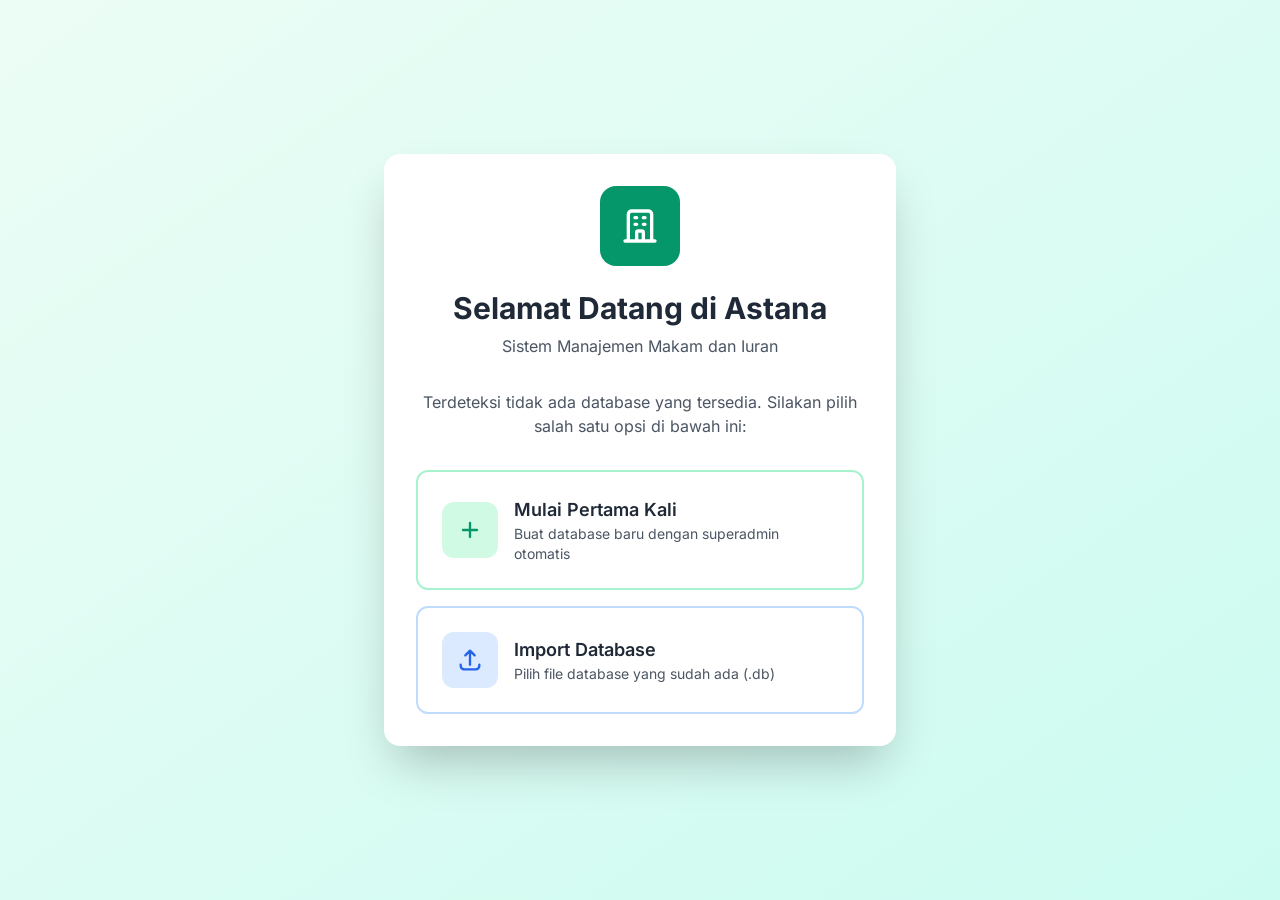
<file: src/first-run.html>
<!DOCTYPE html>
<html lang="id">
<head>
    <meta charset="UTF-8">
    <meta name="viewport" content="width=device-width, initial-scale=1.0">
    <title>Selamat Datang - Astana</title>
    <link rel="stylesheet" href="assets/css/tailwind.min.css">
    <link rel="stylesheet" href="assets/css/inter-font.css">
    <style>
        body { font-family: 'Inter', system-ui, -apple-system, sans-serif; }
    </style>
</head>
<body class="bg-gradient-to-br from-emerald-50 to-teal-100 min-h-screen flex items-center justify-center p-4">
    
    <div class="bg-white rounded-2xl shadow-2xl max-w-lg w-full p-8 text-center">
        <!-- Logo/Icon -->
        <div class="w-20 h-20 bg-emerald-600 rounded-2xl flex items-center justify-center mx-auto mb-6">
            <svg class="w-10 h-10 text-white" fill="none" stroke="currentColor" viewBox="0 0 24 24">
                <path stroke-linecap="round" stroke-linejoin="round" stroke-width="2" d="M19 21V5a2 2 0 00-2-2H7a2 2 0 00-2 2v16m14 0h2m-2 0h-5m-9 0H3m2 0h5M9 7h1m-1 4h1m4-4h1m-1 4h1m-5 10v-5a1 1 0 011-1h2a1 1 0 011 1v5m-4 0h4"></path>
            </svg>
        </div>
        
        <h1 class="text-3xl font-bold text-gray-800 mb-2">Selamat Datang di Astana</h1>
        <p class="text-gray-600 mb-8">Sistem Manajemen Makam dan Iuran</p>
        
        <div id="firstRunContent">
            <p class="text-gray-600 mb-8">
                Terdeteksi tidak ada database yang tersedia. Silakan pilih salah satu opsi di bawah ini:
            </p>
            
            <div class="space-y-4">
                <!-- Mulai Pertama Kali -->
                <button id="btnStartFirstTime" class="w-full group">
                    <div class="border-2 border-emerald-200 rounded-xl p-6 hover:border-emerald-500 hover:bg-emerald-50 transition-all duration-200">
                        <div class="flex items-center gap-4">
                            <div class="w-14 h-14 bg-emerald-100 rounded-xl flex items-center justify-center group-hover:bg-emerald-200 transition-colors">
                                <svg class="w-7 h-7 text-emerald-600" fill="none" stroke="currentColor" viewBox="0 0 24 24">
                                    <path stroke-linecap="round" stroke-linejoin="round" stroke-width="2" d="M12 6v6m0 0v6m0-6h6m-6 0H6"></path>
                                </svg>
                            </div>
                            <div class="text-left">
                                <h3 class="font-semibold text-gray-800 text-lg">Mulai Pertama Kali</h3>
                                <p class="text-sm text-gray-600">Buat database baru dengan superadmin otomatis</p>
                            </div>
                        </div>
                    </div>
                </button>
                
                <!-- Import Database -->
                <button id="btnImportDatabase" class="w-full group">
                    <div class="border-2 border-blue-200 rounded-xl p-6 hover:border-blue-500 hover:bg-blue-50 transition-all duration-200">
                        <div class="flex items-center gap-4">
                            <div class="w-14 h-14 bg-blue-100 rounded-xl flex items-center justify-center group-hover:bg-blue-200 transition-colors">
                                <svg class="w-7 h-7 text-blue-600" fill="none" stroke="currentColor" viewBox="0 0 24 24">
                                    <path stroke-linecap="round" stroke-linejoin="round" stroke-width="2" d="M4 16v1a3 3 0 003 3h10a3 3 0 003-3v-1m-4-8l-4-4m0 0L8 8m4-4v12"></path>
                                </svg>
                            </div>
                            <div class="text-left">
                                <h3 class="font-semibold text-gray-800 text-lg">Import Database</h3>
                                <p class="text-sm text-gray-600">Pilih file database yang sudah ada (.db)</p>
                            </div>
                        </div>
                    </div>
                </button>
            </div>
        </div>
        
        <!-- Loading State -->
        <div id="loadingState" class="hidden">
            <div class="flex flex-col items-center gap-4 py-8">
                <div class="w-12 h-12 border-4 border-emerald-200 border-t-emerald-600 rounded-full animate-spin"></div>
                <p id="loadingText" class="text-gray-600">Memproses...</p>
            </div>
        </div>
        
        <!-- Success State -->
        <div id="successState" class="hidden">
            <div class="bg-green-50 border border-green-200 rounded-xl p-6 mb-6">
                <div class="w-16 h-16 bg-green-100 rounded-full flex items-center justify-center mx-auto mb-4">
                    <svg class="w-8 h-8 text-green-600" fill="none" stroke="currentColor" viewBox="0 0 24 24">
                        <path stroke-linecap="round" stroke-linejoin="round" stroke-width="2" d="M5 13l4 4L19 7"></path>
                    </svg>
                </div>
                <h3 class="font-semibold text-green-800 text-lg mb-2">Setup Berhasil!</h3>
                <div id="credentialsBox" class="bg-white rounded-lg p-4 border border-green-200 text-left hidden">
                    <p class="text-sm text-gray-600 mb-2">Credentials Superadmin:</p>
                    <div class="space-y-2">
                        <div class="flex justify-between items-center bg-gray-50 px-3 py-2 rounded">
                            <span class="text-sm text-gray-600">Username:</span>
                            <span class="font-mono font-semibold text-gray-800">superadmin</span>
                        </div>
                        <div class="flex justify-between items-center bg-gray-50 px-3 py-2 rounded">
                            <span class="text-sm text-gray-600">Password:</span>
                            <span id="generatedPassword" class="font-mono font-semibold text-gray-800"></span>
                        </div>
                    </div>
                    <p class="text-xs text-gray-500 mt-3">⚠️ Simpan password ini dengan aman!</p>
                </div>
            </div>
            <button id="btnGoToLogin" class="w-full bg-emerald-600 text-white py-3 rounded-xl hover:bg-emerald-700 transition-colors font-medium">
                Lanjutkan ke Login
            </button>
        </div>
    </div>
    
    <script>
        const { invoke } = window.__TAURI__?.core || {};
        
        function showLoading(text) {
            document.getElementById('firstRunContent').classList.add('hidden');
            document.getElementById('loadingState').classList.remove('hidden');
            document.getElementById('loadingText').textContent = text;
        }
        
        function showSuccess() {
            document.getElementById('loadingState').classList.add('hidden');
            document.getElementById('successState').classList.remove('hidden');
        }
        
        async function startFirstTime() {
            showLoading('Membuat database baru...');
            
            try {
                const result = await invoke('init_superadmin_0');
                console.log('init_superadmin_0 result:', result);
                
                if (result && result.password) {
                    document.getElementById('generatedPassword').textContent = result.password;
                    document.getElementById('credentialsBox').classList.remove('hidden');
                }
                
                showSuccess();
            } catch (error) {
                console.error('Error:', error);
                alert('Terjadi kesalahan: ' + error);
                location.reload();
            }
        }
        
        async function importDatabase() {
            showLoading('Memilih file database...');
            
            try {
                const result = await invoke('import_database');
                console.log('import_database result:', result);
                
                if (result && result.success) {
                    showSuccess();
                } else if (result && result.error) {
                    alert('Error: ' + result.error);
                    location.reload();
                } else {
                    // User cancelled
                    location.reload();
                }
            } catch (error) {
                console.error('Error:', error);
                // User probably cancelled
                location.reload();
            }
        }
        
        function goToLogin() {
            window.location.href = 'index.html';
        }
        
        // ==================== EVENT LISTENERS ====================
        document.addEventListener('DOMContentLoaded', () => {
            const btnStartFirstTime = document.getElementById('btnStartFirstTime');
            if (btnStartFirstTime) {
                btnStartFirstTime.addEventListener('click', startFirstTime);
            }
            
            const btnImportDatabase = document.getElementById('btnImportDatabase');
            if (btnImportDatabase) {
                btnImportDatabase.addEventListener('click', importDatabase);
            }
            
            const btnGoToLogin = document.getElementById('btnGoToLogin');
            if (btnGoToLogin) {
                btnGoToLogin.addEventListener('click', goToLogin);
            }
        });
    </script>
</body>
</html>
</file>
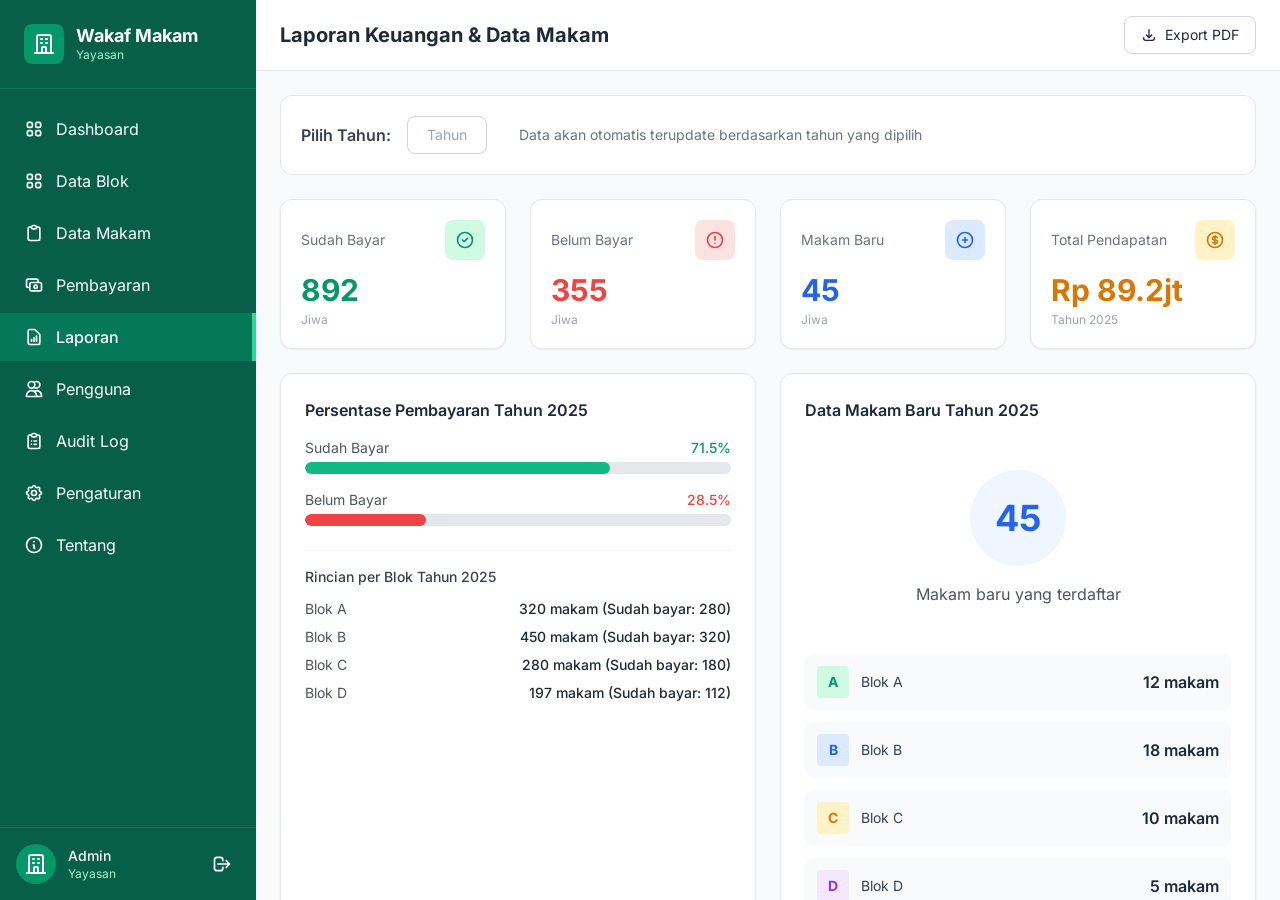
<file: src/laporan.html>
<!DOCTYPE html>
<html lang="id">
<head>
    <meta charset="UTF-8">
    <meta name="viewport" content="width=device-width, initial-scale=1.0">
    <title>Laporan - Sistem Wakaf Makam</title>
    <link rel="stylesheet" href="assets/css/tailwind.min.css">
    <link rel="stylesheet" href="assets/css/inter-font.css">
    <style>
        body { font-family: 'Inter', system-ui, -apple-system, sans-serif; }
        .scrollbar-thin::-webkit-scrollbar { height: 8px; width: 8px; }
        .scrollbar-thin::-webkit-scrollbar-track { background: #f1f5f9; }
        .scrollbar-thin::-webkit-scrollbar-thumb { background: #cbd5e1; border-radius: 4px; }
        .scrollbar-thin::-webkit-scrollbar-thumb:hover { background: #94a3b8; }
        nav.overflow-y-auto::-webkit-scrollbar { width: 6px; }
        nav.overflow-y-auto::-webkit-scrollbar-track { background: transparent; }
        nav.overflow-y-auto::-webkit-scrollbar-thumb { background: #065f46; border-radius: 3px; }
        nav.overflow-y-auto::-webkit-scrollbar-thumb:hover { background: #047857; }
        
        /* Print styles */
        @media print {
            @page {
                size: A4 landscape;
                margin: 15mm;
            }
            
            body {
                background: white !important;
                -webkit-print-color-adjust: exact !important;
                print-color-adjust: exact !important;
            }
            
            aside, header, #btnExportPDF, .no-print {
                display: none !important;
            }
            
            main {
                margin: 0 !important;
                padding: 0 !important;
            }
            
            .print-only {
                display: block !important;
            }
            
            .bg-gray-50 {
                background: white !important;
            }
            
            .shadow-sm, .shadow, .shadow-lg {
                box-shadow: none !important;
            }
            
            .border {
                border: 1px solid #e5e7eb !important;
            }
            
            .overflow-auto, .overflow-x-auto {
                overflow: visible !important;
            }
            
            table {
                page-break-inside: auto;
            }
            
            tr {
                page-break-inside: avoid;
                page-break-after: auto;
            }
            
            .grid {
                display: block !important;
            }
            
            .grid > div {
                margin-bottom: 20px;
                page-break-inside: avoid;
            }
        }
        
        .print-only {
            display: none;
        }
    </style>
    <script type="module" src="main.js"></script>
    <script type="module" src="laporan.js"></script>
</head>
<body class="bg-gray-50 text-gray-800">

    <div class="flex h-screen overflow-hidden">
        <!-- SIDEBAR -->
        <aside class="w-64 bg-emerald-800 text-white flex flex-col flex-shrink-0">
            <div class="p-6 border-b border-emerald-700">
                <div class="flex items-center gap-3">
                    <div class="w-10 h-10 bg-emerald-600 rounded-lg flex items-center justify-center">
                        <svg class="w-6 h-6" fill="none" stroke="currentColor" viewBox="0 0 24 24">
                            <path stroke-linecap="round" stroke-linejoin="round" stroke-width="2" d="M19 21V5a2 2 0 00-2-2H7a2 2 0 00-2 2v16m14 0h2m-2 0h-5m-9 0H3m2 0h5M9 7h1m-1 4h1m4-4h1m-1 4h1m-5 10v-5a1 1 0 011-1h2a1 1 0 011 1v5m-4 0h4"></path>
                        </svg>
                    </div>
                    <div>
                        <h1 class="font-bold text-lg leading-tight">Wakaf Makam</h1>
                        <p class="text-xs text-emerald-200">Yayasan</p>
                    </div>
                </div>
            </div>

            <nav class="flex-1 py-4 overflow-y-auto scrollbar-thin">
                <ul class="space-y-1">
                    <li>
                        <a href="index.html" class="flex items-center gap-3 px-6 py-3 hover:bg-emerald-700 transition-colors">
                            <svg class="w-5 h-5" fill="none" stroke="currentColor" viewBox="0 0 24 24">
                                <path stroke-linecap="round" stroke-linejoin="round" stroke-width="2" d="M4 6a2 2 0 012-2h2a2 2 0 012 2v2a2 2 0 01-2 2H6a2 2 0 01-2-2V6zM14 6a2 2 0 012-2h2a2 2 0 012 2v2a2 2 0 01-2 2h-2a2 2 0 01-2-2V6zM4 16a2 2 0 012-2h2a2 2 0 012 2v2a2 2 0 01-2 2H6a2 2 0 01-2-2v-2zM14 16a2 2 0 012-2h2a2 2 0 012 2v2a2 2 0 01-2 2h-2a2 2 0 01-2-2v-2z"></path>
                            </svg>
                            <span>Dashboard</span>
                        </a>
                    </li>
                    <li>
                        <a href="blok.html" class="flex items-center gap-3 px-6 py-3 hover:bg-emerald-700 transition-colors">
                            <svg class="w-5 h-5" fill="none" stroke="currentColor" viewBox="0 0 24 24">
                                <path stroke-linecap="round" stroke-linejoin="round" stroke-width="2" d="M4 6a2 2 0 012-2h2a2 2 0 012 2v2a2 2 0 01-2 2H6a2 2 0 01-2-2V6zM14 6a2 2 0 012-2h2a2 2 0 012 2v2a2 2 0 01-2 2h-2a2 2 0 01-2-2V6zM4 16a2 2 0 012-2h2a2 2 0 012 2v2a2 2 0 01-2 2H6a2 2 0 01-2-2v-2zM14 16a2 2 0 012-2h2a2 2 0 012 2v2a2 2 0 01-2 2h-2a2 2 0 01-2-2v-2z"></path>
                            </svg>
                            <span>Data Blok</span>
                        </a>
                    </li>
                    <li>
                        <a href="data-makam.html" class="flex items-center gap-3 px-6 py-3 hover:bg-emerald-700 transition-colors">
                            <svg class="w-5 h-5" fill="none" stroke="currentColor" viewBox="0 0 24 24">
                                <path stroke-linecap="round" stroke-linejoin="round" stroke-width="2" d="M9 5H7a2 2 0 00-2 2v12a2 2 0 002 2h10a2 2 0 002-2V7a2 2 0 00-2-2h-2M9 5a2 2 0 002 2h2a2 2 0 002-2M9 5a2 2 0 012-2h2a2 2 0 012 2"></path>
                            </svg>
                            <span>Data Makam</span>
                        </a>
                    </li>
                    <li>
                        <a href="pembayaran.html" class="flex items-center gap-3 px-6 py-3 hover:bg-emerald-700 transition-colors">
                            <svg class="w-5 h-5" fill="none" stroke="currentColor" viewBox="0 0 24 24">
                                <path stroke-linecap="round" stroke-linejoin="round" stroke-width="2" d="M17 9V7a2 2 0 00-2-2H5a2 2 0 00-2 2v6a2 2 0 002 2h2m2 4h10a2 2 0 002-2v-6a2 2 0 00-2-2H9a2 2 0 00-2 2v6a2 2 0 002 2zm7-5a2 2 0 11-4 0 2 2 0 014 0z"></path>
                            </svg>
                            <span>Pembayaran</span>
                        </a>
                    </li>
                    <li>
                        <a href="#" class="flex items-center gap-3 px-6 py-3 bg-emerald-700 border-r-4 border-emerald-400">
                            <svg class="w-5 h-5" fill="none" stroke="currentColor" viewBox="0 0 24 24">
                                <path stroke-linecap="round" stroke-linejoin="round" stroke-width="2" d="M9 17v-2m3 2v-4m3 4v-6m2 10H7a2 2 0 01-2-2V5a2 2 0 012-2h5.586a1 1 0 01.707.293l5.414 5.414a1 1 0 01.293.707V19a2 2 0 01-2 2z"></path>
                            </svg>
                            <span class="font-medium">Laporan</span>
                        </a>
                    </li>
                    <li class="admin-only">
                        <a href="pengguna.html" class="flex items-center gap-3 px-6 py-3 hover:bg-emerald-700 transition-colors">
                            <svg class="w-5 h-5" fill="none" stroke="currentColor" viewBox="0 0 24 24">
                                <path stroke-linecap="round" stroke-linejoin="round" stroke-width="2" d="M12 4.354a4 4 0 110 5.292M15 21H3v-1a6 6 0 0112 0v1zm0 0h6v-1a6 6 0 00-9-5.197M13 7a4 4 0 11-8 0 4 4 0 018 0z"></path>
                            </svg>
                            <span>Pengguna</span>
                        </a>
                    </li>
                    <li class="admin-only">
                        <a href="audit-log.html" class="flex items-center gap-3 px-6 py-3 hover:bg-emerald-700 transition-colors">
                            <svg class="w-5 h-5" fill="none" stroke="currentColor" viewBox="0 0 24 24">
                                <path stroke-linecap="round" stroke-linejoin="round" stroke-width="2" d="M9 5H7a2 2 0 00-2 2v12a2 2 0 002 2h10a2 2 0 002-2V7a2 2 0 00-2-2h-2M9 5a2 2 0 002 2h2a2 2 0 002-2M9 5a2 2 0 012-2h2a2 2 0 012 2m-3 7h3m-3 4h3m-6-4h.01M9 16h.01"></path>
                            </svg>
                            <span>Audit Log</span>
                        </a>
                    </li>
                    <li>
                        <a href="pengaturan.html" class="flex items-center gap-3 px-6 py-3 hover:bg-emerald-700 transition-colors">
                            <svg class="w-5 h-5" fill="none" stroke="currentColor" viewBox="0 0 24 24">
                                <path stroke-linecap="round" stroke-linejoin="round" stroke-width="2" d="M10.325 4.317c.426-1.756 2.924-1.756 3.35 0a1.724 1.724 0 002.573 1.066c1.543-.94 3.31.826 2.37 2.37a1.724 1.724 0 001.065 2.572c1.756.426 1.756 2.924 0 3.35a1.724 1.724 0 00-1.066 2.573c.94 1.543-.826 3.31-2.37 2.37a1.724 1.724 0 00-2.572 1.065c-.426 1.756-2.924 1.756-3.35 0a1.724 1.724 0 00-2.573-1.066c-1.543.94-3.31-.826-2.37-2.37a1.724 1.724 0 00-1.065-2.572c-1.756-.426-1.756-2.924 0-3.35a1.724 1.724 0 001.066-2.573c-.94-1.543.826-3.31 2.37-2.37.996.608 2.296.07 2.572-1.065z"></path>
                                <path stroke-linecap="round" stroke-linejoin="round" stroke-width="2" d="M15 12a3 3 0 11-6 0 3 3 0 016 0z"></path>
                            </svg>
                            <span>Pengaturan</span>
                        </a>
                    </li>
                    <li>
                        <a href="tentang.html" class="flex items-center gap-3 px-6 py-3 hover:bg-emerald-700 transition-colors">
                            <svg class="w-5 h-5" fill="none" stroke="currentColor" viewBox="0 0 24 24">
                                <path stroke-linecap="round" stroke-linejoin="round" stroke-width="2" d="M13 16h-1v-4h-1m1-4h.01M21 12a9 9 0 11-18 0 9 9 0 0118 0z"></path>
                            </svg>
                            <span>Tentang</span>
                        </a>
                    </li>
                </ul>
            </nav>

            <div class="p-4 border-t border-emerald-700">
                <div class="flex items-center justify-between">
                    <div class="flex items-center gap-3">
                        <div class="w-10 h-10 rounded-full bg-emerald-600 flex items-center justify-center">
                            <svg class="w-5 h-5" fill="none" stroke="currentColor" viewBox="0 0 24 24">
                                <path stroke-linecap="round" stroke-linejoin="round" stroke-width="2" d="M16 7a4 4 0 11-8 0 4 4 0 018 0zM12 14a7 7 0 00-7 7h14a7 7 0 00-7-7z"></path>
                            </svg>
                        </div>
                        <div>
                            <p class="font-medium text-sm sidebar-user-name">Admin</p>
                            <p class="text-xs text-emerald-200 sidebar-user-role">Petugas Makam</p>
                        </div>
                    </div>
                    <button id="logoutBtn" class="p-2 hover:bg-emerald-700 rounded-lg transition-colors" title="Logout">
                        <svg class="w-5 h-5" fill="none" stroke="currentColor" viewBox="0 0 24 24">
                            <path stroke-linecap="round" stroke-linejoin="round" stroke-width="2" d="M17 16l4-4m0 0l-4-4m4 4H7m6 4v1a3 3 0 01-3 3H6a3 3 0 01-3-3V7a3 3 0 013-3h4a3 3 0 013 3v1"></path>
                        </svg>
                    </button>
                </div>
            </div>
        </aside>

        <!-- MAIN CONTENT -->
        <main class="flex-1 flex flex-col min-w-0">
            <!-- HEADER -->
            <header class="bg-white border-b border-gray-200 px-6 py-4">
                <div class="flex items-center justify-between">
                    <h1 class="text-xl font-bold text-gray-800">Laporan Keuangan & Data Makam</h1>
                    <button id="btnExportPDF" class="px-4 py-2 text-sm border border-gray-300 rounded-lg hover:bg-gray-50 flex items-center gap-2">
                        <svg class="w-4 h-4" fill="none" stroke="currentColor" viewBox="0 0 24 24">
                            <path stroke-linecap="round" stroke-linejoin="round" stroke-width="2" d="M4 16v1a3 3 0 003 3h10a3 3 0 003-3v-1m-4-4l-4 4m0 0l-4-4m4 4V4"></path>
                        </svg>
                        Export PDF
                    </button>
                </div>
            </header>

            <!-- CONTENT -->
            <div class="flex-1 overflow-auto scrollbar-thin p-6">
                
                <!-- Print Header (only visible when printing) -->
                <div class="print-only mb-8 pb-4 border-b-2 border-gray-800">
                    <div class="text-center">
                        <h1 class="text-2xl font-bold text-gray-900 mb-2">LAPORAN KEUANGAN & DATA MAKAM</h1>
                        <p class="text-lg text-gray-700 mb-1">Tahun <span id="printTahun">2025</span></p>
                        <p class="text-sm text-gray-600">Dicetak pada: <span id="printDate"></span></p>
                    </div>
                </div>
                
                <!-- SELECTOR TAHUN -->
                <div class="bg-white rounded-xl border border-gray-200 p-5 mb-6 no-print">
                    <div class="flex items-center gap-4">
                        <label class="text-base font-semibold text-gray-700">Pilih Tahun:</label>
                        <div class="relative inline-block" id="yearPickerContainer">
                            <input type="text" id="yearPickerInput"
                                class="px-3 py-2 bg-white border border-gray-300 rounded-lg text-sm focus:outline-none focus:ring-2 focus:ring-emerald-500 cursor-pointer w-20 text-center"
                                placeholder="Tahun">
                            <!-- Year Picker Dropdown -->
                            <div id="yearPickerDropdown" class="hidden fixed sm:absolute sm:top-full sm:left-0 sm:mt-1 sm:w-44 bg-white border border-gray-200 rounded-lg shadow-xl z-[9999] w-44">
                                <div class="p-2">
                                    <div class="flex items-center justify-between mb-2 px-1">
                                        <button type="button" id="yearPickerPrev" class="p-1.5 hover:bg-gray-100 rounded transition-colors">
                                            <svg class="w-4 h-4 text-gray-600" fill="none" stroke="currentColor" viewBox="0 0 24 24">
                                                <path stroke-linecap="round" stroke-linejoin="round" stroke-width="2" d="M15 19l-7-7 7-7"></path>
                                            </svg>
                                        </button>
                                        <span id="yearPickerRange" class="text-sm font-semibold text-gray-700 min-w-[80px] text-center"></span>
                                        <button type="button" id="yearPickerNext" class="p-1.5 hover:bg-gray-100 rounded transition-colors">
                                            <svg class="w-4 h-4 text-gray-600" fill="none" stroke="currentColor" viewBox="0 0 24 24">
                                                <path stroke-linecap="round" stroke-linejoin="round" stroke-width="2" d="M9 5l7 7-7 7"></path>
                                            </svg>
                                        </button>
                                    </div>
                                    <div id="yearPickerGrid" class="grid grid-cols-3 gap-1.5">
                                        <!-- Years will be populated by JS -->
                                    </div>
                                </div>
                            </div>
                        </div>
                        <span class="text-sm text-gray-500 ml-4">Data akan otomatis terupdate berdasarkan tahun yang dipilih</span>
                    </div>
                </div>

                <!-- STATISTIK CARDS -->
                <div class="grid grid-cols-4 gap-6 mb-6">
                    <div class="bg-white rounded-xl p-5 border border-gray-200 shadow-sm">
                        <div class="flex items-center justify-between mb-3">
                            <p class="text-sm text-gray-500">Sudah Bayar</p>
                            <div class="w-10 h-10 bg-emerald-100 rounded-lg flex items-center justify-center">
                                <svg class="w-5 h-5 text-emerald-600" fill="none" stroke="currentColor" viewBox="0 0 24 24">
                                    <path stroke-linecap="round" stroke-linejoin="round" stroke-width="2" d="M9 12l2 2 4-4m6 2a9 9 0 11-18 0 9 9 0 0118 0z"></path>
                                </svg>
                            </div>
                        </div>
                        <p class="text-3xl font-bold text-emerald-600" id="statSudahBayar">892</p>
                        <p class="text-xs text-gray-400 mt-1">Jiwa</p>
                    </div>

                    <div class="bg-white rounded-xl p-5 border border-gray-200 shadow-sm">
                        <div class="flex items-center justify-between mb-3">
                            <p class="text-sm text-gray-500">Belum Bayar</p>
                            <div class="w-10 h-10 bg-red-100 rounded-lg flex items-center justify-center">
                                <svg class="w-5 h-5 text-red-500" fill="none" stroke="currentColor" viewBox="0 0 24 24">
                                    <path stroke-linecap="round" stroke-linejoin="round" stroke-width="2" d="M12 8v4m0 4h.01M21 12a9 9 0 11-18 0 9 9 0 0118 0z"></path>
                                </svg>
                            </div>
                        </div>
                        <p class="text-3xl font-bold text-red-500" id="statBelumBayar">355</p>
                        <p class="text-xs text-gray-400 mt-1">Jiwa</p>
                    </div>

                    <div class="bg-white rounded-xl p-5 border border-gray-200 shadow-sm">
                        <div class="flex items-center justify-between mb-3">
                            <p class="text-sm text-gray-500">Makam Baru</p>
                            <div class="w-10 h-10 bg-blue-100 rounded-lg flex items-center justify-center">
                                <svg class="w-5 h-5 text-blue-600" fill="none" stroke="currentColor" viewBox="0 0 24 24">
                                    <path stroke-linecap="round" stroke-linejoin="round" stroke-width="2" d="M12 9v3m0 0v3m0-3h3m-3 0H9m12 0a9 9 0 11-18 0 9 9 0 0118 0z"></path>
                                </svg>
                            </div>
                        </div>
                        <p class="text-3xl font-bold text-blue-600" id="statMakamBaru">45</p>
                        <p class="text-xs text-gray-400 mt-1">Jiwa</p>
                    </div>

                    <div class="bg-white rounded-xl p-5 border border-gray-200 shadow-sm">
                        <div class="flex items-center justify-between mb-3">
                            <p class="text-sm text-gray-500">Total Pendapatan</p>
                            <div class="w-10 h-10 bg-amber-100 rounded-lg flex items-center justify-center">
                                <svg class="w-5 h-5 text-amber-600" fill="none" stroke="currentColor" viewBox="0 0 24 24">
                                    <path stroke-linecap="round" stroke-linejoin="round" stroke-width="2" d="M12 8c-1.657 0-3 .895-3 2s1.343 2 3 2 3 .895 3 2-1.343 2-3 2m0-8c1.11 0 2.08.402 2.599 1M12 8V7m0 1v8m0 0v1m0-1c-1.11 0-2.08-.402-2.599-1M21 12a9 9 0 11-18 0 9 9 0 0118 0z"></path>
                                </svg>
                            </div>
                        </div>
                        <p class="text-3xl font-bold text-amber-600" id="statPendapatan">Rp 89.2jt</p>
                        <p class="text-xs text-gray-400 mt-1">Tahun <span id="labelTahun">2025</span></p>
                    </div>
                </div>

                <!-- DETAIL SECTION -->
                <div class="grid grid-cols-2 gap-6 mb-6">
                    <!-- Chart/Progress Section -->
                    <div class="bg-white rounded-xl border border-gray-200 shadow-sm p-6">
                        <h3 class="font-semibold text-gray-800 mb-4">Persentase Pembayaran Tahun <span class="tahun-label">2025</span></h3>
                        <div class="space-y-4">
                            <div>
                                <div class="flex justify-between text-sm mb-1">
                                    <span class="text-gray-600">Sudah Bayar</span>
                                    <span class="font-medium text-emerald-600" id="pctSudah">71.5%</span>
                                </div>
                                <div class="h-3 bg-gray-200 rounded-full overflow-hidden">
                                    <div class="h-full bg-emerald-500 rounded-full" style="width: 71.5%"></div>
                                </div>
                            </div>
                            <div>
                                <div class="flex justify-between text-sm mb-1">
                                    <span class="text-gray-600">Belum Bayar</span>
                                    <span class="font-medium text-red-500" id="pctBelum">28.5%</span>
                                </div>
                                <div class="h-3 bg-gray-200 rounded-full overflow-hidden">
                                    <div class="h-full bg-red-500 rounded-full" style="width: 28.5%"></div>
                                </div>
                            </div>
                        </div>
                        
                        <div class="mt-6 pt-4 border-t border-gray-100">
                            <h4 class="text-sm font-medium text-gray-700 mb-3">Rincian per Blok Tahun <span class="tahun-label">2025</span></h4>
                            <div class="space-y-2">
                                <div class="flex justify-between text-sm">
                                    <span class="text-gray-600">Blok A</span>
                                    <span class="font-medium">320 makam (Sudah bayar: 280)</span>
                                </div>
                                <div class="flex justify-between text-sm">
                                    <span class="text-gray-600">Blok B</span>
                                    <span class="font-medium">450 makam (Sudah bayar: 320)</span>
                                </div>
                                <div class="flex justify-between text-sm">
                                    <span class="text-gray-600">Blok C</span>
                                    <span class="font-medium">280 makam (Sudah bayar: 180)</span>
                                </div>
                                <div class="flex justify-between text-sm">
                                    <span class="text-gray-600">Blok D</span>
                                    <span class="font-medium">197 makam (Sudah bayar: 112)</span>
                                </div>
                            </div>
                        </div>
                    </div>

                    <!-- Ringkasan Makam Baru -->
                    <div class="bg-white rounded-xl border border-gray-200 shadow-sm p-6">
                        <h3 class="font-semibold text-gray-800 mb-4">Data Makam Baru Tahun <span class="tahun-label">2025</span></h3>
                        <div class="text-center py-8">
                            <div class="inline-flex items-center justify-center w-24 h-24 bg-blue-50 rounded-full mb-4">
                                <span class="text-4xl font-bold text-blue-600" id="makamBaruCount">45</span>
                            </div>
                            <p class="text-gray-600">Makam baru yang terdaftar</p>
                        </div>
                        
                        <div class="space-y-3 mt-4">
                            <div class="flex items-center justify-between p-3 bg-gray-50 rounded-lg">
                                <div class="flex items-center gap-3">
                                    <div class="w-8 h-8 bg-emerald-100 rounded flex items-center justify-center text-sm font-bold text-emerald-600">A</div>
                                    <span class="text-sm text-gray-700">Blok A</span>
                                </div>
                                <span class="font-semibold text-gray-800">12 makam</span>
                            </div>
                            <div class="flex items-center justify-between p-3 bg-gray-50 rounded-lg">
                                <div class="flex items-center gap-3">
                                    <div class="w-8 h-8 bg-blue-100 rounded flex items-center justify-center text-sm font-bold text-blue-600">B</div>
                                    <span class="text-sm text-gray-700">Blok B</span>
                                </div>
                                <span class="font-semibold text-gray-800">18 makam</span>
                            </div>
                            <div class="flex items-center justify-between p-3 bg-gray-50 rounded-lg">
                                <div class="flex items-center gap-3">
                                    <div class="w-8 h-8 bg-amber-100 rounded flex items-center justify-center text-sm font-bold text-amber-600">C</div>
                                    <span class="text-sm text-gray-700">Blok C</span>
                                </div>
                                <span class="font-semibold text-gray-800">10 makam</span>
                            </div>
                            <div class="flex items-center justify-between p-3 bg-gray-50 rounded-lg">
                                <div class="flex items-center gap-3">
                                    <div class="w-8 h-8 bg-purple-100 rounded flex items-center justify-center text-sm font-bold text-purple-600">D</div>
                                    <span class="text-sm text-gray-700">Blok D</span>
                                </div>
                                <span class="font-semibold text-gray-800">5 makam</span>
                            </div>
                        </div>
                    </div>
                </div>

                <!-- TABEL RINCIAN -->
                <div class="bg-white rounded-xl border border-gray-200 shadow-sm">
                    <div class="px-5 py-4 border-b border-gray-200 flex items-center justify-between">
                        <h3 class="font-semibold text-gray-800">Rincian Pembayaran per Blok - Tahun <span class="tahun-label">2025</span></h3>
                    </div>
                    <div class="overflow-x-auto scrollbar-thin">
                        <table class="w-full">
                            <thead class="bg-gray-50">
                                <tr>
                                    <th class="px-4 py-3 text-left text-xs font-semibold text-gray-500 uppercase">Blok</th>
                                    <th class="px-4 py-3 text-center text-xs font-semibold text-gray-500 uppercase">Total Makam</th>
                                    <th class="px-4 py-3 text-center text-xs font-semibold text-emerald-600 uppercase">Sudah Bayar</th>
                                    <th class="px-4 py-3 text-center text-xs font-semibold text-red-500 uppercase">Belum Bayar</th>
                                    <th class="px-4 py-3 text-right text-xs font-semibold text-gray-500 uppercase">Iuran per Makam</th>
                                    <th class="px-4 py-3 text-right text-xs font-semibold text-amber-600 uppercase">Total Pendapatan</th>
                                </tr>
                            </thead>
                            <tbody class="divide-y divide-gray-200" id="tabelRincian">
                                <tr>
                                    <td class="px-4 py-3 text-sm font-medium text-gray-800">Blok A</td>
                                    <td class="px-4 py-3 text-sm text-center text-gray-600">320</td>
                                    <td class="px-4 py-3 text-sm text-center text-emerald-600 font-medium">280</td>
                                    <td class="px-4 py-3 text-sm text-center text-red-500 font-medium">40</td>
                                    <td class="px-4 py-3 text-sm text-right text-gray-600">Rp 100.000</td>
                                    <td class="px-4 py-3 text-sm text-right font-semibold text-gray-800">Rp 28.000.000</td>
                                </tr>
                                <tr>
                                    <td class="px-4 py-3 text-sm font-medium text-gray-800">Blok B</td>
                                    <td class="px-4 py-3 text-sm text-center text-gray-600">450</td>
                                    <td class="px-4 py-3 text-sm text-center text-emerald-600 font-medium">320</td>
                                    <td class="px-4 py-3 text-sm text-center text-red-500 font-medium">130</td>
                                    <td class="px-4 py-3 text-sm text-right text-gray-600">Rp 150.000</td>
                                    <td class="px-4 py-3 text-sm text-right font-semibold text-gray-800">Rp 48.000.000</td>
                                </tr>
                                <tr>
                                    <td class="px-4 py-3 text-sm font-medium text-gray-800">Blok C</td>
                                    <td class="px-4 py-3 text-sm text-center text-gray-600">280</td>
                                    <td class="px-4 py-3 text-sm text-center text-emerald-600 font-medium">180</td>
                                    <td class="px-4 py-3 text-sm text-center text-red-500 font-medium">100</td>
                                    <td class="px-4 py-3 text-sm text-right text-gray-600">Rp 100.000</td>
                                    <td class="px-4 py-3 text-sm text-right font-semibold text-gray-800">Rp 18.000.000</td>
                                </tr>
                                <tr>
                                    <td class="px-4 py-3 text-sm font-medium text-gray-800">Blok D</td>
                                    <td class="px-4 py-3 text-sm text-center text-gray-600">197</td>
                                    <td class="px-4 py-3 text-sm text-center text-emerald-600 font-medium">112</td>
                                    <td class="px-4 py-3 text-sm text-center text-red-500 font-medium">85</td>
                                    <td class="px-4 py-3 text-sm text-right text-gray-600">Rp 200.000</td>
                                    <td class="px-4 py-3 text-sm text-right font-semibold text-gray-800">Rp 22.400.000</td>
                                </tr>
                            </tbody>
                            <tfoot class="bg-gray-50 font-semibold">
                                <tr>
                                    <td class="px-4 py-3 text-sm text-gray-800">TOTAL</td>
                                    <td class="px-4 py-3 text-sm text-center text-gray-800">1.247</td>
                                    <td class="px-4 py-3 text-sm text-center text-emerald-600">892</td>
                                    <td class="px-4 py-3 text-sm text-center text-red-500">355</td>
                                    <td class="px-4 py-3 text-sm text-right text-gray-600">-</td>
                                    <td class="px-4 py-3 text-sm text-right text-amber-600">Rp 116.400.000</td>
                                </tr>
                            </tfoot>
                        </table>
                    </div>
                </div>

            </div>
        </main>
    </div>
</body>
</html>
</file>
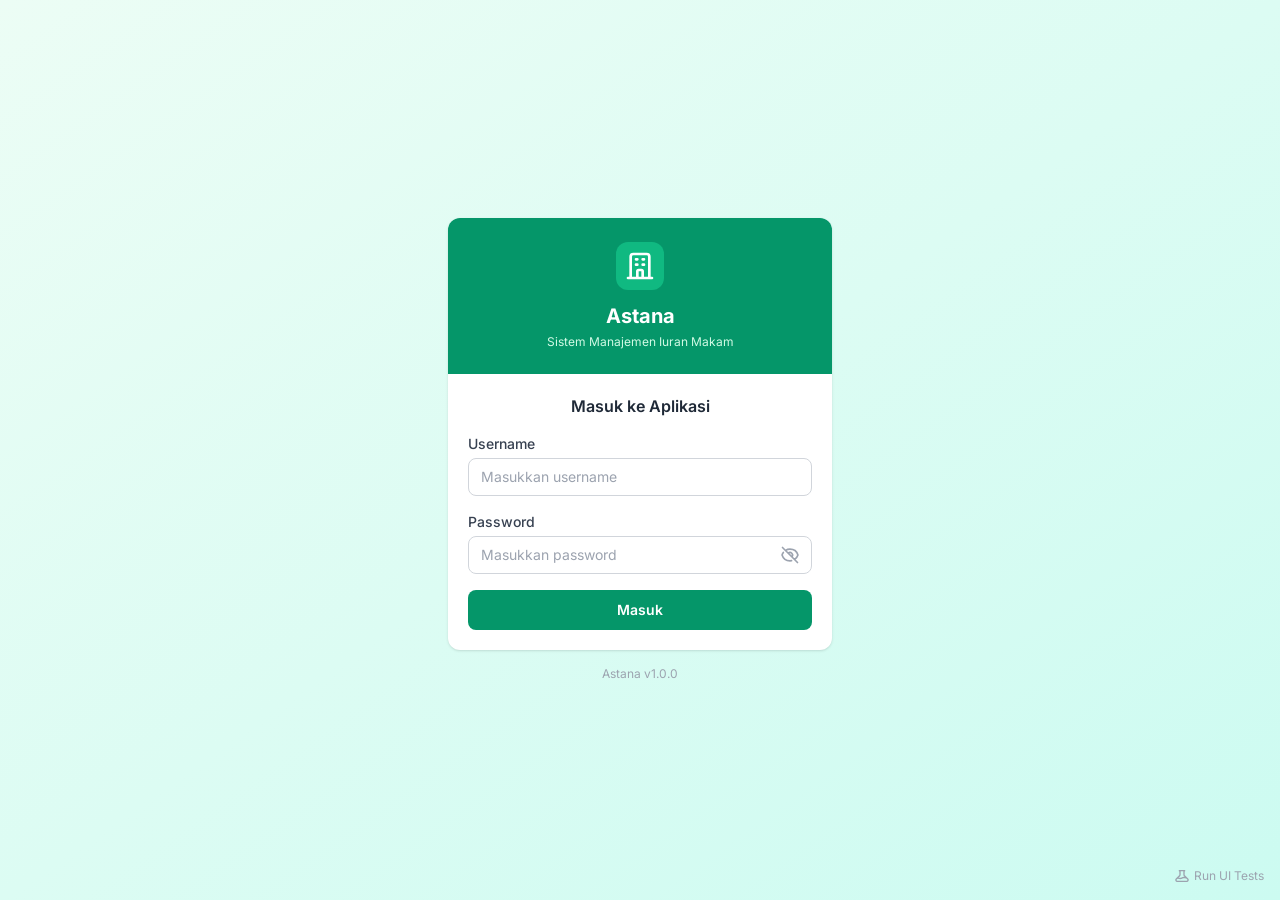
<file: src/login.html>
<!DOCTYPE html>
<html lang="id">
<head>
    <meta charset="UTF-8">
    <meta name="viewport" content="width=device-width, initial-scale=1.0">
    <title>Login - Astana</title>
    <link rel="stylesheet" href="assets/css/tailwind.min.css">
    <link rel="stylesheet" href="assets/css/inter-font.css">
    <style>
        body { font-family: 'Inter', sans-serif; }
    </style>
</head>
<body class="bg-gradient-to-br from-emerald-50 to-teal-100 min-h-screen flex flex-col items-center justify-center p-4">
    <div class="bg-white rounded-xl shadow w-full max-w-sm overflow-hidden">
        <!-- Header -->
        <div class="bg-emerald-600 p-6 text-center">
            <div class="w-12 h-12 bg-emerald-500 rounded-xl mx-auto mb-3 flex items-center justify-center">
                <svg class="w-8 h-8 text-white" fill="none" stroke="currentColor" viewBox="0 0 24 24">
                    <path stroke-linecap="round" stroke-linejoin="round" stroke-width="2" d="M19 21V5a2 2 0 00-2-2H7a2 2 0 00-2 2v16m14 0h2m-2 0h-5m-9 0H3m2 0h5M9 7h1m-1 4h1m4-4h1m-1 4h1m-5 10v-5a1 1 0 011-1h2a1 1 0 011 1v5m-4 0h4"></path>
                </svg>
            </div>
            <h1 class="text-xl font-bold text-white">Astana</h1>
            <p class="text-emerald-100 text-xs mt-1">Sistem Manajemen Iuran Makam</p>
        </div>
        
        <!-- Login Form -->
        <div id="loginForm" class="p-5">
            <h2 class="text-base font-semibold text-gray-800 mb-4 text-center">Masuk ke Aplikasi</h2>
            
            <div id="errorMessage" class="hidden bg-red-50 border border-red-200 text-red-700 px-4 py-3 rounded-lg mb-4">
                <p id="errorText"></p>
            </div>
            
            <form id="loginFormElement" class="space-y-4">
                <div>
                    <label class="block text-sm font-medium text-gray-700 mb-1">Username</label>
                    <input 
                        type="text" 
                        id="username" 
                        name="username"
                        class="w-full px-3 py-2 text-sm border border-gray-300 rounded-lg focus:ring-2 focus:ring-emerald-500 focus:border-emerald-500 transition-colors"
                        placeholder="Masukkan username"
                        required
                    >
                </div>
                
                <div>
                    <label class="block text-sm font-medium text-gray-700 mb-1">Password</label>
                    <div class="relative">
                        <input 
                            type="password" 
                            id="password" 
                            name="password"
                            class="w-full px-3 py-2 text-sm border border-gray-300 rounded-lg focus:ring-2 focus:ring-emerald-500 focus:border-emerald-500 transition-colors"
                            placeholder="Masukkan password"
                            required
                        >
                        <button 
                            type="button" 
                            id="togglePassword"
                            class="absolute right-3 top-1/2 transform -translate-y-1/2 text-gray-400 hover:text-gray-600"
                        >
                            <svg id="eyeIcon" class="w-5 h-5 hidden" fill="none" stroke="currentColor" viewBox="0 0 24 24">
                                <path stroke-linecap="round" stroke-linejoin="round" stroke-width="2" d="M15 12a3 3 0 11-6 0 3 3 0 016 0z"></path>
                                <path stroke-linecap="round" stroke-linejoin="round" stroke-width="2" d="M2.458 12C3.732 7.943 7.523 5 12 5c4.478 0 8.268 2.943 9.542 7-1.274 4.057-5.064 7-9.542 7-4.477 0-8.268-2.943-9.542-7z"></path>
                            </svg>
                            <svg id="eyeOffIcon" class="w-5 h-5" fill="none" stroke="currentColor" viewBox="0 0 24 24">
                                <path stroke-linecap="round" stroke-linejoin="round" stroke-width="2" d="M13.875 18.825A10.05 10.05 0 0112 19c-4.478 0-8.268-2.943-9.543-7a9.97 9.97 0 011.563-3.029m5.858.908a3 3 0 114.243 4.243M9.878 9.878l4.242 4.242M9.88 9.88l-3.29-3.29m7.532 7.532l3.29 3.29M3 3l3.59 3.59m0 0A9.953 9.953 0 0112 5c4.478 0 8.268 2.943 9.543 7a10.025 10.025 0 01-4.132 5.411m0 0L21 21"></path>
                            </svg>
                        </button>
                    </div>
                </div>
                
                <button 
                    type="submit" 
                    id="loginButton"
                    class="w-full bg-emerald-600 text-white font-semibold py-2.5 rounded-lg hover:bg-emerald-700 focus:ring-4 focus:ring-emerald-200 transition-all duration-200 flex items-center justify-center text-sm"
                >
                    <span id="loginText">Masuk</span>
                    <svg id="loadingSpinner" class="hidden animate-spin ml-2 h-5 w-5 text-white" xmlns="http://www.w3.org/2000/svg" fill="none" viewBox="0 0 24 24">
                        <circle class="opacity-25" cx="12" cy="12" r="10" stroke="currentColor" stroke-width="4"></circle>
                        <path class="opacity-75" fill="currentColor" d="M4 12a8 8 0 018-8V0C5.373 0 0 5.373 0 12h4zm2 5.291A7.962 7.962 0 014 12H0c0 3.042 1.135 5.824 3 7.938l3-2.647z"></path>
                    </svg>
                </button>
            </form>
        </div>
        
        <!-- Change Password Form (First Login) -->
        <div id="changePasswordForm" class="hidden p-5">
            <div class="bg-yellow-50 border border-yellow-200 rounded-lg p-3 mb-4">
                <div class="flex items-start">
                    <svg class="w-4 h-4 text-yellow-600 mt-0.5 mr-2 flex-shrink-0" fill="none" stroke="currentColor" viewBox="0 0 24 24">
                        <path stroke-linecap="round" stroke-linejoin="round" stroke-width="2" d="M12 9v2m0 4h.01m-6.938 4h13.856c1.54 0 2.502-1.667 1.732-3L13.732 4c-.77-1.333-2.694-1.333-3.464 0L3.34 16c-.77 1.333.192 3 1.732 3z"></path>
                    </svg>
                    <div>
                        <h3 class="text-xs font-medium text-yellow-800">Keamanan Akun</h3>
                        <p class="text-xs text-yellow-700 mt-0.5">Anda harus mengganti password sebelum melanjutkan.</p>
                    </div>
                </div>
            </div>
            
            <h2 class="text-base font-semibold text-gray-800 mb-4 text-center">Ganti Password</h2>
            
            <div id="cpErrorMessage" class="hidden bg-red-50 border border-red-200 text-red-700 px-4 py-3 rounded-lg mb-4">
                <p id="cpErrorText"></p>
            </div>
            
            <form id="changePasswordFormElement" class="space-y-4">
                <div>
                    <label class="block text-xs font-medium text-gray-700 mb-1">Password Baru</label>
                    <input 
                        type="password" 
                        id="newPassword" 
                        name="newPassword"
                        class="w-full px-3 py-2 text-sm border border-gray-300 rounded-lg focus:ring-2 focus:ring-emerald-500 focus:border-emerald-500 transition-colors"
                        placeholder="Masukkan password baru"
                        required
                    >
                </div>
                
                <div>
                    <label class="block text-xs font-medium text-gray-700 mb-1">Konfirmasi Password</label>
                    <input 
                        type="password" 
                        id="confirmPassword" 
                        name="confirmPassword"
                        class="w-full px-3 py-2 text-sm border border-gray-300 rounded-lg focus:ring-2 focus:ring-emerald-500 focus:border-emerald-500 transition-colors"
                        placeholder="Konfirmasi password baru"
                        required
                    >
                </div>
                
                <button 
                    type="submit" 
                    id="changePasswordButton"
                    class="w-full bg-emerald-600 text-white font-semibold py-2.5 rounded-lg hover:bg-emerald-700 focus:ring-4 focus:ring-emerald-200 transition-all duration-200 flex items-center justify-center text-sm"
                >
                    <span id="cpButtonText">Simpan Password</span>
                    <svg id="cpLoadingSpinner" class="hidden animate-spin ml-2 h-5 w-5 text-white" xmlns="http://www.w3.org/2000/svg" fill="none" viewBox="0 0 24 24">
                        <circle class="opacity-25" cx="12" cy="12" r="10" stroke="currentColor" stroke-width="4"></circle>
                        <path class="opacity-75" fill="currentColor" d="M4 12a8 8 0 018-8V0C5.373 0 0 5.373 0 12h4zm2 5.291A7.962 7.962 0 014 12H0c0 3.042 1.135 5.824 3 7.938l3-2.647z"></path>
                    </svg>
                </button>
            </form>
        </div>
    </div>
    
    <!-- Test Runner Link (Development Only) -->
    <div class="fixed bottom-4 right-4">
        <a href="tests/test-runner.html" class="text-xs text-gray-400 hover:text-gray-600 flex items-center space-x-1">
            <svg class="w-4 h-4" fill="none" stroke="currentColor" viewBox="0 0 24 24">
                <path stroke-linecap="round" stroke-linejoin="round" stroke-width="2" d="M19.428 15.428a2 2 0 00-1.022-.547l-2.387-.477a6 6 0 00-3.86.517l-.318.158a6 6 0 01-3.86.517L6.05 15.21a2 2 0 00-1.806.547M8 4h8l-1 1v5.172a2 2 0 00.586 1.414l5 5c1.26 1.26.367 3.414-1.415 3.414H4.828c-1.782 0-2.674-2.154-1.414-3.414l5-5A2 2 0 009 10.172V5L8 4z"/>
            </svg>
            <span>Run UI Tests</span>
        </a>
    </div>
    
    
    <!-- Footer -->
    <div class="mt-4 text-center">
        <p class="text-xs text-gray-400">
            Astana v<span id="appVersion">1.0.0</span>
        </p>
    </div>
    
    <script src="main.js"></script>
    <script src="login.js"></script>
    <script>
        // Load app version from Rust
        async function loadAppVersion() {
            try {
                if (window.__TAURI__) {
                    const version = await window.__TAURI__.core.invoke('get_app_version');
                    document.getElementById('appVersion').textContent = version;
                }
            } catch (error) {
                console.error('Failed to load app version:', error);
            }
        }
        
        // Load version when page loads
        document.addEventListener('DOMContentLoaded', loadAppVersion);
    </script>
</body>
</html>
</file>
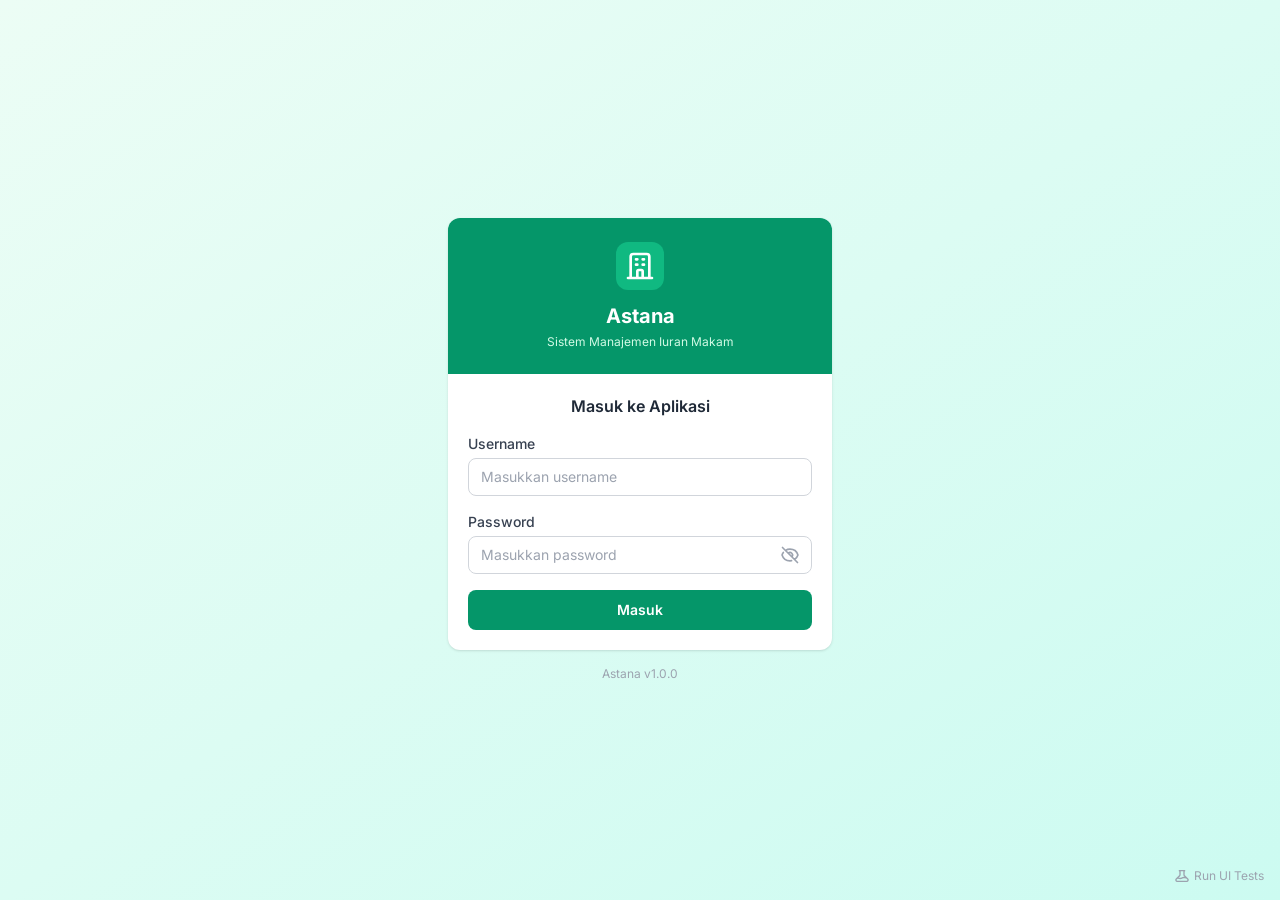
<file: src/pembayaran.html>
<!DOCTYPE html>
<html lang="id">
<head>
    <meta charset="UTF-8">
    <meta name="viewport" content="width=device-width, initial-scale=1.0">
    <title>Pembayaran Iuran - Sistem Wakaf Makam</title>
    <link rel="stylesheet" href="assets/css/tailwind.min.css">
    <link rel="stylesheet" href="assets/css/inter-font.css">
    <style>
        body { font-family: 'Inter', system-ui, -apple-system, sans-serif; }
        .scrollbar-thin::-webkit-scrollbar { height: 8px; width: 8px; }
        .scrollbar-thin::-webkit-scrollbar-track { background: #f1f5f9; }
        .scrollbar-thin::-webkit-scrollbar-thumb { background: #cbd5e1; border-radius: 4px; }
        .scrollbar-thin::-webkit-scrollbar-thumb:hover { background: #94a3b8; }
        nav.overflow-y-auto::-webkit-scrollbar { width: 6px; }
        nav.overflow-y-auto::-webkit-scrollbar-track { background: transparent; }
        nav.overflow-y-auto::-webkit-scrollbar-thumb { background: #065f46; border-radius: 3px; }
        nav.overflow-y-auto::-webkit-scrollbar-thumb:hover { background: #047857; }
        
        /* Force white background for all form elements */
        input, select, textarea {
            background-color: white !important;
            color: #1f2937 !important;
        }
        
        input[readonly], input:disabled {
            background-color: #f3f4f6 !important;
        }
        
        /* Select specific styling */
        select {
            -webkit-appearance: none;
            -moz-appearance: none;
            appearance: none;
            background-image: url("data:image/svg+xml,%3Csvg xmlns='http://www.w3.org/2000/svg' fill='none' viewBox='0 0 24 24' stroke='%236b7280'%3E%3Cpath stroke-linecap='round' stroke-linejoin='round' stroke-width='2' d='M19 9l-7 7-7-7'%3E%3C/path%3E%3C/svg%3E") !important;
            background-repeat: no-repeat !important;
            background-position: right 0.5rem center !important;
            background-size: 1.5em 1.5em !important;
            padding-right: 2.5rem !important;
        }
        
        select option {
            background-color: white !important;
            color: #1f2937 !important;
        }
        
        /* Date input calendar icon styling */
        input[type="date"]::-webkit-calendar-picker-indicator {
            filter: invert(0.4);
            cursor: pointer;
        }

        /* Modal scrollable content for small screens */
        @media (max-height: 768px) {
            .modal-scrollable {
                max-height: calc(100vh - 120px) !important;
            }
        }

        /* Hide scrollbar for modal content but keep functionality */
        .scrollbar-hide::-webkit-scrollbar {
            display: none;
        }
        .scrollbar-hide {
            -ms-overflow-style: none;
            scrollbar-width: none;
        }

        /* Ensure modals are properly scrollable */
        .modal-container {
            overscroll-behavior: contain;
        }
    </style>
    <script type="module" src="main.js"></script>
    <script type="module" src="pembayaran.js"></script>
    <!-- SheetJS for Excel export -->
    <script src="assets/js/xlsx.full.min.js"></script>
</head>
<body class="bg-gray-50 text-gray-800">

    <div class="flex h-screen overflow-hidden">
        <!-- SIDEBAR -->
        <aside class="w-64 bg-emerald-800 text-white flex flex-col flex-shrink-0">
            <div class="p-6 border-b border-emerald-700">
                <div class="flex items-center gap-3">
                    <div class="w-10 h-10 bg-emerald-600 rounded-lg flex items-center justify-center">
                        <svg class="w-6 h-6" fill="none" stroke="currentColor" viewBox="0 0 24 24">
                            <path stroke-linecap="round" stroke-linejoin="round" stroke-width="2" d="M19 21V5a2 2 0 00-2-2H7a2 2 0 00-2 2v16m14 0h2m-2 0h-5m-9 0H3m2 0h5M9 7h1m-1 4h1m4-4h1m-1 4h1m-5 10v-5a1 1 0 011-1h2a1 1 0 011 1v5m-4 0h4"></path>
                        </svg>
                    </div>
                    <div>
                        <h1 class="font-bold text-lg leading-tight">Wakaf Makam</h1>
                        <p class="text-xs text-emerald-200">Yayasan</p>
                    </div>
                </div>
            </div>

            <nav class="flex-1 py-4 overflow-y-auto scrollbar-thin">
                <ul class="space-y-1">
                    <li>
                        <a href="index.html" class="flex items-center gap-3 px-6 py-3 hover:bg-emerald-700 transition-colors">
                            <svg class="w-5 h-5" fill="none" stroke="currentColor" viewBox="0 0 24 24">
                                <path stroke-linecap="round" stroke-linejoin="round" stroke-width="2" d="M4 6a2 2 0 012-2h2a2 2 0 012 2v2a2 2 0 01-2 2H6a2 2 0 01-2-2V6zM14 6a2 2 0 012-2h2a2 2 0 012 2v2a2 2 0 01-2 2h-2a2 2 0 01-2-2V6zM4 16a2 2 0 012-2h2a2 2 0 012 2v2a2 2 0 01-2 2H6a2 2 0 01-2-2v-2zM14 16a2 2 0 012-2h2a2 2 0 012 2v2a2 2 0 01-2 2h-2a2 2 0 01-2-2v-2z"></path>
                            </svg>
                            <span>Dashboard</span>
                        </a>
                    </li>
                    <li>
                        <a href="blok.html" class="flex items-center gap-3 px-6 py-3 hover:bg-emerald-700 transition-colors">
                            <svg class="w-5 h-5" fill="none" stroke="currentColor" viewBox="0 0 24 24">
                                <path stroke-linecap="round" stroke-linejoin="round" stroke-width="2" d="M4 6a2 2 0 012-2h2a2 2 0 012 2v2a2 2 0 01-2 2H6a2 2 0 01-2-2V6zM14 6a2 2 0 012-2h2a2 2 0 012 2v2a2 2 0 01-2 2h-2a2 2 0 01-2-2V6zM4 16a2 2 0 012-2h2a2 2 0 012 2v2a2 2 0 01-2 2H6a2 2 0 01-2-2v-2zM14 16a2 2 0 012-2h2a2 2 0 012 2v2a2 2 0 01-2 2h-2a2 2 0 01-2-2v-2z"></path>
                            </svg>
                            <span>Data Blok</span>
                        </a>
                    </li>
                    <li>
                        <a href="data-makam.html" class="flex items-center gap-3 px-6 py-3 hover:bg-emerald-700 transition-colors">
                            <svg class="w-5 h-5" fill="none" stroke="currentColor" viewBox="0 0 24 24">
                                <path stroke-linecap="round" stroke-linejoin="round" stroke-width="2" d="M9 5H7a2 2 0 00-2 2v12a2 2 0 002 2h10a2 2 0 002-2V7a2 2 0 00-2-2h-2M9 5a2 2 0 002 2h2a2 2 0 002-2M9 5a2 2 0 012-2h2a2 2 0 012 2"></path>
                            </svg>
                            <span>Data Makam</span>
                        </a>
                    </li>
                    <li>
                        <a href="#" class="flex items-center gap-3 px-6 py-3 bg-emerald-700 border-r-4 border-emerald-400">
                            <svg class="w-5 h-5" fill="none" stroke="currentColor" viewBox="0 0 24 24">
                                <path stroke-linecap="round" stroke-linejoin="round" stroke-width="2" d="M17 9V7a2 2 0 00-2-2H5a2 2 0 00-2 2v6a2 2 0 002 2h2m2 4h10a2 2 0 002-2v-6a2 2 0 00-2-2H9a2 2 0 00-2 2v6a2 2 0 002 2zm7-5a2 2 0 11-4 0 2 2 0 014 0z"></path>
                            </svg>
                            <span class="font-medium">Pembayaran</span>
                        </a>
                    </li>
                    <li>
                        <a href="laporan.html" class="flex items-center gap-3 px-6 py-3 hover:bg-emerald-700 transition-colors">
                            <svg class="w-5 h-5" fill="none" stroke="currentColor" viewBox="0 0 24 24">
                                <path stroke-linecap="round" stroke-linejoin="round" stroke-width="2" d="M9 17v-2m3 2v-4m3 4v-6m2 10H7a2 2 0 01-2-2V5a2 2 0 012-2h5.586a1 1 0 01.707.293l5.414 5.414a1 1 0 01.293.707V19a2 2 0 01-2 2z"></path>
                            </svg>
                            <span>Laporan</span>
                        </a>
                    </li>
                    <li class="admin-only">
                        <a href="pengguna.html" class="flex items-center gap-3 px-6 py-3 hover:bg-emerald-700 transition-colors">
                            <svg class="w-5 h-5" fill="none" stroke="currentColor" viewBox="0 0 24 24">
                                <path stroke-linecap="round" stroke-linejoin="round" stroke-width="2" d="M12 4.354a4 4 0 110 5.292M15 21H3v-1a6 6 0 0112 0v1zm0 0h6v-1a6 6 0 00-9-5.197M13 7a4 4 0 11-8 0 4 4 0 018 0z"></path>
                            </svg>
                            <span>Pengguna</span>
                        </a>
                    </li>
                    <li class="admin-only">
                        <a href="audit-log.html" class="flex items-center gap-3 px-6 py-3 hover:bg-emerald-700 transition-colors">
                            <svg class="w-5 h-5" fill="none" stroke="currentColor" viewBox="0 0 24 24">
                                <path stroke-linecap="round" stroke-linejoin="round" stroke-width="2" d="M9 5H7a2 2 0 00-2 2v12a2 2 0 002 2h10a2 2 0 002-2V7a2 2 0 00-2-2h-2M9 5a2 2 0 002 2h2a2 2 0 002-2M9 5a2 2 0 012-2h2a2 2 0 012 2m-3 7h3m-3 4h3m-6-4h.01M9 16h.01"></path>
                            </svg>
                            <span>Audit Log</span>
                        </a>
                    </li>
                    <li>
                        <a href="pengaturan.html" class="flex items-center gap-3 px-6 py-3 hover:bg-emerald-700 transition-colors">
                            <svg class="w-5 h-5" fill="none" stroke="currentColor" viewBox="0 0 24 24">
                                <path stroke-linecap="round" stroke-linejoin="round" stroke-width="2" d="M10.325 4.317c.426-1.756 2.924-1.756 3.35 0a1.724 1.724 0 002.573 1.066c1.543-.94 3.31.826 2.37 2.37a1.724 1.724 0 001.065 2.572c1.756.426 1.756 2.924 0 3.35a1.724 1.724 0 00-1.066 2.573c.94 1.543-.826 3.31-2.37 2.37a1.724 1.724 0 00-2.572 1.065c-.426 1.756-2.924 1.756-3.35 0a1.724 1.724 0 00-2.573-1.066c-1.543.94-3.31-.826-2.37-2.37a1.724 1.724 0 00-1.065-2.572c-1.756-.426-1.756-2.924 0-3.35a1.724 1.724 0 001.066-2.573c-.94-1.543.826-3.31 2.37-2.37.996.608 2.296.07 2.572-1.065z"></path>
                                <path stroke-linecap="round" stroke-linejoin="round" stroke-width="2" d="M15 12a3 3 0 11-6 0 3 3 0 016 0z"></path>
                            </svg>
                            <span>Pengaturan</span>
                        </a>
                    </li>
                    <li>
                        <a href="tentang.html" class="flex items-center gap-3 px-6 py-3 hover:bg-emerald-700 transition-colors">
                            <svg class="w-5 h-5" fill="none" stroke="currentColor" viewBox="0 0 24 24">
                                <path stroke-linecap="round" stroke-linejoin="round" stroke-width="2" d="M13 16h-1v-4h-1m1-4h.01M21 12a9 9 0 11-18 0 9 9 0 0118 0z"></path>
                            </svg>
                            <span>Tentang</span>
                        </a>
                    </li>
                </ul>
            </nav>

            <div class="p-4 border-t border-emerald-700">
                <div class="flex items-center justify-between">
                    <div class="flex items-center gap-3">
                        <div class="w-10 h-10 rounded-full bg-emerald-600 flex items-center justify-center">
                            <svg class="w-5 h-5" fill="none" stroke="currentColor" viewBox="0 0 24 24">
                                <path stroke-linecap="round" stroke-linejoin="round" stroke-width="2" d="M16 7a4 4 0 11-8 0 4 4 0 018 0zM12 14a7 7 0 00-7 7h14a7 7 0 00-7-7z"></path>
                            </svg>
                        </div>
                        <div>
                            <p class="font-medium text-sm sidebar-user-name">Admin</p>
                            <p class="text-xs text-emerald-200 sidebar-user-role">Petugas Makam</p>
                        </div>
                    </div>
                    <button id="logoutBtn" class="p-2 hover:bg-emerald-700 rounded-lg transition-colors" title="Logout">
                        <svg class="w-5 h-5" fill="none" stroke="currentColor" viewBox="0 0 24 24">
                            <path stroke-linecap="round" stroke-linejoin="round" stroke-width="2" d="M17 16l4-4m0 0l-4-4m4 4H7m6 4v1a3 3 0 01-3 3H6a3 3 0 01-3-3V7a3 3 0 013-3h4a3 3 0 013 3v1"></path>
                        </svg>
                    </button>
                </div>
            </div>
        </aside>

        <!-- MAIN CONTENT -->
        <main class="flex-1 flex flex-col min-w-0">
            <!-- HEADER -->
            <header class="bg-white border-b border-gray-200 px-6 py-4">
                <div class="flex items-center justify-between">
                    <div class="flex-1 max-w-2xl">
                        <div class="relative">
                            <div class="absolute inset-y-0 left-0 pl-4 flex items-center pointer-events-none">
                                <svg class="w-5 h-5 text-gray-400" fill="none" stroke="currentColor" viewBox="0 0 24 24">
                                    <path stroke-linecap="round" stroke-linejoin="round" stroke-width="2" d="M21 21l-6-6m2-5a7 7 0 11-14 0 7 7 0 0114 0z"></path>
                                </svg>
                            </div>
                            <input type="text" placeholder="Cari nama almarhum atau nomor blok..." 
                                class="w-full pl-12 pr-4 py-3 bg-gray-50 border border-gray-300 rounded-lg text-base focus:outline-none focus:ring-2 focus:ring-emerald-500">
                        </div>
                    </div>
                    <!-- TAHUN AKTIF - POJOK KANAN ATAS -->
                    <div class="ml-6 bg-emerald-50 rounded-xl border border-emerald-200 px-5 py-3">
                        <p class="text-xs text-emerald-600 mb-0.5">Tahun Aktif</p>
                        <p class="text-xl font-bold text-emerald-700" id="current-year">2026</p>
                    </div>
                </div>
            </header>

            <!-- CONTENT -->
            <div class="flex-1 overflow-auto scrollbar-thin p-6">
                
                <!-- INFO CARD -->
                <div class="bg-amber-50 border border-amber-200 rounded-xl p-4 mb-6 flex items-center gap-4">
                    <div class="w-10 h-10 bg-amber-100 rounded-full flex items-center justify-center flex-shrink-0">
                        <svg class="w-5 h-5 text-amber-600" fill="none" stroke="currentColor" viewBox="0 0 24 24">
                            <path stroke-linecap="round" stroke-linejoin="round" stroke-width="2" d="M13 16h-1v-4h-1m1-4h.01M21 12a9 9 0 11-18 0 9 9 0 0118 0z"></path>
                        </svg>
                    </div>
                    <div>
                        <p class="text-sm text-amber-800 font-medium">Cara Penggunaan</p>
                        <p class="text-sm text-amber-600">Klik <strong>baris almarhum</strong> untuk melihat detail pembayaran dan mencatat pembayaran baru.</p>
                    </div>
                </div>

                <!-- FILTER BAR -->
                <div class="bg-white rounded-xl border border-gray-200 p-4 mb-6">
                    <div class="flex flex-wrap items-center gap-4">
                        <div class="flex items-center gap-2">
                            <label class="text-sm font-medium text-gray-600">Blok:</label>
                            <select id="blockFilter" class="px-3 py-2 bg-white border border-gray-300 rounded-lg text-sm focus:outline-none focus:ring-2 focus:ring-emerald-500 appearance-none cursor-pointer" style="background-image: url('data:image/svg+xml,<svg xmlns=%22http://www.w3.org/2000/svg%22 fill=%22none%22 viewBox=%220 0 24 24%22 stroke=%22%236b7280%22><path stroke-linecap=%22round%22 stroke-linejoin=%22round%22 stroke-width=%222%22 d=%22M19 9l-7 7-7-7%22/></svg>'); background-position: right 0.5rem center; background-repeat: no-repeat; background-size: 1em 1em; padding-right: 2rem; min-width: 100px;">
                                <option value="">Semua Blok</option>
                                <option value="A">Blok A</option>
                                <option value="B">Blok B</option>
                                <option value="C">Blok C</option>
                                <option value="D">Blok D</option>
                            </select>
                        </div>
                        <div class="flex items-center gap-2">
                            <label class="text-sm font-medium text-gray-600">Status:</label>
                            <select id="statusFilter" class="px-3 py-2 bg-white border border-gray-300 rounded-lg text-sm focus:outline-none focus:ring-2 focus:ring-emerald-500 appearance-none cursor-pointer" style="background-image: url('data:image/svg+xml,<svg xmlns=%22http://www.w3.org/2000/svg%22 fill=%22none%22 viewBox=%220 0 24 24%22 stroke=%22%236b7280%22><path stroke-linecap=%22round%22 stroke-linejoin=%22round%22 stroke-width=%222%22 d=%22M19 9l-7 7-7-7%22/></svg>'); background-position: right 0.5rem center; background-repeat: no-repeat; background-size: 1em 1em; padding-right: 2rem; min-width: 120px;">
                                <option value="">Semua Status</option>
                                <option value="lunas">Lunas</option>
                                <option value="belum">Belum Bayar</option>
                            </select>
                        </div>
                        <div class="flex items-center gap-2">
                            <label class="text-sm font-medium text-gray-600 whitespace-nowrap">Tahun:</label>
                            <div class="relative inline-block" id="yearPickerContainer">
                                <input type="text" id="yearPickerInput"
                                    class="px-2 py-1.5 bg-white border border-gray-300 rounded-lg text-sm focus:outline-none focus:ring-2 focus:ring-emerald-500 cursor-pointer w-16 text-center"
                                    placeholder="Tahun">
                                <!-- Year Picker Dropdown -->
                                <div id="yearPickerDropdown" class="hidden fixed sm:absolute sm:top-full sm:left-0 sm:mt-1 sm:w-44 bg-white border border-gray-200 rounded-lg shadow-xl z-[9999] w-44">
                                    <div class="p-2">
                                        <div class="flex items-center justify-between mb-2 px-1">
                                            <button type="button" id="yearPickerPrev" class="p-1.5 hover:bg-gray-100 rounded transition-colors">
                                                <svg class="w-4 h-4 text-gray-600" fill="none" stroke="currentColor" viewBox="0 0 24 24">
                                                    <path stroke-linecap="round" stroke-linejoin="round" stroke-width="2" d="M15 19l-7-7 7-7"></path>
                                                </svg>
                                            </button>
                                            <span id="yearPickerRange" class="text-sm font-semibold text-gray-700 min-w-[80px] text-center"></span>
                                            <button type="button" id="yearPickerNext" class="p-1.5 hover:bg-gray-100 rounded transition-colors">
                                                <svg class="w-4 h-4 text-gray-600" fill="none" stroke="currentColor" viewBox="0 0 24 24">
                                                    <path stroke-linecap="round" stroke-linejoin="round" stroke-width="2" d="M9 5l7 7-7 7"></path>
                                                </svg>
                                            </button>
                                        </div>
                                        <div id="yearPickerGrid" class="grid grid-cols-3 gap-1.5">
                                            <!-- Years will be populated by JS -->
                                        </div>
                                    </div>
                                </div>
                            </div>
                        </div>
                        <div class="flex-1"></div>
                        <button id="exportExcelBtn" class="px-4 py-2 text-sm border border-gray-300 rounded-lg hover:bg-gray-50 flex items-center gap-2 transition-colors">
                            <svg class="w-4 h-4" fill="none" stroke="currentColor" viewBox="0 0 24 24">
                                <path stroke-linecap="round" stroke-linejoin="round" stroke-width="2" d="M4 16v1a3 3 0 003 3h10a3 3 0 003-3v-1m-4-4l-4 4m0 0l-4-4m4 4V4"></path>
                            </svg>
                            Export Excel
                        </button>
                    </div>
                </div>

                <!-- TABEL PEMBAYARAN -->
                <div class="bg-white rounded-xl border border-gray-200 shadow-sm">
                    <div class="overflow-x-auto scrollbar-thin">
                        <table class="w-full min-w-max" id="paymentsTable">
                            <thead class="bg-gray-50" id="paymentsTableHead">
                                <!-- Table header will be rendered dynamically by JS -->
                            </thead>
                            <tbody class="divide-y divide-gray-200" id="paymentsTableBody">
                                <!-- Table body will be rendered dynamically by JS -->
                            </tbody>
                        </table>
                    </div>
                    
                    <!-- Pagination -->
                    <div class="px-5 py-4 border-t border-gray-200 flex items-center justify-between">
                        <p class="text-sm text-gray-500">Menampilkan 1-6 dari 1,247 data</p>
                        <div class="flex gap-2">
                            <button class="px-3 py-1.5 text-sm border border-gray-300 rounded-lg hover:bg-gray-50 disabled:opacity-50" disabled>Sebelumnya</button>
                            <button class="px-3 py-1.5 text-sm bg-emerald-600 text-white rounded-lg">1</button>
                            <button class="px-3 py-1.5 text-sm border border-gray-300 rounded-lg hover:bg-gray-50">2</button>
                            <button class="px-3 py-1.5 text-sm border border-gray-300 rounded-lg hover:bg-gray-50">3</button>
                            <button class="px-3 py-1.5 text-sm border border-gray-300 rounded-lg hover:bg-gray-50">Selanjutnya</button>
                        </div>
                    </div>
                </div>
            </div>
        </main>
    </div>

    <!-- MODAL EXPORT EXCEL - PILIH TAHUN -->
    <div id="exportExcelModal" class="fixed inset-0 z-50 hidden">
        <div class="absolute inset-0 bg-black/50" id="exportExcelBackdrop"></div>
        <div class="absolute inset-0 flex items-start sm:items-center justify-center p-2 sm:p-4 overflow-y-auto">
            <div class="bg-white rounded-2xl shadow-2xl w-full max-w-md transform transition-all my-4 sm:my-0 max-h-[95vh] sm:max-h-[90vh] flex flex-col" id="exportExcelPanel">
                <div class="p-4 sm:p-6 flex-shrink-0 border-b border-gray-200">
                    <div class="flex items-center">
                        <div class="flex items-center gap-2 sm:gap-3">
                            <div class="w-10 h-10 sm:w-12 sm:h-12 bg-emerald-100 rounded-xl flex items-center justify-center flex-shrink-0">
                                <svg class="w-5 h-5 sm:w-6 sm:h-6 text-emerald-600" fill="none" stroke="currentColor" viewBox="0 0 24 24">
                                    <path stroke-linecap="round" stroke-linejoin="round" stroke-width="2" d="M4 16v1a3 3 0 003 3h10a3 3 0 003-3v-1m-4-4l-4 4m0 0l-4-4m4 4V4"></path>
                                </svg>
                            </div>
                            <div>
                                <h3 class="text-base sm:text-lg font-semibold text-gray-800">Export Data Pembayaran</h3>
                                <p class="text-xs sm:text-sm text-gray-500">Pilih range tahun pembayaran</p>
                            </div>
                        </div>
                        <button id="closeExportExcelBtn" class="p-1.5 sm:p-2 hover:bg-gray-100 rounded-lg transition-colors flex-shrink-0">
                            <svg class="w-5 h-5 text-gray-400" fill="none" stroke="currentColor" viewBox="0 0 24 24">
                                <path stroke-linecap="round" stroke-linejoin="round" stroke-width="2" d="M6 18L18 6M6 6l12 12"></path>
                            </svg>
                        </button>
                    </div>
                </div>
                
                <div class="p-4 sm:p-6 overflow-y-auto flex-1 scrollbar-thin">
                    <div class="space-y-4">
                        <!-- Info jumlah data -->
                        <div class="bg-gray-50 rounded-lg p-3 sm:p-4">
                            <div class="flex items-center justify-between text-sm">
                                <span class="text-gray-600">Data yang akan diexport:</span>
                                <span class="font-semibold text-emerald-600" id="exportDataCount">-</span>
                            </div>
                        </div>
                        
                        <!-- Range Tahun -->
                        <div class="space-y-3">
                            <label class="block text-sm font-medium text-gray-700">Range Tahun Pembayaran</label>
                            <div class="grid grid-cols-2 gap-3 sm:gap-4">
                                <div>
                                    <label class="block text-xs text-gray-500 mb-1">Dari Tahun</label>
                                    <select id="exportStartYear" class="w-full h-10 px-3 border border-gray-300 rounded-lg focus:outline-none focus:ring-2 focus:ring-emerald-500 text-sm" style="background-color: white !important; color: #1f2937 !important;">
                                        <!-- Options will be populated by JS -->
                                    </select>
                                </div>
                                <div>
                                    <label class="block text-xs text-gray-500 mb-1">Sampai Tahun</label>
                                    <select id="exportEndYear" class="w-full h-10 px-3 border border-gray-300 rounded-lg focus:outline-none focus:ring-2 focus:ring-emerald-500 text-sm" style="background-color: white !important; color: #1f2937 !important;">
                                        <!-- Options will be populated by JS -->
                                    </select>
                                </div>
                            </div>
                            
                            <!-- Quick select buttons -->
                            <div class="flex flex-wrap gap-2" id="quickSelectButtons">
                                <button data-range="3" class="px-2 sm:px-3 py-1.5 text-xs bg-gray-100 hover:bg-gray-200 rounded-lg transition-colors quick-select-btn">3 Tahun</button>
                                <button data-range="5" class="px-2 sm:px-3 py-1.5 text-xs bg-emerald-100 text-emerald-700 hover:bg-emerald-200 rounded-lg transition-colors font-medium quick-select-btn active">5 Tahun</button>
                                <button data-range="10" class="px-2 sm:px-3 py-1.5 text-xs bg-gray-100 hover:bg-gray-200 rounded-lg transition-colors quick-select-btn">10 Tahun</button>
                                <button data-range="all" class="px-2 sm:px-3 py-1.5 text-xs bg-gray-100 hover:bg-gray-200 rounded-lg transition-colors quick-select-btn">Semua</button>
                            </div>
                        </div>
                        
                        <!-- Preview tahun yang akan diexport -->
                        <div class="bg-blue-50 rounded-lg p-3 sm:p-4">
                            <div class="flex items-center">
                                <span class="text-sm text-blue-700">Tahun yang akan diexport:</span>
                                <span class="text-sm font-semibold text-blue-800" id="previewYears">-</span>
                            </div>
                        </div>
                    </div>
                </div>
                
                <div class="p-4 sm:p-6 border-t border-gray-200 flex gap-3 flex-shrink-0">
                    <button id="cancelExportBtn" class="flex-1 px-4 py-2.5 border border-gray-300 text-gray-700 font-medium rounded-lg hover:bg-gray-50 transition-colors">Batal</button>
                    <button id="confirmExportBtn" class="flex-1 px-4 py-2.5 bg-emerald-600 text-white font-medium rounded-lg hover:bg-emerald-700 transition-colors flex items-center justify-center gap-2">
                        <svg class="w-4 h-4" fill="none" stroke="currentColor" viewBox="0 0 24 24">
                            <path stroke-linecap="round" stroke-linejoin="round" stroke-width="2" d="M4 16v1a3 3 0 003 3h10a3 3 0 003-3v-1m-4-4l-4 4m0 0l-4-4m4 4V4"></path>
                        </svg>
                        Export Excel
                    </button>
                </div>
            </div>
        </div>
    </div>

    <!-- MODAL DETAIL PEMBAYARAN - 3 BAGIAN -->
    <div id="modalDetail" class="fixed inset-0 z-50 hidden">
        <div class="absolute inset-0 bg-black/50" id="detailModalBackdrop"></div>
        <div class="absolute inset-0 flex items-start sm:items-center justify-center p-2 sm:p-4 overflow-y-auto">
            <div class="bg-white rounded-2xl shadow-2xl w-full max-w-2xl transform transition-all my-4 sm:my-0 max-h-[95vh] sm:max-h-[90vh] flex flex-col">
                <div class="px-4 sm:px-6 py-3 sm:py-4 border-b border-gray-200 flex items-center justify-between bg-emerald-50 rounded-t-2xl flex-shrink-0">
                    <h2 class="text-base sm:text-lg font-semibold text-gray-800">Detail Pembayaran</h2>
                    <button id="closeDetailModalBtn" class="p-1.5 sm:p-2 hover:bg-gray-200 rounded-lg transition-colors flex-shrink-0">
                        <svg class="w-5 h-5 text-gray-500" fill="none" stroke="currentColor" viewBox="0 0 24 24">
                            <path stroke-linecap="round" stroke-linejoin="round" stroke-width="2" d="M6 18L18 6M6 6l12 12"></path>
                        </svg>
                    </button>
                </div>

                <div class="p-4 sm:p-6 space-y-5 overflow-y-auto flex-1 scrollbar-thin">
                    <!-- BAGIAN 1: INFO ALMARHUM -->
                    <div class="bg-emerald-50 rounded-xl p-4 border border-emerald-200">
                        <h3 class="text-sm font-semibold text-emerald-700 mb-3 flex items-center gap-2">
                            <svg class="w-4 h-4" fill="none" stroke="currentColor" viewBox="0 0 24 24">
                                <path stroke-linecap="round" stroke-linejoin="round" stroke-width="2" d="M16 7a4 4 0 11-8 0 4 4 0 018 0zM12 14a7 7 0 00-7 7h14a7 7 0 00-7-7z"></path>
                            </svg>
                            Informasi Almarhum
                        </h3>
                        <div class="grid grid-cols-1 sm:grid-cols-2 gap-3">
                            <div class="bg-white rounded-lg p-3">
                                <p class="text-xs text-gray-500">Nama Almarhum</p>
                                <p class="text-sm font-semibold text-gray-800" id="infoDeceasedName">-</p>
                            </div>
                            <div class="bg-white rounded-lg p-3">
                                <p class="text-xs text-gray-500">Tipe Makam</p>
                                <p class="text-sm font-semibold text-gray-800" id="infoGraveType">-</p>
                            </div>
                            <div class="bg-white rounded-lg p-3">
                                <p class="text-xs text-gray-500">Blok & Nomor</p>
                                <p class="text-sm font-semibold text-gray-800" id="infoBlockNumber">-</p>
                            </div>
                            <div class="bg-white rounded-lg p-3">
                                <p class="text-xs text-gray-500">Keterangan</p>
                                <p class="text-sm font-semibold text-gray-800" id="infoNotes">-</p>
                            </div>
                            <div class="bg-white rounded-lg p-3">
                                <p class="text-xs text-gray-500">Total Sudah Dibayar</p>
                                <p class="text-sm font-semibold text-emerald-600" id="infoTotalPaid">Rp 0</p>
                            </div>
                            <div class="bg-white rounded-lg p-3">
                                <p class="text-xs text-gray-500">Nama Ahli Waris Utama</p>
                                <p class="text-sm font-semibold text-gray-800" id="infoHeirName">-</p>
                            </div>
                            <div class="bg-white rounded-lg p-3">
                                <p class="text-xs text-gray-500">Alamat Ahli Waris</p>
                                <p class="text-sm font-semibold text-gray-800" id="infoHeirAddress">-</p>
                            </div>
                        </div>
                    </div>

                    <!-- BAGIAN 2: FORM PEMBAYARAN -->
                    <div class="bg-gray-50 rounded-xl p-4 border border-gray-200">
                        <h3 class="text-sm font-semibold text-gray-700 mb-3 flex items-center gap-2">
                            <svg class="w-4 h-4" fill="none" stroke="currentColor" viewBox="0 0 24 24">
                                <path stroke-linecap="round" stroke-linejoin="round" stroke-width="2" d="M12 8c-1.657 0-3 .895-3 2s1.343 2 3 2 3 .895 3 2-1.343 2-3 2m0-8c1.11 0 2.08.402 2.599 1M12 8V7m0 1v8m0 0v1m0-1c-1.11 0-2.08-.402-2.599-1M21 12a9 9 0 11-18 0 9 9 0 0118 0z"></path>
                            </svg>
                            Form Pembayaran
                        </h3>
                        
                        <!-- Tahun yang belum dibayar -->
                        <div class="mb-4">
                            <label class="block text-sm font-medium text-gray-700 mb-2">Pilih Tahun Iuran <span class="text-red-500">*</span></label>
                            <div id="unpaidYearsContainer" class="flex flex-wrap gap-2 max-h-32 overflow-y-auto p-2 bg-white rounded-lg border border-gray-300">
                                <!-- Checkboxes akan diisi JS -->
                            </div>
                            <p class="text-xs text-gray-500 mt-1">Centang tahun yang ingin dibayar</p>
                        </div>

                        <!-- Input nama pembayar -->
                        <div class="mb-4">
                            <label class="block text-sm font-medium text-gray-700 mb-1.5">Nama yang Membayar</label>
                            <input type="text" id="inputPaidBy" class="w-full px-3 py-2.5 border border-gray-300 rounded-lg focus:outline-none focus:ring-2 focus:ring-emerald-500" placeholder="Masukkan nama pembayar">
                        </div>

                        <!-- Input nama penerima -->
                        <div class="mb-4">
                            <label class="block text-sm font-medium text-gray-700 mb-1.5">Nama Penerima <span class="text-red-500">*</span></label>
                            <input type="text" id="inputReceivedBy" class="w-full px-3 py-2.5 border border-gray-300 rounded-lg focus:outline-none focus:ring-2 focus:ring-emerald-500" placeholder="Masukkan nama penerima">
                            <p class="text-xs text-gray-500 mt-1">Default: nama user yang sedang login</p>
                        </div>

                        <!-- Info iuran per tahun -->
                        <div class="bg-blue-50 rounded-lg p-3 mb-4">
                            <div class="flex items-center justify-between">
                                <span class="text-sm text-blue-700">Iuran per Tahun:</span>
                                <input type="number" id="infoAnnualFee" class="w-32 px-2 py-1 text-sm font-semibold text-blue-800 bg-white border border-blue-300 rounded text-right" value="75000">
                            </div>
                            <div class="flex items-center justify-between mt-1">
                                <span class="text-sm text-blue-700">Total yang akan dibayar:</span>
                                <span class="text-sm font-bold text-blue-800" id="infoTotalToPay">Rp 0</span>
                            </div>
                        </div>

                        <!-- Tombol proses -->
                        <button id="btnProcessPayment" class="w-full px-4 py-2.5 bg-emerald-600 text-white font-medium rounded-lg hover:bg-emerald-700 transition-colors flex items-center justify-center gap-2">
                            <svg class="w-4 h-4" fill="none" stroke="currentColor" viewBox="0 0 24 24">
                                <path stroke-linecap="round" stroke-linejoin="round" stroke-width="2" d="M9 12l2 2 4-4m6 2a9 9 0 11-18 0 9 9 0 0118 0z"></path>
                            </svg>
                            Proses Pembayaran
                        </button>
                    </div>

                    <!-- BAGIAN 3: HISTORY PEMBAYARAN -->
                    <div class="bg-gray-50 rounded-xl p-4 border border-gray-200">
                        <div class="flex items-center justify-between mb-3">
                            <h3 class="text-sm font-semibold text-gray-700 flex items-center gap-2">
                                <svg class="w-4 h-4" fill="none" stroke="currentColor" viewBox="0 0 24 24">
                                    <path stroke-linecap="round" stroke-linejoin="round" stroke-width="2" d="M9 5H7a2 2 0 00-2 2v12a2 2 0 002 2h10a2 2 0 002-2V7a2 2 0 00-2-2h-2M9 5a2 2 0 002 2h2a2 2 0 002-2M9 5a2 2 0 012-2h2a2 2 0 012 2m-3 7h3m-3 4h3m-6-4h.01M9 16h.01"></path>
                                </svg>
                                History Pembayaran
                            </h3>
                            <button id="btnCombinedReceipt" class="px-3 py-1.5 text-xs bg-blue-600 text-white rounded-lg hover:bg-blue-700 transition-colors flex items-center gap-1.5">
                                <svg class="w-3.5 h-3.5" fill="none" stroke="currentColor" viewBox="0 0 24 24">
                                    <path stroke-linecap="round" stroke-linejoin="round" stroke-width="2" d="M4 16v1a3 3 0 003 3h10a3 3 0 003-3v-1m-4-4l-4 4m0 0l-4-4m4 4V4"></path>
                                </svg>
                                Unduh Laporan Pembayaran
                            </button>
                        </div>
                        
                        <div class="overflow-x-auto">
                            <table class="w-full text-sm">
                                <thead class="bg-gray-100">
                                    <tr>
                                        <th class="px-3 py-2 text-left text-xs font-medium text-gray-600">No</th>
                                        <th class="px-3 py-2 text-left text-xs font-medium text-gray-600">Tahun</th>
                                        <th class="px-3 py-2 text-left text-xs font-medium text-gray-600">Tanggal</th>
                                        <th class="px-3 py-2 text-right text-xs font-medium text-gray-600">Besar Iuran</th>
                                        <th class="px-3 py-2 text-left text-xs font-medium text-gray-600">Nama Pembayar</th>
                                        <th class="px-3 py-2 text-left text-xs font-medium text-gray-600">Nama Penerima</th>
                                        <th class="px-3 py-2 text-center text-xs font-medium text-gray-600">Kwitansi</th>
                                    </tr>
                                </thead>
                                <tbody id="paymentHistoryBody" class="bg-white divide-y divide-gray-200">
                                    <!-- Akan diisi JS -->
                                </tbody>
                            </table>
                        </div>
                        <div id="paymentHistoryEmpty" class="text-center py-4 text-gray-500 text-sm hidden">
                            Belum ada history pembayaran
                        </div>
                    </div>
                </div>

                <div class="px-4 sm:px-6 py-3 sm:py-4 border-t border-gray-200 flex gap-3 flex-shrink-0">
                    <button id="btnCloseModal" class="flex-1 px-4 py-2.5 border border-gray-300 text-gray-700 font-medium rounded-lg hover:bg-gray-50 transition-colors">
                        Tutup
                    </button>
                </div>
            </div>
        </div>
    </div>

    <!-- MODAL SUKSES -->
    <div id="modalSukses" class="fixed inset-0 z-50 hidden">
        <div class="absolute inset-0 bg-black/50"></div>
        <div class="absolute inset-0 flex items-center justify-center p-2 sm:p-4">
            <div class="bg-white rounded-2xl shadow-2xl w-full max-w-sm p-4 sm:p-6 text-center">
                <div class="w-12 h-12 sm:w-16 sm:h-16 bg-emerald-100 rounded-full flex items-center justify-center mx-auto mb-3 sm:mb-4">
                    <svg class="w-6 h-6 sm:w-8 sm:h-8 text-emerald-600" fill="none" stroke="currentColor" viewBox="0 0 24 24">
                        <path stroke-linecap="round" stroke-linejoin="round" stroke-width="2" d="M5 13l4 4L19 7"></path>
                    </svg>
                </div>
                <h3 class="text-base sm:text-lg font-semibold text-gray-800 mb-2">Berhasil!</h3>
                <p class="text-sm text-gray-500 mb-4 sm:mb-6" id="suksesMessage">Operasi berhasil dilakukan.</p>
                <button id="closeSuksesModalBtn" class="w-full px-4 py-2.5 bg-emerald-600 text-white font-medium rounded-lg hover:bg-emerald-700 transition-colors">Tutup</button>
            </div>
        </div>
    </div>

    <!-- AUTHENTICATION CHECK -->
    <script>
        // Check authentication on page load
        document.addEventListener('DOMContentLoaded', async () => {
            const isValid = await window.astanaApp.validateSession();
            if (!isValid) {
                window.location.href = 'login.html';
                return;
            }
            // Update sidebar with user info
            window.updateSidebarUser();
        });
    </script>

    <!-- Delete Payment Confirmation Modal -->
    <div id="deletePaymentConfirmModal" class="hidden fixed inset-0 z-50">
        <div class="absolute inset-0 bg-black/50"></div>
        <div class="absolute inset-0 flex items-center justify-center p-2 sm:p-4">
            <div class="bg-white rounded-lg max-w-md w-full p-4 sm:p-6">
                <div class="flex items-center gap-2 sm:gap-3 mb-4">
                    <div class="w-10 h-10 sm:w-12 sm:h-12 bg-red-100 rounded-full flex items-center justify-center flex-shrink-0">
                        <svg class="w-5 h-5 sm:w-6 sm:h-6 text-red-600" fill="none" stroke="currentColor" viewBox="0 0 24 24">
                            <path stroke-linecap="round" stroke-linejoin="round" stroke-width="2" d="M12 9v2m0 4h.01m-6.938 4h13.856c1.54 0 2.502-1.667 1.732-3L13.732 4c-.77-1.333-2.694-1.333-3.464 0L3.34 16c-.77 1.333.192 3 1.732 3z"></path>
                        </svg>
                    </div>
                    <h2 class="text-lg sm:text-xl font-bold text-gray-800">Konfirmasi Hapus</h2>
                </div>
                
                <p class="text-gray-600 mb-2">Apakah Anda yakin ingin menghapus pembayaran ini?</p>
                <p class="text-red-600 text-sm mb-4 sm:mb-6">Tindakan ini tidak dapat dibatalkan.</p>
                
                <div class="flex justify-end gap-2 sm:gap-3">
                    <button type="button" id="cancelDeletePaymentBtn" class="px-3 sm:px-4 py-2 text-gray-600 hover:text-gray-800 border border-gray-300 rounded-lg hover:bg-gray-50">
                        Batal
                    </button>
                    <button type="button" id="confirmDeletePaymentBtn" class="px-3 sm:px-4 py-2 bg-red-600 text-white rounded-lg hover:bg-red-700">
                        Ya, Hapus
                    </button>
                </div>
            </div>
        </div>
    </div>
</body>
</html>
</file>
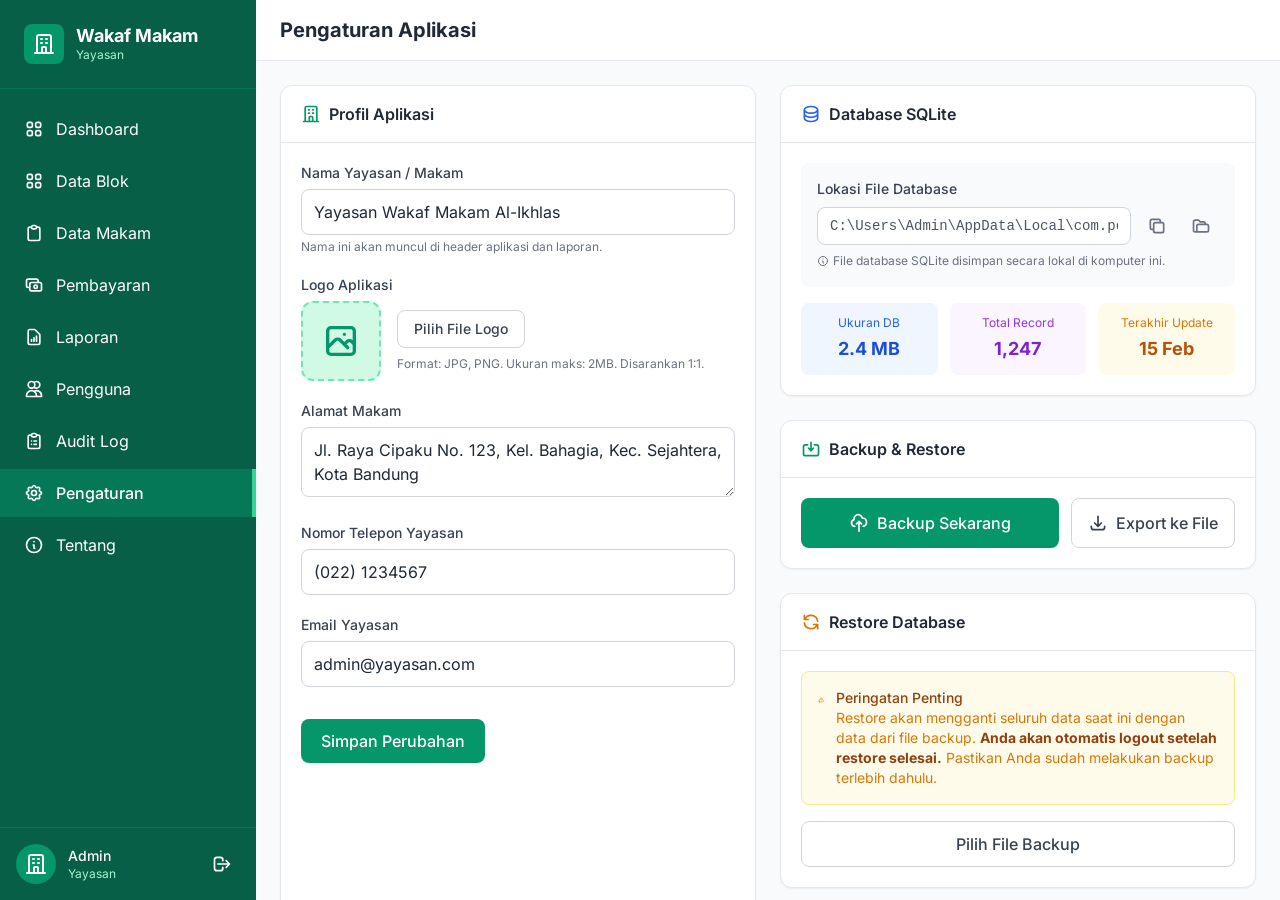
<file: src/pengaturan.html>
<!DOCTYPE html>
<html lang="id">
<head>
    <meta charset="UTF-8">
    <meta name="viewport" content="width=device-width, initial-scale=1.0">
    <title>Pengaturan - Sistem Wakaf Makam</title>
    <link rel="stylesheet" href="assets/css/tailwind.min.css">
    <link rel="stylesheet" href="assets/css/inter-font.css">
    <style>
        body { font-family: 'Inter', system-ui, -apple-system, sans-serif; }
        .scrollbar-thin::-webkit-scrollbar { height: 8px; width: 8px; }
        .scrollbar-thin::-webkit-scrollbar-track { background: #f1f5f9; }
        .scrollbar-thin::-webkit-scrollbar-thumb { background: #cbd5e1; border-radius: 4px; }
        .scrollbar-thin::-webkit-scrollbar-thumb:hover { background: #94a3b8; }
        nav.overflow-y-auto::-webkit-scrollbar { width: 6px; }
        nav.overflow-y-auto::-webkit-scrollbar-track { background: transparent; }
        nav.overflow-y-auto::-webkit-scrollbar-thumb { background: #065f46; border-radius: 3px; }
        nav.overflow-y-auto::-webkit-scrollbar-thumb:hover { background: #047857; }
    </style>
    <script type="module" src="main.js"></script>
    <script type="module" src="pengaturan.js"></script>
</head>
<body class="bg-gray-50 text-gray-800">

    <div class="flex h-screen overflow-hidden">
        <!-- SIDEBAR -->
        <aside class="w-64 bg-emerald-800 text-white flex flex-col flex-shrink-0">
            <div class="p-6 border-b border-emerald-700">
                <div class="flex items-center gap-3">
                    <div class="w-10 h-10 bg-emerald-600 rounded-lg flex items-center justify-center">
                        <svg class="w-6 h-6" fill="none" stroke="currentColor" viewBox="0 0 24 24">
                            <path stroke-linecap="round" stroke-linejoin="round" stroke-width="2" d="M19 21V5a2 2 0 00-2-2H7a2 2 0 00-2 2v16m14 0h2m-2 0h-5m-9 0H3m2 0h5M9 7h1m-1 4h1m4-4h1m-1 4h1m-5 10v-5a1 1 0 011-1h2a1 1 0 011 1v5m-4 0h4"></path>
                        </svg>
                    </div>
                    <div>
                        <h1 class="font-bold text-lg leading-tight">Wakaf Makam</h1>
                        <p class="text-xs text-emerald-200">Yayasan</p>
                    </div>
                </div>
            </div>

            <nav class="flex-1 py-4 overflow-y-auto scrollbar-thin">
                <ul class="space-y-1">
                    <li>
                        <a href="index.html" class="flex items-center gap-3 px-6 py-3 hover:bg-emerald-700 transition-colors">
                            <svg class="w-5 h-5" fill="none" stroke="currentColor" viewBox="0 0 24 24">
                                <path stroke-linecap="round" stroke-linejoin="round" stroke-width="2" d="M4 6a2 2 0 012-2h2a2 2 0 012 2v2a2 2 0 01-2 2H6a2 2 0 01-2-2V6zM14 6a2 2 0 012-2h2a2 2 0 012 2v2a2 2 0 01-2 2h-2a2 2 0 01-2-2V6zM4 16a2 2 0 012-2h2a2 2 0 012 2v2a2 2 0 01-2 2H6a2 2 0 01-2-2v-2zM14 16a2 2 0 012-2h2a2 2 0 012 2v2a2 2 0 01-2 2h-2a2 2 0 01-2-2v-2z"></path>
                            </svg>
                            <span>Dashboard</span>
                        </a>
                    </li>
                    <li>
                        <a href="blok.html" class="flex items-center gap-3 px-6 py-3 hover:bg-emerald-700 transition-colors">
                            <svg class="w-5 h-5" fill="none" stroke="currentColor" viewBox="0 0 24 24">
                                <path stroke-linecap="round" stroke-linejoin="round" stroke-width="2" d="M4 6a2 2 0 012-2h2a2 2 0 012 2v2a2 2 0 01-2 2H6a2 2 0 01-2-2V6zM14 6a2 2 0 012-2h2a2 2 0 012 2v2a2 2 0 01-2 2h-2a2 2 0 01-2-2V6zM4 16a2 2 0 012-2h2a2 2 0 012 2v2a2 2 0 01-2 2H6a2 2 0 01-2-2v-2zM14 16a2 2 0 012-2h2a2 2 0 012 2v2a2 2 0 01-2 2h-2a2 2 0 01-2-2v-2z"></path>
                            </svg>
                            <span>Data Blok</span>
                        </a>
                    </li>
                    <li>
                        <a href="data-makam.html" class="flex items-center gap-3 px-6 py-3 hover:bg-emerald-700 transition-colors">
                            <svg class="w-5 h-5" fill="none" stroke="currentColor" viewBox="0 0 24 24">
                                <path stroke-linecap="round" stroke-linejoin="round" stroke-width="2" d="M9 5H7a2 2 0 00-2 2v12a2 2 0 002 2h10a2 2 0 002-2V7a2 2 0 00-2-2h-2M9 5a2 2 0 002 2h2a2 2 0 002-2M9 5a2 2 0 012-2h2a2 2 0 012 2"></path>
                            </svg>
                            <span>Data Makam</span>
                        </a>
                    </li>
                    <li>
                        <a href="pembayaran.html" class="flex items-center gap-3 px-6 py-3 hover:bg-emerald-700 transition-colors">
                            <svg class="w-5 h-5" fill="none" stroke="currentColor" viewBox="0 0 24 24">
                                <path stroke-linecap="round" stroke-linejoin="round" stroke-width="2" d="M17 9V7a2 2 0 00-2-2H5a2 2 0 00-2 2v6a2 2 0 002 2h2m2 4h10a2 2 0 002-2v-6a2 2 0 00-2-2H9a2 2 0 00-2 2v6a2 2 0 002 2zm7-5a2 2 0 11-4 0 2 2 0 014 0z"></path>
                            </svg>
                            <span>Pembayaran</span>
                        </a>
                    </li>
                    <li>
                        <a href="laporan.html" class="flex items-center gap-3 px-6 py-3 hover:bg-emerald-700 transition-colors">
                            <svg class="w-5 h-5" fill="none" stroke="currentColor" viewBox="0 0 24 24">
                                <path stroke-linecap="round" stroke-linejoin="round" stroke-width="2" d="M9 17v-2m3 2v-4m3 4v-6m2 10H7a2 2 0 01-2-2V5a2 2 0 012-2h5.586a1 1 0 01.707.293l5.414 5.414a1 1 0 01.293.707V19a2 2 0 01-2 2z"></path>
                            </svg>
                            <span>Laporan</span>
                        </a>
                    </li>
                    <li class="admin-only">
                        <a href="pengguna.html" class="flex items-center gap-3 px-6 py-3 hover:bg-emerald-700 transition-colors">
                            <svg class="w-5 h-5" fill="none" stroke="currentColor" viewBox="0 0 24 24">
                                <path stroke-linecap="round" stroke-linejoin="round" stroke-width="2" d="M12 4.354a4 4 0 110 5.292M15 21H3v-1a6 6 0 0112 0v1zm0 0h6v-1a6 6 0 00-9-5.197M13 7a4 4 0 11-8 0 4 4 0 018 0z"></path>
                            </svg>
                            <span>Pengguna</span>
                        </a>
                    </li>
                    <li class="admin-only">
                        <a href="audit-log.html" class="flex items-center gap-3 px-6 py-3 hover:bg-emerald-700 transition-colors">
                            <svg class="w-5 h-5" fill="none" stroke="currentColor" viewBox="0 0 24 24">
                                <path stroke-linecap="round" stroke-linejoin="round" stroke-width="2" d="M9 5H7a2 2 0 00-2 2v12a2 2 0 002 2h10a2 2 0 002-2V7a2 2 0 00-2-2h-2M9 5a2 2 0 002 2h2a2 2 0 002-2M9 5a2 2 0 012-2h2a2 2 0 012 2m-3 7h3m-3 4h3m-6-4h.01M9 16h.01"></path>
                            </svg>
                            <span>Audit Log</span>
                        </a>
                    </li>
                    <li>
                        <a href="#" class="flex items-center gap-3 px-6 py-3 bg-emerald-700 border-r-4 border-emerald-400">
                            <svg class="w-5 h-5" fill="none" stroke="currentColor" viewBox="0 0 24 24">
                                <path stroke-linecap="round" stroke-linejoin="round" stroke-width="2" d="M10.325 4.317c.426-1.756 2.924-1.756 3.35 0a1.724 1.724 0 002.573 1.066c1.543-.94 3.31.826 2.37 2.37a1.724 1.724 0 001.065 2.572c1.756.426 1.756 2.924 0 3.35a1.724 1.724 0 00-1.066 2.573c.94 1.543-.826 3.31-2.37 2.37a1.724 1.724 0 00-2.572 1.065c-.426 1.756-2.924 1.756-3.35 0a1.724 1.724 0 00-2.573-1.066c-1.543.94-3.31-.826-2.37-2.37a1.724 1.724 0 00-1.065-2.572c-1.756-.426-1.756-2.924 0-3.35a1.724 1.724 0 001.066-2.573c-.94-1.543.826-3.31 2.37-2.37.996.608 2.296.07 2.572-1.065z"></path>
                                <path stroke-linecap="round" stroke-linejoin="round" stroke-width="2" d="M15 12a3 3 0 11-6 0 3 3 0 016 0z"></path>
                            </svg>
                            <span class="font-medium">Pengaturan</span>
                        </a>
                    </li>
                    <li>
                        <a href="tentang.html" class="flex items-center gap-3 px-6 py-3 hover:bg-emerald-700 transition-colors">
                            <svg class="w-5 h-5" fill="none" stroke="currentColor" viewBox="0 0 24 24">
                                <path stroke-linecap="round" stroke-linejoin="round" stroke-width="2" d="M13 16h-1v-4h-1m1-4h.01M21 12a9 9 0 11-18 0 9 9 0 0118 0z"></path>
                            </svg>
                            <span>Tentang</span>
                        </a>
                    </li>
                </ul>
            </nav>

            <div class="p-4 border-t border-emerald-700">
                <div class="flex items-center justify-between">
                    <div class="flex items-center gap-3">
                        <div class="w-10 h-10 rounded-full bg-emerald-600 flex items-center justify-center">
                            <svg class="w-5 h-5" fill="none" stroke="currentColor" viewBox="0 0 24 24">
                                <path stroke-linecap="round" stroke-linejoin="round" stroke-width="2" d="M16 7a4 4 0 11-8 0 4 4 0 018 0zM12 14a7 7 0 00-7 7h14a7 7 0 00-7-7z"></path>
                            </svg>
                        </div>
                        <div>
                            <p class="font-medium text-sm sidebar-user-name">Admin</p>
                            <p class="text-xs text-emerald-200 sidebar-user-role">Petugas Makam</p>
                        </div>
                    </div>
                    <button id="logoutBtn" class="p-2 hover:bg-emerald-700 rounded-lg transition-colors" title="Logout">
                        <svg class="w-5 h-5" fill="none" stroke="currentColor" viewBox="0 0 24 24">
                            <path stroke-linecap="round" stroke-linejoin="round" stroke-width="2" d="M17 16l4-4m0 0l-4-4m4 4H7m6 4v1a3 3 0 01-3 3H6a3 3 0 01-3-3V7a3 3 0 013-3h4a3 3 0 013 3v1"></path>
                        </svg>
                    </button>
                </div>
            </div>
        </aside>

        <!-- MAIN CONTENT -->
        <main class="flex-1 flex flex-col min-w-0 overflow-auto scrollbar-thin">
            <!-- HEADER -->
            <header class="bg-white border-b border-gray-200 px-6 py-4">
                <h1 class="text-xl font-bold text-gray-800">Pengaturan Aplikasi</h1>
            </header>

            <!-- CONTENT -->
            <div class="flex-1 p-6">
                
                <div class="grid grid-cols-2 gap-6">
                    
                    <!-- PROFIL APLIKASI -->
                    <div class="bg-white rounded-xl border border-gray-200 shadow-sm">
                        <div class="px-5 py-4 border-b border-gray-200">
                            <h2 class="font-semibold text-gray-800 flex items-center gap-2">
                                <svg class="w-5 h-5 text-emerald-600" fill="none" stroke="currentColor" viewBox="0 0 24 24">
                                    <path stroke-linecap="round" stroke-linejoin="round" stroke-width="2" d="M19 21V5a2 2 0 00-2-2H7a2 2 0 00-2 2v16m14 0h2m-2 0h-5m-9 0H3m2 0h5M9 7h1m-1 4h1m4-4h1m-1 4h1m-5 10v-5a1 1 0 011-1h2a1 1 0 011 1v5m-4 0h4"></path>
                                </svg>
                                Profil Aplikasi
                            </h2>
                        </div>
                        <div class="p-5 space-y-5">
                            <!-- Nama Makam -->
                            <div>
                                <label class="block text-sm font-medium text-gray-700 mb-1.5">Nama Yayasan / Makam</label>
                                <input type="text" id="foundationName" class="w-full px-3 py-2.5 border border-gray-300 rounded-lg focus:outline-none focus:ring-2 focus:ring-emerald-500" placeholder="Masukkan nama yayasan atau makam">
                                <p class="text-xs text-gray-500 mt-1">Nama ini akan muncul di header aplikasi dan laporan.</p>
                            </div>

                            <!-- Logo -->
                            <div>
                                <label class="block text-sm font-medium text-gray-700 mb-1.5">Logo Aplikasi</label>
                                <div class="flex items-center gap-4">
                                    <div id="logoPreview" class="w-20 h-20 bg-emerald-100 rounded-xl flex items-center justify-center border-2 border-dashed border-emerald-300">
                                        <svg class="w-10 h-10 text-emerald-600" fill="none" stroke="currentColor" viewBox="0 0 24 24">
                                            <path stroke-linecap="round" stroke-linejoin="round" stroke-width="2" d="M4 16l4.586-4.586a2 2 0 012.828 0L16 16m-2-2l1.586-1.586a2 2 0 012.828 0L20 14m-6-6h.01M6 20h12a2 2 0 002-2V6a2 2 0 00-2-2H6a2 2 0 00-2 2v12a2 2 0 002 2z"></path>
                                        </svg>
                                    </div>
                                    <div class="flex-1">
                                        <button id="btnTriggerLogoInput" class="px-4 py-2 border border-gray-300 rounded-lg text-sm font-medium text-gray-700 hover:bg-gray-50 transition-colors">
                                            Pilih File Logo
                                        </button>
                                        <input type="file" id="logoInput" class="hidden" accept=".jpg,.jpeg,.png">
                                        <p class="text-xs text-gray-500 mt-2">Format: JPG, PNG. Ukuran maks: 2MB. Disarankan 1:1.</p>
                                    </div>
                                </div>
                            </div>

                            <!-- Info Tambahan -->
                            <div>
                                <label class="block text-sm font-medium text-gray-700 mb-1.5">Alamat Makam</label>
                                <textarea id="foundationAddress" rows="2" class="w-full px-3 py-2.5 border border-gray-300 rounded-lg focus:outline-none focus:ring-2 focus:ring-emerald-500" placeholder="Masukkan alamat lengkap makam"></textarea>
                            </div>

                            <div>
                                <label class="block text-sm font-medium text-gray-700 mb-1.5">Nomor Telepon Yayasan</label>
                                <input type="text" id="foundationPhone" class="w-full px-3 py-2.5 border border-gray-300 rounded-lg focus:outline-none focus:ring-2 focus:ring-emerald-500" placeholder="Contoh: (022) 1234567">
                            </div>

                            <div>
                                <label class="block text-sm font-medium text-gray-700 mb-1.5">Email Yayasan</label>
                                <input type="email" id="foundationEmail" class="w-full px-3 py-2.5 border border-gray-300 rounded-lg focus:outline-none focus:ring-2 focus:ring-emerald-500" placeholder="Contoh: admin@yayasan.com">
                            </div>

                            <div class="pt-3">
                                <button id="btnSaveSettings" class="px-5 py-2.5 bg-emerald-600 hover:bg-emerald-700 text-white font-medium rounded-lg transition-colors">
                                    Simpan Perubahan
                                </button>
                            </div>
                        </div>
                    </div>

                    <!-- DATABASE & BACKUP -->
                    <div class="space-y-6">
                        <!-- Info Database -->
                        <div class="bg-white rounded-xl border border-gray-200 shadow-sm">
                            <div class="px-5 py-4 border-b border-gray-200">
                                <h2 class="font-semibold text-gray-800 flex items-center gap-2">
                                    <svg class="w-5 h-5 text-blue-600" fill="none" stroke="currentColor" viewBox="0 0 24 24">
                                        <path stroke-linecap="round" stroke-linejoin="round" stroke-width="2" d="M4 7v10c0 2.21 3.582 4 8 4s8-1.79 8-4V7M4 7c0 2.21 3.582 4 8 4s8-1.79 8-4M4 7c0-2.21 3.582-4 8-4s8 1.79 8 4m0 5c0 2.21-3.582 4-8 4s-8-1.79-8-4"></path>
                                    </svg>
                                    Database SQLite
                                </h2>
                            </div>
                            <div class="p-5 space-y-4">
                                <!-- Lokasi File DB -->
                                <div class="bg-gray-50 rounded-lg p-4">
                                    <label class="block text-sm font-medium text-gray-700 mb-2">Lokasi File Database</label>
                                    <div class="flex items-center gap-2">
                                        <input type="text" id="dbPathInput" readonly class="flex-1 px-3 py-2 bg-white border border-gray-300 rounded-lg text-sm text-gray-600 font-mono">
                                        <button id="btnCopyPath" class="p-2 text-gray-500 hover:text-gray-700 hover:bg-gray-200 rounded-lg transition-colors" title="Copy Path">
                                            <svg class="w-5 h-5" fill="none" stroke="currentColor" viewBox="0 0 24 24">
                                                <path stroke-linecap="round" stroke-linejoin="round" stroke-width="2" d="M8 16H6a2 2 0 01-2-2V6a2 2 0 012-2h8a2 2 0 012 2v2m-6 12h8a2 2 0 002-2v-8a2 2 0 00-2-2h-8a2 2 0 00-2 2v8a2 2 0 002 2z"></path>
                                            </svg>
                                        </button>
                                        <button id="btnOpenDatabaseFolder" class="p-2 text-gray-500 hover:text-gray-700 hover:bg-gray-200 rounded-lg transition-colors" title="Buka Folder">
                                            <svg class="w-5 h-5" fill="none" stroke="currentColor" viewBox="0 0 24 24">
                                                <path stroke-linecap="round" stroke-linejoin="round" stroke-width="2" d="M5 19a2 2 0 01-2-2V7a2 2 0 012-2h4l2 2h4a2 2 0 012 2v1M5 19h14a2 2 0 002-2v-5a2 2 0 00-2-2H9a2 2 0 00-2 2v5a2 2 0 01-2 2z"></path>
                                            </svg>
                                        </button>
                                    </div>
                                    <p class="text-xs text-gray-500 mt-2">
                                        <span class="inline-flex items-center gap-1">
                                            <svg class="w-3 h-3" fill="none" stroke="currentColor" viewBox="0 0 24 24">
                                                <path stroke-linecap="round" stroke-linejoin="round" stroke-width="2" d="M13 16h-1v-4h-1m1-4h.01M21 12a9 9 0 11-18 0 9 9 0 0118 0z"></path>
                                            </svg>
                                            File database SQLite disimpan secara lokal di komputer ini.
                                        </span>
                                    </p>
                                </div>

                                <!-- Info Statistik DB -->
                                <div class="grid grid-cols-3 gap-3">
                                    <div class="bg-blue-50 rounded-lg p-3 text-center">
                                        <p class="text-xs text-blue-600 mb-1">Ukuran DB</p>
                                        <p class="text-lg font-bold text-blue-700">2.4 MB</p>
                                    </div>
                                    <div class="bg-purple-50 rounded-lg p-3 text-center">
                                        <p class="text-xs text-purple-600 mb-1">Total Record</p>
                                        <p class="text-lg font-bold text-purple-700">1,247</p>
                                    </div>
                                    <div class="bg-amber-50 rounded-lg p-3 text-center">
                                        <p class="text-xs text-amber-600 mb-1">Terakhir Update</p>
                                        <p class="text-lg font-bold text-amber-700">15 Feb</p>
                                    </div>
                                </div>
                            </div>
                        </div>

                        <!-- Backup Database -->
                        <div class="bg-white rounded-xl border border-gray-200 shadow-sm">
                            <div class="px-5 py-4 border-b border-gray-200">
                                <h2 class="font-semibold text-gray-800 flex items-center gap-2">
                                    <svg class="w-5 h-5 text-emerald-600" fill="none" stroke="currentColor" viewBox="0 0 24 24">
                                        <path stroke-linecap="round" stroke-linejoin="round" stroke-width="2" d="M8 7H5a2 2 0 00-2 2v9a2 2 0 002 2h14a2 2 0 002-2V9a2 2 0 00-2-2h-3m-1 4l-3 3m0 0l-3-3m3 3V4"></path>
                                    </svg>
                                    Backup & Restore
                                </h2>
                            </div>
                            <div class="p-5 space-y-4">
                                <!-- Tombol Backup Manual -->
                                <div class="flex gap-3">
                                    <button id="btnBackupNow" class="flex-1 px-4 py-3 bg-emerald-600 hover:bg-emerald-700 text-white font-medium rounded-lg transition-colors flex items-center justify-center gap-2">
                                        <svg class="w-5 h-5" fill="none" stroke="currentColor" viewBox="0 0 24 24">
                                            <path stroke-linecap="round" stroke-linejoin="round" stroke-width="2" d="M7 16a4 4 0 01-.88-7.903A5 5 0 1115.9 6L16 6a5 5 0 011 9.9M15 13l-3-3m0 0l-3 3m3-3v12"></path>
                                        </svg>
                                        Backup Sekarang
                                    </button>
                                    <button id="btnExportDatabase" class="px-4 py-3 border border-gray-300 hover:bg-gray-50 text-gray-700 font-medium rounded-lg transition-colors flex items-center justify-center gap-2">
                                        <svg class="w-5 h-5" fill="none" stroke="currentColor" viewBox="0 0 24 24">
                                            <path stroke-linecap="round" stroke-linejoin="round" stroke-width="2" d="M4 16v1a3 3 0 003 3h10a3 3 0 003-3v-1m-4-4l-4 4m0 0l-4-4m4 4V4"></path>
                                        </svg>
                                        Export ke File
                                    </button>
                                </div>

                                <!-- Riwayat Backup (Disembunyikan sementara) -->
                                <!--
                                <div class="border-t border-gray-200 pt-4">
                                    <h4 class="text-sm font-medium text-gray-700 mb-3">Riwayat Backup</h4>
                                    ...
                                </div>
                                -->
                            </div>
                        </div>

                        <!-- Restore Database -->
                        <div class="bg-white rounded-xl border border-gray-200 shadow-sm">
                            <div class="px-5 py-4 border-b border-gray-200">
                                <h2 class="font-semibold text-gray-800 flex items-center gap-2">
                                    <svg class="w-5 h-5 text-amber-600" fill="none" stroke="currentColor" viewBox="0 0 24 24">
                                        <path stroke-linecap="round" stroke-linejoin="round" stroke-width="2" d="M4 4v5h.582m15.356 2A8.001 8.001 0 004.582 9m0 0H9m11 11v-5h-.581m0 0a8.003 8.003 0 01-15.357-2m15.357 2H15"></path>
                                    </svg>
                                    Restore Database
                                </h2>
                            </div>
                            <div class="p-5">
                                <div class="bg-amber-50 border border-amber-200 rounded-lg p-4 mb-4">
                                    <div class="flex items-start gap-3">
                                        <svg class="w-5 h-5 text-amber-600 mt-0.5" fill="none" stroke="currentColor" viewBox="0 0 24 24">
                                            <path stroke-linecap="round" stroke-linejoin="round" stroke-width="2" d="M12 9v2m0 4h.01m-6.938 4h13.856c1.54 0 2.502-1.667 1.732-3L13.732 4c-.77-1.333-2.694-1.333-3.464 0L3.34 16c-.77 1.333.192 3 1.732 3z"></path>
                                        </svg>
                                        <div>
                                            <p class="text-sm font-medium text-amber-800">Peringatan Penting</p>
                                            <p class="text-sm text-amber-600">
                                                Restore akan mengganti seluruh data saat ini dengan data dari file backup. 
                                                <strong class="text-amber-800">Anda akan otomatis logout setelah restore selesai.</strong> 
                                                Pastikan Anda sudah melakukan backup terlebih dahulu.
                                            </p>
                                        </div>
                                    </div>
                                </div>
                                <div class="flex gap-3">
                                    <button id="btnRestoreDatabase" class="flex-1 px-4 py-2.5 border border-gray-300 hover:bg-gray-50 text-gray-700 font-medium rounded-lg transition-colors">
                                        Pilih File Backup
                                    </button>
                                </div>
                            </div>
                        </div>

                        <!-- Clear Cache -->
                        <div class="bg-white rounded-xl border border-gray-200 shadow-sm">
                            <div class="px-5 py-4 border-b border-gray-200">
                                <h2 class="font-semibold text-gray-800 flex items-center gap-2">
                                    <svg class="w-5 h-5 text-purple-600" fill="none" stroke="currentColor" viewBox="0 0 24 24">
                                        <path stroke-linecap="round" stroke-linejoin="round" stroke-width="2" d="M19 7l-.867 12.142A2 2 0 0116.138 21H7.862a2 2 0 01-1.995-1.858L5 7m5 4v6m4-6v6m1-10V4a1 1 0 00-1-1h-4a1 1 0 00-1 1v3M4 7h16"></path>
                                    </svg>
                                    Bersihkan Cache
                                </h2>
                            </div>
                            <div class="p-5">
                                <div class="bg-purple-50 border border-purple-200 rounded-lg p-4 mb-4">
                                    <div class="flex items-start gap-3">
                                        <svg class="w-5 h-5 text-purple-600 mt-0.5" fill="none" stroke="currentColor" viewBox="0 0 24 24">
                                            <path stroke-linecap="round" stroke-linejoin="round" stroke-width="2" d="M13 16h-1v-4h-1m1-4h.01M21 12a9 9 0 11-18 0 9 9 0 0118 0z"></path>
                                        </svg>
                                        <div>
                                            <p class="text-sm font-medium text-purple-800">Info</p>
                                            <p class="text-sm text-purple-600">Gunakan fitur ini jika tampilan aplikasi tidak sesuai atau ada masalah dengan dropdown/form. Aplikasi akan dimuat ulang tanpa cache.</p>
                                        </div>
                                    </div>
                                </div>
                                <button id="btnClearCache" class="w-full px-4 py-2.5 bg-purple-600 hover:bg-purple-700 text-white font-medium rounded-lg transition-colors flex items-center justify-center gap-2">
                                    <svg class="w-5 h-5" fill="none" stroke="currentColor" viewBox="0 0 24 24">
                                        <path stroke-linecap="round" stroke-linejoin="round" stroke-width="2" d="M4 4v5h.582m15.356 2A8.001 8.001 0 004.582 9m0 0H9m11 11v-5h-.581m0 0a8.003 8.003 0 01-15.357-2m15.357 2H15"></path>
                                    </svg>
                                    Bersihkan Cache & Muat Ulang
                                </button>
                            </div>
                        </div>
                    </div>
                </div>
            </div>
        </main>
    </div>

    <!-- MODAL BACKUP BERHASIL (Disembunyikan sementara) -->
    <!--
    <div id="modalBackupSuccess" class="fixed inset-0 z-50 hidden">
        ...
    </div>
    -->

    <script>
        function copyPath() {
            const pathInput = document.querySelector('input[readonly]');
            pathInput.select();
            pathInput.setSelectionRange(0, 99999); // For mobile
            navigator.clipboard.writeText(pathInput.value).then(() => {
                // Could show a toast here
                alert('Path database disalin ke clipboard!');
            });
        }

        // function backupNow() {
        //     // Simulate backup process
        //     setTimeout(() => {
        //         document.getElementById('modalBackupSuccess').classList.remove('hidden');
        //     }, 1000);
        // }

        // function closeBackupModal() {
        //     document.getElementById('modalBackupSuccess').classList.add('hidden');
        // }
    </script>
</body>
</html>
</file>
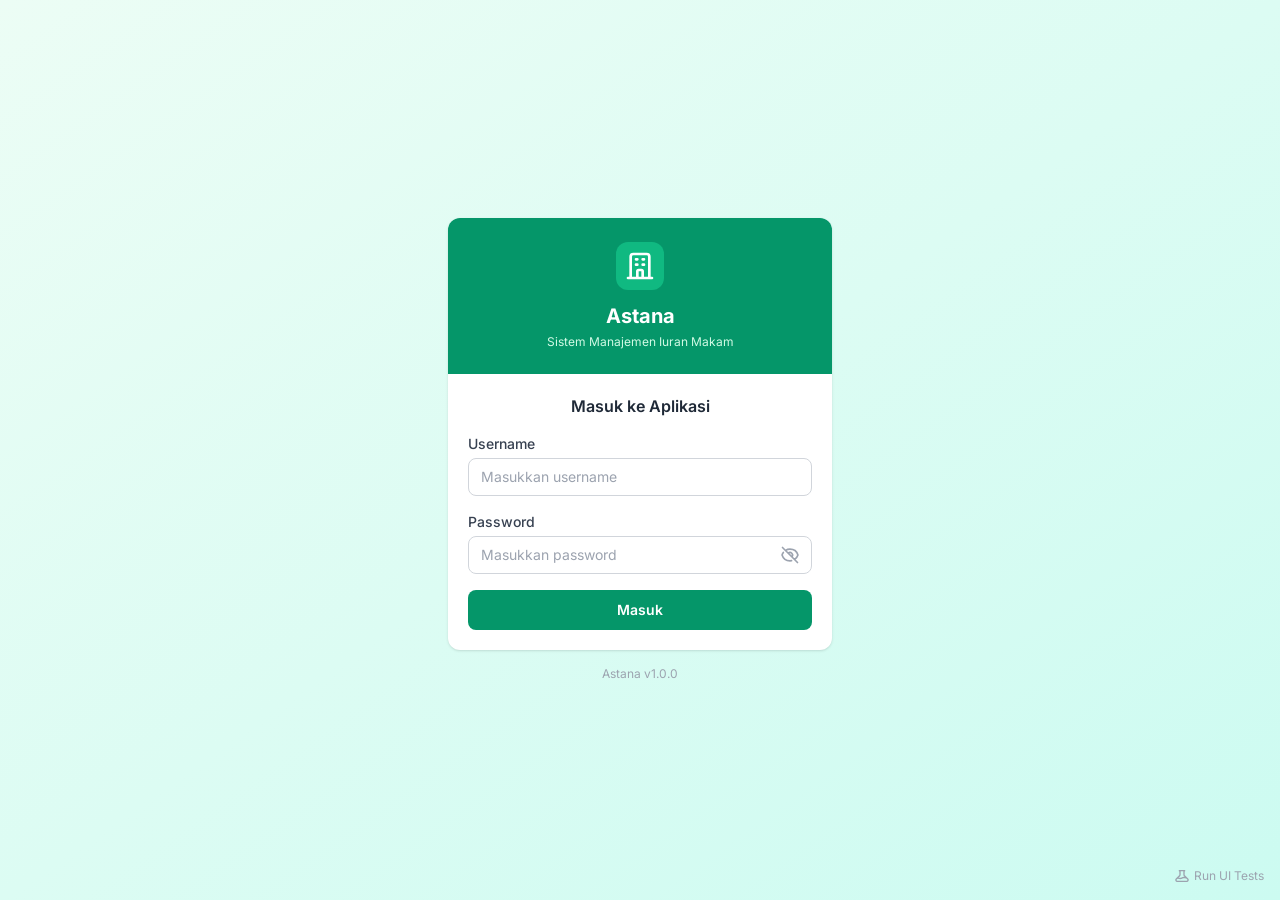
<file: src/pengguna.html>
<!DOCTYPE html>
<html lang="id">
<head>
    <meta charset="UTF-8">
    <meta name="viewport" content="width=device-width, initial-scale=1.0">
    <title>Manajemen Pengguna - Sistem Wakaf Makam</title>
    <link rel="stylesheet" href="assets/css/tailwind.min.css">
    <link rel="stylesheet" href="assets/css/inter-font.css">
    <style>
        body { font-family: 'Inter', system-ui, -apple-system, sans-serif; }
        .scrollbar-thin::-webkit-scrollbar { height: 8px; width: 8px; }
        .scrollbar-thin::-webkit-scrollbar-track { background: #f1f5f9; }
        .scrollbar-thin::-webkit-scrollbar-thumb { background: #cbd5e1; border-radius: 4px; }
        .scrollbar-thin::-webkit-scrollbar-thumb:hover { background: #94a3b8; }
        nav.overflow-y-auto::-webkit-scrollbar { width: 6px; }
        nav.overflow-y-auto::-webkit-scrollbar-track { background: transparent; }
        nav.overflow-y-auto::-webkit-scrollbar-thumb { background: #065f46; border-radius: 3px; }
        nav.overflow-y-auto::-webkit-scrollbar-thumb:hover { background: #047857; }
    </style>
    <script type="module" src="main.js"></script>
</head>
<body class="bg-gray-50 text-gray-800">

    <div class="flex h-screen overflow-hidden">
        <!-- SIDEBAR -->
        <aside class="w-64 bg-emerald-800 text-white flex flex-col flex-shrink-0">
            <div class="p-6 border-b border-emerald-700">
                <div class="flex items-center gap-3">
                    <div class="w-10 h-10 bg-emerald-600 rounded-lg flex items-center justify-center">
                        <svg class="w-6 h-6" fill="none" stroke="currentColor" viewBox="0 0 24 24">
                            <path stroke-linecap="round" stroke-linejoin="round" stroke-width="2" d="M19 21V5a2 2 0 00-2-2H7a2 2 0 00-2 2v16m14 0h2m-2 0h-5m-9 0H3m2 0h5M9 7h1m-1 4h1m4-4h1m-1 4h1m-5 10v-5a1 1 0 011-1h2a1 1 0 011 1v5m-4 0h4"></path>
                        </svg>
                    </div>
                    <div>
                        <h1 class="font-bold text-lg leading-tight">Wakaf Makam</h1>
                        <p class="text-xs text-emerald-200">Yayasan</p>
                    </div>
                </div>
            </div>

            <nav class="flex-1 py-4 overflow-y-auto scrollbar-thin">
                <ul class="space-y-1">
                    <li>
                        <a href="index.html" class="flex items-center gap-3 px-6 py-3 hover:bg-emerald-700 transition-colors">
                            <svg class="w-5 h-5" fill="none" stroke="currentColor" viewBox="0 0 24 24">
                                <path stroke-linecap="round" stroke-linejoin="round" stroke-width="2" d="M4 6a2 2 0 012-2h2a2 2 0 012 2v2a2 2 0 01-2 2H6a2 2 0 01-2-2V6zM14 6a2 2 0 012-2h2a2 2 0 012 2v2a2 2 0 01-2 2h-2a2 2 0 01-2-2V6zM4 16a2 2 0 012-2h2a2 2 0 012 2v2a2 2 0 01-2 2H6a2 2 0 01-2-2v-2zM14 16a2 2 0 012-2h2a2 2 0 012 2v2a2 2 0 01-2 2h-2a2 2 0 01-2-2v-2z"></path>
                            </svg>
                            <span>Dashboard</span>
                        </a>
                    </li>
                    <li>
                        <a href="blok.html" class="flex items-center gap-3 px-6 py-3 hover:bg-emerald-700 transition-colors">
                            <svg class="w-5 h-5" fill="none" stroke="currentColor" viewBox="0 0 24 24">
                                <path stroke-linecap="round" stroke-linejoin="round" stroke-width="2" d="M4 6a2 2 0 012-2h2a2 2 0 012 2v2a2 2 0 01-2 2H6a2 2 0 01-2-2V6zM14 6a2 2 0 012-2h2a2 2 0 012 2v2a2 2 0 01-2 2h-2a2 2 0 01-2-2V6zM4 16a2 2 0 012-2h2a2 2 0 012 2v2a2 2 0 01-2 2H6a2 2 0 01-2-2v-2zM14 16a2 2 0 012-2h2a2 2 0 012 2v2a2 2 0 01-2 2h-2a2 2 0 01-2-2v-2z"></path>
                            </svg>
                            <span>Data Blok</span>
                        </a>
                    </li>
                    <li>
                        <a href="data-makam.html" class="flex items-center gap-3 px-6 py-3 hover:bg-emerald-700 transition-colors">
                            <svg class="w-5 h-5" fill="none" stroke="currentColor" viewBox="0 0 24 24">
                                <path stroke-linecap="round" stroke-linejoin="round" stroke-width="2" d="M9 5H7a2 2 0 00-2 2v12a2 2 0 002 2h10a2 2 0 002-2V7a2 2 0 00-2-2h-2M9 5a2 2 0 002 2h2a2 2 0 002-2M9 5a2 2 0 012-2h2a2 2 0 012 2"></path>
                            </svg>
                            <span>Data Makam</span>
                        </a>
                    </li>
                    <li>
                        <a href="pembayaran.html" class="flex items-center gap-3 px-6 py-3 hover:bg-emerald-700 transition-colors">
                            <svg class="w-5 h-5" fill="none" stroke="currentColor" viewBox="0 0 24 24">
                                <path stroke-linecap="round" stroke-linejoin="round" stroke-width="2" d="M17 9V7a2 2 0 00-2-2H5a2 2 0 00-2 2v6a2 2 0 002 2h2m2 4h10a2 2 0 002-2v-6a2 2 0 00-2-2H9a2 2 0 00-2 2v6a2 2 0 002 2zm7-5a2 2 0 11-4 0 2 2 0 014 0z"></path>
                            </svg>
                            <span>Pembayaran</span>
                        </a>
                    </li>
                    <li>
                        <a href="laporan.html" class="flex items-center gap-3 px-6 py-3 hover:bg-emerald-700 transition-colors">
                            <svg class="w-5 h-5" fill="none" stroke="currentColor" viewBox="0 0 24 24">
                                <path stroke-linecap="round" stroke-linejoin="round" stroke-width="2" d="M9 17v-2m3 2v-4m3 4v-6m2 10H7a2 2 0 01-2-2V5a2 2 0 012-2h5.586a1 1 0 01.707.293l5.414 5.414a1 1 0 01.293.707V19a2 2 0 01-2 2z"></path>
                            </svg>
                            <span>Laporan</span>
                        </a>
                    </li>
                    <li class="admin-only">
                        <a href="pengguna.html" class="flex items-center gap-3 px-6 py-3 bg-emerald-700 border-r-4 border-emerald-400">
                            <svg class="w-5 h-5" fill="none" stroke="currentColor" viewBox="0 0 24 24">
                                <path stroke-linecap="round" stroke-linejoin="round" stroke-width="2" d="M12 4.354a4 4 0 110 5.292M15 21H3v-1a6 6 0 0112 0v1zm0 0h6v-1a6 6 0 00-9-5.197M13 7a4 4 0 11-8 0 4 4 0 018 0z"></path>
                            </svg>
                            <span class="font-medium">Pengguna</span>
                        </a>
                    </li>
                    <li class="admin-only">
                        <a href="audit-log.html" class="flex items-center gap-3 px-6 py-3 hover:bg-emerald-700 transition-colors">
                            <svg class="w-5 h-5" fill="none" stroke="currentColor" viewBox="0 0 24 24">
                                <path stroke-linecap="round" stroke-linejoin="round" stroke-width="2" d="M9 5H7a2 2 0 00-2 2v12a2 2 0 002 2h10a2 2 0 002-2V7a2 2 0 00-2-2h-2M9 5a2 2 0 002 2h2a2 2 0 002-2M9 5a2 2 0 012-2h2a2 2 0 012 2m-3 7h3m-3 4h3m-6-4h.01M9 16h.01"></path>
                            </svg>
                            <span>Audit Log</span>
                        </a>
                    </li>
                    <li>
                        <a href="pengaturan.html" class="flex items-center gap-3 px-6 py-3 hover:bg-emerald-700 transition-colors">
                            <svg class="w-5 h-5" fill="none" stroke="currentColor" viewBox="0 0 24 24">
                                <path stroke-linecap="round" stroke-linejoin="round" stroke-width="2" d="M10.325 4.317c.426-1.756 2.924-1.756 3.35 0a1.724 1.724 0 002.573 1.066c1.543-.94 3.31.826 2.37 2.37a1.724 1.724 0 001.065 2.572c1.756.426 1.756 2.924 0 3.35a1.724 1.724 0 00-1.066 2.573c.94 1.543-.826 3.31-2.37 2.37a1.724 1.724 0 00-2.572 1.065c-.426 1.756-2.924 1.756-3.35 0a1.724 1.724 0 00-2.573-1.066c-1.543.94-3.31-.826-2.37-2.37a1.724 1.724 0 00-1.065-2.572c-1.756-.426-1.756-2.924 0-3.35a1.724 1.724 0 001.066-2.573c-.94-1.543.826-3.31 2.37-2.37.996.608 2.296.07 2.572-1.065z"></path>
                                <path stroke-linecap="round" stroke-linejoin="round" stroke-width="2" d="M15 12a3 3 0 11-6 0 3 3 0 016 0z"></path>
                            </svg>
                            <span>Pengaturan</span>
                        </a>
                    </li>
                    <li>
                        <a href="tentang.html" class="flex items-center gap-3 px-6 py-3 hover:bg-emerald-700 transition-colors">
                            <svg class="w-5 h-5" fill="none" stroke="currentColor" viewBox="0 0 24 24">
                                <path stroke-linecap="round" stroke-linejoin="round" stroke-width="2" d="M13 16h-1v-4h-1m1-4h.01M21 12a9 9 0 11-18 0 9 9 0 0118 0z"></path>
                            </svg>
                            <span>Tentang</span>
                        </a>
                    </li>
                </ul>
            </nav>

            <div class="p-4 border-t border-emerald-700">
                <div class="flex items-center justify-between">
                    <div class="flex items-center gap-3">
                        <div class="w-10 h-10 rounded-full bg-emerald-600 flex items-center justify-center">
                            <svg class="w-5 h-5" fill="none" stroke="currentColor" viewBox="0 0 24 24">
                                <path stroke-linecap="round" stroke-linejoin="round" stroke-width="2" d="M16 7a4 4 0 11-8 0 4 4 0 018 0zM12 14a7 7 0 00-7 7h14a7 7 0 00-7-7z"></path>
                            </svg>
                        </div>
                        <div>
                            <p class="font-medium text-sm sidebar-user-name">Admin</p>
                            <p class="text-xs text-emerald-200 sidebar-user-role">Petugas Makam</p>
                        </div>
                    </div>
                    <button id="logoutBtn" class="p-2 hover:bg-emerald-700 rounded-lg transition-colors" title="Logout">
                        <svg class="w-5 h-5" fill="none" stroke="currentColor" viewBox="0 0 24 24">
                            <path stroke-linecap="round" stroke-linejoin="round" stroke-width="2" d="M17 16l4-4m0 0l-4-4m4 4H7m6 4v1a3 3 0 01-3 3H6a3 3 0 01-3-3V7a3 3 0 013-3h4a3 3 0 013 3v1"></path>
                        </svg>
                    </button>
                </div>
            </div>
        </aside>

        <!-- MAIN CONTENT -->
        <main class="flex-1 flex flex-col min-w-0 overflow-auto scrollbar-thin">
            <!-- Header -->
            <div class="mb-8 px-8 pt-8">
                <h1 class="text-2xl font-bold text-gray-800">Manajemen Pengguna</h1>
                <p class="text-gray-600">Kelola pengguna sistem dan hak akses</p>
            </div>
            
            <!-- CONTENT -->
            <div class="px-8 pb-8">
                <!-- Action Buttons -->
                <div class="mb-6">
                    <button id="btnOpenAddUserModal" class="bg-emerald-600 text-white px-4 py-2 rounded-lg hover:bg-emerald-700 transition-colors flex items-center space-x-2">
                        <svg class="w-5 h-5" fill="none" stroke="currentColor" viewBox="0 0 24 24">
                            <path stroke-linecap="round" stroke-linejoin="round" stroke-width="2" d="M12 6v6m0 0v6m0-6h6m-6 0H6"></path>
                        </svg>
                        <span>Tambah Pengguna</span>
                    </button>
                </div>
                
                <!-- Users Table -->
                <div class="bg-white rounded-lg shadow overflow-hidden">
                    <table class="w-full">
                        <thead class="bg-gray-50 border-b">
                            <tr>
                                <th class="px-6 py-3 text-left text-xs font-medium text-gray-500 uppercase tracking-wider">Username</th>
                                <th class="px-6 py-3 text-left text-xs font-medium text-gray-500 uppercase tracking-wider">Nama</th>
                                <th class="px-6 py-3 text-left text-xs font-medium text-gray-500 uppercase tracking-wider">Role</th>
                                <th class="px-6 py-3 text-left text-xs font-medium text-gray-500 uppercase tracking-wider">Status</th>
                                <th class="px-6 py-3 text-left text-xs font-medium text-gray-500 uppercase tracking-wider">Password</th>
                                <th class="px-6 py-3 text-left text-xs font-medium text-gray-500 uppercase tracking-wider">Dibuat</th>
                                <th class="px-6 py-3 text-right text-xs font-medium text-gray-500 uppercase tracking-wider">Aksi</th>
                            </tr>
                        </thead>
                        <tbody id="usersTableBody" class="divide-y divide-gray-200">
                            <!-- Users will be loaded here -->
                        </tbody>
                    </table>
                </div>
            </div>
        </main>
    </div>
    
    <!-- Add User Modal -->
    <div id="addUserModal" class="hidden fixed inset-0 bg-black bg-opacity-50 flex items-center justify-center p-4 z-50">
        <div class="bg-white rounded-lg max-w-md w-full p-6">
            <h2 class="text-xl font-bold text-gray-800 mb-4">Tambah Pengguna Baru</h2>
            
            <form id="addUserForm" class="space-y-4">
                <div>
                    <label class="block text-sm font-medium text-gray-700 mb-1">Username</label>
                    <input type="text" id="newUsername" class="w-full px-3 py-2 border border-gray-300 rounded-lg focus:ring-2 focus:ring-emerald-500 focus:border-emerald-500" required>
                </div>
                
                <div>
                    <label class="block text-sm font-medium text-gray-700 mb-1">Nama Lengkap</label>
                    <input type="text" id="newFullName" class="w-full px-3 py-2 border border-gray-300 rounded-lg focus:ring-2 focus:ring-emerald-500 focus:border-emerald-500" placeholder="Masukkan nama lengkap">
                </div>
                
                <div>
                    <label class="block text-sm font-medium text-gray-700 mb-1">Password</label>
                    <input type="password" id="newPassword" class="w-full px-3 py-2 border border-gray-300 rounded-lg focus:ring-2 focus:ring-emerald-500 focus:border-emerald-500" required>
                </div>
                
                <div>
                    <label class="block text-sm font-medium text-gray-700 mb-1">Role</label>
                    <select id="newRole" class="w-full px-3 py-2 border border-gray-300 rounded-lg focus:ring-2 focus:ring-emerald-500 focus:border-emerald-500" required>
                        <option value="admin">Admin</option>
                        <option value="superadmin">Superadmin</option>
                    </select>
                </div>
                
                <div class="flex justify-end space-x-3 pt-4">
                    <button type="button" class="btn-close-modal" data-modal="addUserModal" class="px-4 py-2 text-gray-600 hover:text-gray-800">Batal</button>
                    <button type="submit" class="px-4 py-2 bg-emerald-600 text-white rounded-lg hover:bg-emerald-700">Simpan</button>
                </div>
            </form>
        </div>
    </div>
    
    <!-- Edit User Modal -->
    <div id="editUserModal" class="hidden fixed inset-0 bg-black bg-opacity-50 flex items-center justify-center p-4 z-50">
        <div class="bg-white rounded-lg max-w-md w-full p-6">
            <h2 class="text-xl font-bold text-gray-800 mb-4">Edit Pengguna</h2>
            
            <form id="editUserForm" class="space-y-4">
                <input type="hidden" id="editUserId">
                
                <div>
                    <label class="block text-sm font-medium text-gray-700 mb-1">Username</label>
                    <input type="text" id="editUsername" readonly class="w-full px-3 py-2 border border-gray-300 rounded-lg bg-gray-50 text-gray-600 cursor-not-allowed">
                </div>
                
                <div>
                    <label class="block text-sm font-medium text-gray-700 mb-1">Nama Lengkap</label>
                    <input type="text" id="editFullName" class="w-full px-3 py-2 border border-gray-300 rounded-lg bg-white focus:ring-2 focus:ring-emerald-500 focus:border-emerald-500" placeholder="Masukkan nama lengkap">
                </div>
                
                <div>
                    <label class="block text-sm font-medium text-gray-700 mb-1">Role</label>
                    <select id="editRole" class="w-full px-3 py-2 border border-gray-300 rounded-lg bg-white focus:ring-2 focus:ring-emerald-500 focus:border-emerald-500" required>
                        <option value="admin">Admin</option>
                        <option value="superadmin">Superadmin</option>
                    </select>
                </div>
                
                <div>
                    <label class="flex items-center space-x-2">
                        <input type="checkbox" id="editIsActive" class="w-4 h-4 text-emerald-600 border-gray-300 rounded focus:ring-emerald-500">
                        <span class="text-sm text-gray-700">Aktif</span>
                    </label>
                </div>
                
                <div class="flex justify-end space-x-3 pt-4">
                    <button type="button" class="btn-close-modal" data-modal="editUserModal" class="px-4 py-2 text-gray-600 hover:text-gray-800">Batal</button>
                    <button type="submit" class="px-4 py-2 bg-emerald-600 text-white rounded-lg hover:bg-emerald-700">Simpan</button>
                </div>
            </form>
        </div>
    </div>
    
    <!-- Delete Confirmation Modal -->
    <div id="deleteConfirmModal" class="hidden fixed inset-0 bg-black bg-opacity-50 flex items-center justify-center p-4 z-50">
        <div class="bg-white rounded-lg max-w-md w-full p-6">
            <div class="flex items-center gap-3 mb-4">
                <div class="w-12 h-12 bg-red-100 rounded-full flex items-center justify-center">
                    <svg class="w-6 h-6 text-red-600" fill="none" stroke="currentColor" viewBox="0 0 24 24">
                        <path stroke-linecap="round" stroke-linejoin="round" stroke-width="2" d="M12 9v2m0 4h.01m-6.938 4h13.856c1.54 0 2.502-1.667 1.732-3L13.732 4c-.77-1.333-2.694-1.333-3.464 0L3.34 16c-.77 1.333.192 3 1.732 3z"></path>
                    </svg>
                </div>
                <h2 class="text-xl font-bold text-gray-800">Konfirmasi Hapus</h2>
            </div>
            
            <p class="text-gray-600 mb-2">Apakah Anda yakin ingin menghapus pengguna ini?</p>
            <p class="text-red-600 text-sm mb-6">Tindakan ini tidak dapat dibatalkan.</p>
            
            <input type="hidden" id="deleteUserId">
            
            <div class="flex justify-end space-x-3">
                <button type="button" class="btn-close-modal" data-modal="deleteConfirmModal" class="px-4 py-2 text-gray-600 hover:text-gray-800 border border-gray-300 rounded-lg hover:bg-gray-50">
                    Batal
                </button>
                <button type="button" id="btnConfirmDeleteUser" class="px-4 py-2 bg-red-600 text-white rounded-lg hover:bg-red-700">
                    Ya, Hapus
                </button>
            </div>
        </div>
    </div>
    
    <!-- Reset Password Modal -->
    <div id="resetPasswordModal" class="hidden fixed inset-0 bg-black bg-opacity-50 flex items-center justify-center p-4 z-50">
        <div class="bg-white rounded-lg max-w-md w-full p-6">
            <h2 class="text-xl font-bold text-gray-800 mb-4">Reset Password</h2>
            
            <p class="text-gray-600 mb-4">Password baru akan digenerate secara otomatis dan ditampilkan setelah reset.</p>
            
            <form id="resetPasswordForm" class="space-y-4">
                <input type="hidden" id="resetUserId">
                
                <div id="newPasswordDisplay" class="hidden bg-yellow-50 border border-yellow-200 rounded-lg p-4">
                    <label class="block text-sm font-medium text-yellow-800 mb-1">Password Baru</label>
                    <div class="flex items-center space-x-2">
                        <input type="text" id="generatedPassword" readonly class="flex-1 bg-white px-3 py-2 border border-yellow-300 rounded-lg font-mono text-lg">
                        <button type="button" id="btnCopyPassword" class="p-2 bg-yellow-100 hover:bg-yellow-200 rounded-lg" title="Copy">
                            <svg class="w-5 h-5 text-yellow-700" fill="none" stroke="currentColor" viewBox="0 0 24 24">
                                <path stroke-linecap="round" stroke-linejoin="round" stroke-width="2" d="M8 16H6a2 2 0 01-2-2V6a2 2 0 012-2h8a2 2 0 012 2v2m-6 12h8a2 2 0 002-2v-8a2 2 0 00-2-2h-8a2 2 0 00-2 2v8a2 2 0 002 2z"></path>
                            </svg>
                        </button>
                    </div>
                </div>
                
                <div class="flex justify-end space-x-3 pt-4">
                    <button type="button" class="btn-close-modal" data-modal="resetPasswordModal" class="px-4 py-2 text-gray-600 hover:text-gray-800">Tutup</button>
                    <button type="submit" id="resetPasswordBtn" class="px-4 py-2 bg-yellow-600 text-white rounded-lg hover:bg-yellow-700">Reset Password</button>
                </div>
            </form>
        </div>
    </div>
    
    <script src="pengguna.js"></script>
</body>
</html>
</file>
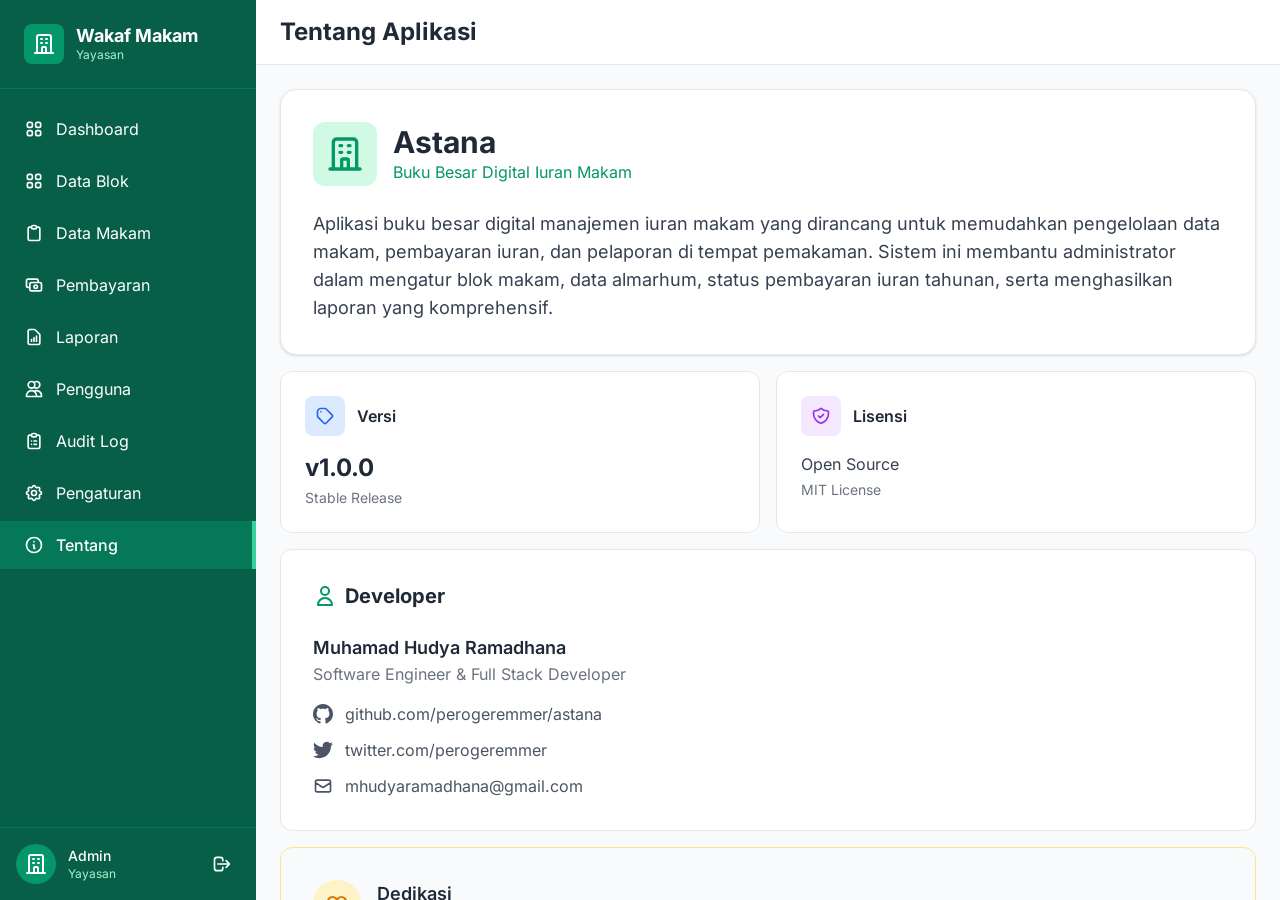
<file: src/tentang.html>
<!DOCTYPE html>
<html lang="id">
<head>
    <meta charset="UTF-8">
    <meta name="viewport" content="width=device-width, initial-scale=1.0">
    <title>Tentang Aplikasi - Astana</title>
    <link rel="stylesheet" href="assets/css/tailwind.min.css">
    <link rel="stylesheet" href="assets/css/inter-font.css">
    <style>
        body { font-family: 'Inter', system-ui, -apple-system, sans-serif; }
        .scrollbar-thin::-webkit-scrollbar { height: 8px; width: 8px; }
        .scrollbar-thin::-webkit-scrollbar-track { background: #f1f5f9; }
        .scrollbar-thin::-webkit-scrollbar-thumb { background: #cbd5e1; border-radius: 4px; }
        .scrollbar-thin::-webkit-scrollbar-thumb:hover { background: #94a3b8; }
        nav.overflow-y-auto::-webkit-scrollbar { width: 6px; }
        nav.overflow-y-auto::-webkit-scrollbar-track { background: transparent; }
        nav.overflow-y-auto::-webkit-scrollbar-thumb { background: #065f46; border-radius: 3px; }
        nav.overflow-y-auto::-webkit-scrollbar-thumb:hover { background: #047857; }
    </style>
    <script type="module" src="main.js"></script>
    <script>
        // Load app version from Rust
        async function loadAppVersion() {
            try {
                const version = await window.__TAURI__.core.invoke('get_app_version');
                document.getElementById('appVersion').textContent = 'v' + version;
            } catch (error) {
                console.error('Failed to load app version:', error);
                document.getElementById('appVersion').textContent = 'v1.0.0';
            }
        }
        
        // Load version when page loads
        document.addEventListener('DOMContentLoaded', loadAppVersion);
    </script>
</head>
<body class="bg-gray-50 text-gray-800">

    <div class="flex h-screen overflow-hidden">
        <!-- SIDEBAR -->
        <aside class="w-64 bg-emerald-800 text-white flex flex-col flex-shrink-0">
            <div class="p-6 border-b border-emerald-700">
                <div class="flex items-center gap-3">
                    <div class="w-10 h-10 bg-emerald-600 rounded-lg flex items-center justify-center">
                        <svg class="w-6 h-6" fill="none" stroke="currentColor" viewBox="0 0 24 24">
                            <path stroke-linecap="round" stroke-linejoin="round" stroke-width="2" d="M19 21V5a2 2 0 00-2-2H7a2 2 0 00-2 2v16m14 0h2m-2 0h-5m-9 0H3m2 0h5M9 7h1m-1 4h1m4-4h1m-1 4h1m-5 10v-5a1 1 0 011-1h2a1 1 0 011 1v5m-4 0h4"></path>
                        </svg>
                    </div>
                    <div>
                        <h1 class="font-bold text-lg leading-tight">Wakaf Makam</h1>
                        <p class="text-xs text-emerald-200">Yayasan</p>
                    </div>
                </div>
            </div>

            <nav class="flex-1 py-4 overflow-y-auto scrollbar-thin">
                <ul class="space-y-1">
                    <li>
                        <a href="index.html" class="flex items-center gap-3 px-6 py-3 hover:bg-emerald-700 transition-colors">
                            <svg class="w-5 h-5" fill="none" stroke="currentColor" viewBox="0 0 24 24">
                                <path stroke-linecap="round" stroke-linejoin="round" stroke-width="2" d="M4 6a2 2 0 012-2h2a2 2 0 012 2v2a2 2 0 01-2 2H6a2 2 0 01-2-2V6zM14 6a2 2 0 012-2h2a2 2 0 012 2v2a2 2 0 01-2 2h-2a2 2 0 01-2-2V6zM4 16a2 2 0 012-2h2a2 2 0 012 2v2a2 2 0 01-2 2H6a2 2 0 01-2-2v-2zM14 16a2 2 0 012-2h2a2 2 0 012 2v2a2 2 0 01-2 2h-2a2 2 0 01-2-2v-2z"></path>
                            </svg>
                            <span>Dashboard</span>
                        </a>
                    </li>
                    <li>
                        <a href="blok.html" class="flex items-center gap-3 px-6 py-3 hover:bg-emerald-700 transition-colors">
                            <svg class="w-5 h-5" fill="none" stroke="currentColor" viewBox="0 0 24 24">
                                <path stroke-linecap="round" stroke-linejoin="round" stroke-width="2" d="M4 6a2 2 0 012-2h2a2 2 0 012 2v2a2 2 0 01-2 2H6a2 2 0 01-2-2V6zM14 6a2 2 0 012-2h2a2 2 0 012 2v2a2 2 0 01-2 2h-2a2 2 0 01-2-2V6zM4 16a2 2 0 012-2h2a2 2 0 012 2v2a2 2 0 01-2 2H6a2 2 0 01-2-2v-2zM14 16a2 2 0 012-2h2a2 2 0 012 2v2a2 2 0 01-2 2h-2a2 2 0 01-2-2v-2z"></path>
                            </svg>
                            <span>Data Blok</span>
                        </a>
                    </li>
                    <li>
                        <a href="data-makam.html" class="flex items-center gap-3 px-6 py-3 hover:bg-emerald-700 transition-colors">
                            <svg class="w-5 h-5" fill="none" stroke="currentColor" viewBox="0 0 24 24">
                                <path stroke-linecap="round" stroke-linejoin="round" stroke-width="2" d="M9 5H7a2 2 0 00-2 2v12a2 2 0 002 2h10a2 2 0 002-2V7a2 2 0 00-2-2h-2M9 5a2 2 0 002 2h2a2 2 0 002-2M9 5a2 2 0 012-2h2a2 2 0 012 2"></path>
                            </svg>
                            <span>Data Makam</span>
                        </a>
                    </li>
                    <li>
                        <a href="pembayaran.html" class="flex items-center gap-3 px-6 py-3 hover:bg-emerald-700 transition-colors">
                            <svg class="w-5 h-5" fill="none" stroke="currentColor" viewBox="0 0 24 24">
                                <path stroke-linecap="round" stroke-linejoin="round" stroke-width="2" d="M17 9V7a2 2 0 00-2-2H5a2 2 0 00-2 2v6a2 2 0 002 2h2m2 4h10a2 2 0 002-2v-6a2 2 0 00-2-2H9a2 2 0 00-2 2v6a2 2 0 002 2zm7-5a2 2 0 11-4 0 2 2 0 014 0z"></path>
                            </svg>
                            <span>Pembayaran</span>
                        </a>
                    </li>
                    <li>
                        <a href="laporan.html" class="flex items-center gap-3 px-6 py-3 hover:bg-emerald-700 transition-colors">
                            <svg class="w-5 h-5" fill="none" stroke="currentColor" viewBox="0 0 24 24">
                                <path stroke-linecap="round" stroke-linejoin="round" stroke-width="2" d="M9 17v-2m3 2v-4m3 4v-6m2 10H7a2 2 0 01-2-2V5a2 2 0 012-2h5.586a1 1 0 01.707.293l5.414 5.414a1 1 0 01.293.707V19a2 2 0 01-2 2z"></path>
                            </svg>
                            <span>Laporan</span>
                        </a>
                    </li>
                    <li class="admin-only">
                        <a href="pengguna.html" class="flex items-center gap-3 px-6 py-3 hover:bg-emerald-700 transition-colors">
                            <svg class="w-5 h-5" fill="none" stroke="currentColor" viewBox="0 0 24 24">
                                <path stroke-linecap="round" stroke-linejoin="round" stroke-width="2" d="M12 4.354a4 4 0 110 5.292M15 21H3v-1a6 6 0 0112 0v1zm0 0h6v-1a6 6 0 00-9-5.197M13 7a4 4 0 11-8 0 4 4 0 018 0z"></path>
                            </svg>
                            <span>Pengguna</span>
                        </a>
                    </li>
                    <li class="admin-only">
                        <a href="audit-log.html" class="flex items-center gap-3 px-6 py-3 hover:bg-emerald-700 transition-colors">
                            <svg class="w-5 h-5" fill="none" stroke="currentColor" viewBox="0 0 24 24">
                                <path stroke-linecap="round" stroke-linejoin="round" stroke-width="2" d="M9 5H7a2 2 0 00-2 2v12a2 2 0 002 2h10a2 2 0 002-2V7a2 2 0 00-2-2h-2M9 5a2 2 0 002 2h2a2 2 0 002-2M9 5a2 2 0 012-2h2a2 2 0 012 2m-3 7h3m-3 4h3m-6-4h.01M9 16h.01"></path>
                            </svg>
                            <span>Audit Log</span>
                        </a>
                    </li>
                    <li>
                        <a href="pengaturan.html" class="flex items-center gap-3 px-6 py-3 hover:bg-emerald-700 transition-colors">
                            <svg class="w-5 h-5" fill="none" stroke="currentColor" viewBox="0 0 24 24">
                                <path stroke-linecap="round" stroke-linejoin="round" stroke-width="2" d="M10.325 4.317c.426-1.756 2.924-1.756 3.35 0a1.724 1.724 0 002.573 1.066c1.543-.94 3.31.826 2.37 2.37a1.724 1.724 0 001.065 2.572c1.756.426 1.756 2.924 0 3.35a1.724 1.724 0 00-1.066 2.573c.94 1.543-.826 3.31-2.37 2.37a1.724 1.724 0 00-2.572 1.065c-.426 1.756-2.924 1.756-3.35 0a1.724 1.724 0 00-2.573-1.066c-1.543.94-3.31-.826-2.37-2.37a1.724 1.724 0 00-1.065-2.572c-1.756-.426-1.756-2.924 0-3.35a1.724 1.724 0 001.066-2.573c-.94-1.543.826-3.31 2.37-2.37.996.608 2.296.07 2.572-1.065z"></path>
                                <path stroke-linecap="round" stroke-linejoin="round" stroke-width="2" d="M15 12a3 3 0 11-6 0 3 3 0 016 0z"></path>
                            </svg>
                            <span>Pengaturan</span>
                        </a>
                    </li>
                    <li>
                        <a href="tentang.html" class="flex items-center gap-3 px-6 py-3 bg-emerald-700 border-r-4 border-emerald-400">
                            <svg class="w-5 h-5" fill="none" stroke="currentColor" viewBox="0 0 24 24">
                                <path stroke-linecap="round" stroke-linejoin="round" stroke-width="2" d="M13 16h-1v-4h-1m1-4h.01M21 12a9 9 0 11-18 0 9 9 0 0118 0z"></path>
                            </svg>
                            <span class="font-medium">Tentang</span>
                        </a>
                    </li>
                </ul>
            </nav>

            <div class="p-4 border-t border-emerald-700">
                <div class="flex items-center justify-between">
                    <div class="flex items-center gap-3">
                        <div class="w-10 h-10 rounded-full bg-emerald-600 flex items-center justify-center">
                            <svg class="w-5 h-5" fill="none" stroke="currentColor" viewBox="0 0 24 24">
                                <path stroke-linecap="round" stroke-linejoin="round" stroke-width="2" d="M16 7a4 4 0 11-8 0 4 4 0 018 0zM12 14a7 7 0 00-7 7h14a7 7 0 00-7-7z"></path>
                            </svg>
                        </div>
                        <div>
                            <p class="font-medium text-sm sidebar-user-name">Admin</p>
                            <p class="text-xs text-emerald-200 sidebar-user-role">Petugas Makam</p>
                        </div>
                    </div>
                    <button id="logoutBtn" class="p-2 hover:bg-emerald-700 rounded-lg transition-colors" title="Logout">
                        <svg class="w-5 h-5" fill="none" stroke="currentColor" viewBox="0 0 24 24">
                            <path stroke-linecap="round" stroke-linejoin="round" stroke-width="2" d="M17 16l4-4m0 0l-4-4m4 4H7m6 4v1a3 3 0 01-3 3H6a3 3 0 01-3-3V7a3 3 0 013-3h4a3 3 0 013 3v1"></path>
                        </svg>
                    </button>
                </div>
            </div>
        </aside>

        <!-- MAIN CONTENT -->
        <main class="flex-1 flex flex-col min-w-0 overflow-hidden">
            <!-- HEADER -->
            <header class="bg-white border-b border-gray-200 px-6 py-4">
                <div class="flex items-center">
                    <h1 class="text-2xl font-bold text-gray-800">Tentang Aplikasi</h1>
                </div>
            </header>

            <!-- CONTENT -->
            <div class="flex-1 overflow-auto scrollbar-thin p-6">
                <div class="max-w-4xl mx-auto">
                    <!-- Hero Section -->
                    <div class="bg-white rounded-2xl p-8 mb-4 border border-gray-200 shadow">
                        <div class="flex items-center gap-4 mb-6">
                            <div class="w-16 h-16 bg-emerald-100 rounded-xl flex items-center justify-center">
                                <svg class="w-10 h-10 text-emerald-600" fill="none" stroke="currentColor" viewBox="0 0 24 24">
                                    <path stroke-linecap="round" stroke-linejoin="round" stroke-width="2" d="M19 21V5a2 2 0 00-2-2H7a2 2 0 00-2 2v16m14 0h2m-2 0h-5m-9 0H3m2 0h5M9 7h1m-1 4h1m4-4h1m-1 4h1m-5 10v-5a1 1 0 011-1h2a1 1 0 011 1v5m-4 0h4"></path>
                                </svg>
                            </div>
                            <div>
                                <h2 class="text-3xl font-bold text-gray-800">Astana</h2>
                                <p class="text-emerald-600">Buku Besar Digital Iuran Makam</p>
                            </div>
                        </div>
                        <p class="text-gray-700 text-lg leading-relaxed">
                            Aplikasi buku besar digital manajemen iuran makam yang dirancang untuk memudahkan pengelolaan data makam, 
                            pembayaran iuran, dan pelaporan di tempat pemakaman. Sistem ini membantu administrator 
                            dalam mengatur blok makam, data almarhum, status pembayaran iuran tahunan, serta 
                            menghasilkan laporan yang komprehensif.
                        </p>
                    </div>

                    <!-- Info Cards Grid -->
                    <div class="grid grid-cols-2 gap-4 mb-4">
                        <!-- Version Card -->
                        <div class="bg-white rounded-xl border border-gray-200 p-6">
                            <div class="flex items-center gap-3 mb-4">
                                <div class="w-10 h-10 bg-blue-100 rounded-lg flex items-center justify-center">
                                    <svg class="w-5 h-5 text-blue-600" fill="none" stroke="currentColor" viewBox="0 0 24 24">
                                        <path stroke-linecap="round" stroke-linejoin="round" stroke-width="2" d="M7 7h.01M7 3h5c.512 0 1.024.195 1.414.586l7 7a2 2 0 010 2.828l-7 7a2 2 0 01-2.828 0l-7-7A1.994 1.994 0 013 12V7a4 4 0 014-4z"></path>
                                    </svg>
                                </div>
                                <h3 class="font-semibold text-gray-800">Versi</h3>
                            </div>
                            <p class="text-2xl font-bold text-gray-800" id="appVersion">v1.0.0</p>
                            <p class="text-sm text-gray-500 mt-1">Stable Release</p>
                        </div>

                        <!-- License Card -->
                        <div class="bg-white rounded-xl border border-gray-200 p-6">
                            <div class="flex items-center gap-3 mb-4">
                                <div class="w-10 h-10 bg-purple-100 rounded-lg flex items-center justify-center">
                                    <svg class="w-5 h-5 text-purple-600" fill="none" stroke="currentColor" viewBox="0 0 24 24">
                                        <path stroke-linecap="round" stroke-linejoin="round" stroke-width="2" d="M9 12l2 2 4-4m5.618-4.016A11.955 11.955 0 0112 2.944a11.955 11.955 0 01-8.618 3.04A12.02 12.02 0 003 9c0 5.591 3.824 10.29 9 11.622 5.176-1.332 9-6.03 9-11.622 0-1.042-.133-2.052-.382-3.016z"></path>
                                    </svg>
                                </div>
                                <h3 class="font-semibold text-gray-800">Lisensi</h3>
                            </div>
                            <p class="text-gray-700">Open Source</p>
                            <p class="text-sm text-gray-500 mt-1">MIT License</p>
                        </div>
                    </div>

                    <!-- Developer Section -->
                    <div class="bg-white rounded-xl border border-gray-200 p-8 mb-4">
                        <h3 class="text-xl font-bold text-gray-800 mb-6 flex items-center gap-2">
                            <svg class="w-6 h-6 text-emerald-600" fill="none" stroke="currentColor" viewBox="0 0 24 24">
                                <path stroke-linecap="round" stroke-linejoin="round" stroke-width="2" d="M16 7a4 4 0 11-8 0 4 4 0 018 0zM12 14a7 7 0 00-7 7h14a7 7 0 00-7-7z"></path>
                            </svg>
                            Developer
                        </h3>
                        
                        <div>
                            <h4 class="text-lg font-semibold text-gray-800">Muhamad Hudya Ramadhana</h4>
                            <p class="text-gray-500 mb-4">Software Engineer & Full Stack Developer</p>
                                
                                <div class="space-y-3">
                                    <a href="https://github.com/perogeremmer/astana" target="_blank" rel="noopener noreferrer" class="flex items-center gap-3 text-gray-600 hover:text-emerald-600 transition-colors">
                                        <svg class="w-5 h-5" fill="currentColor" viewBox="0 0 24 24">
                                            <path d="M12 0c-6.626 0-12 5.373-12 12 0 5.302 3.438 9.8 8.207 11.387.599.111.793-.261.793-.577v-2.234c-3.338.726-4.033-1.416-4.033-1.416-.546-1.387-1.333-1.756-1.333-1.756-1.089-.745.083-.729.083-.729 1.205.084 1.839 1.237 1.839 1.237 1.07 1.834 2.807 1.304 3.492.997.107-.775.418-1.305.762-1.604-2.665-.305-5.467-1.334-5.467-5.931 0-1.311.469-2.381 1.236-3.221-.124-.303-.535-1.524.117-3.176 0 0 1.008-.322 3.301 1.23.957-.266 1.983-.399 3.003-.404 1.02.005 2.047.138 3.006.404 2.291-1.552 3.297-1.23 3.297-1.23.653 1.653.242 2.874.118 3.176.77.84 1.235 1.911 1.235 3.221 0 4.609-2.807 5.624-5.479 5.921.43.372.823 1.102.823 2.222v3.293c0 .319.192.694.801.576 4.765-1.589 8.199-6.086 8.199-11.386 0-6.627-5.373-12-12-12z"/>
                                        </svg>
                                        <span>github.com/perogeremmer/astana</span>
                                    </a>
                                    
                                    <a href="https://twitter.com/perogeremmer" target="_blank" rel="noopener noreferrer" class="flex items-center gap-3 text-gray-600 hover:text-blue-400 transition-colors">
                                        <svg class="w-5 h-5" fill="currentColor" viewBox="0 0 24 24">
                                            <path d="M23.953 4.57a10 10 0 01-2.825.775 4.958 4.958 0 002.163-2.723c-.951.555-2.005.959-3.127 1.184a4.92 4.92 0 00-8.384 4.482C7.69 8.095 4.067 6.13 1.64 3.162a4.822 4.822 0 00-.666 2.475c0 1.71.87 3.213 2.188 4.096a4.904 4.904 0 01-2.228-.616v.06a4.923 4.923 0 003.946 4.827 4.996 4.996 0 01-2.212.085 4.936 4.936 0 004.604 3.417 9.867 9.867 0 01-6.102 2.105c-.39 0-.779-.023-1.17-.067a13.995 13.995 0 007.557 2.209c9.053 0 13.998-7.496 13.998-13.985 0-.21 0-.42-.015-.63A9.935 9.935 0 0024 4.59z"/>
                                        </svg>
                                        <span>twitter.com/perogeremmer</span>
                                    </a>
                                    
                                    <div class="flex items-center gap-3 text-gray-600">
                                        <svg class="w-5 h-5" fill="none" stroke="currentColor" viewBox="0 0 24 24">
                                            <path stroke-linecap="round" stroke-linejoin="round" stroke-width="2" d="M3 8l7.89 5.26a2 2 0 002.22 0L21 8M5 19h14a2 2 0 002-2V7a2 2 0 00-2-2H5a2 2 0 00-2 2v10a2 2 0 002 2z"></path>
                                        </svg>
                                        <span>mhudyaramadhana@gmail.com</span>
                                    </div>
                                </div>
                            </div>
                        </div>

                    <!-- Dedication Section -->
                    <div class="bg-gradient-to-r from-amber-50 to-orange-50 border border-amber-200 rounded-xl p-8 mb-4">
                        <div class="flex items-start gap-4">
                            <div class="w-12 h-12 bg-amber-100 rounded-full flex items-center justify-center flex-shrink-0">
                                <svg class="w-6 h-6 text-amber-600" fill="none" stroke="currentColor" viewBox="0 0 24 24">
                                    <path stroke-linecap="round" stroke-linejoin="round" stroke-width="2" d="M4.318 6.318a4.5 4.5 0 000 6.364L12 20.364l7.682-7.682a4.5 4.5 0 00-6.364-6.364L12 7.636l-1.318-1.318a4.5 4.5 0 00-6.364 0z"></path>
                                </svg>
                            </div>
                            <div>
                                <h3 class="text-lg font-semibold text-gray-800 mb-2">Dedikasi</h3>
                                <p class="text-gray-700 leading-relaxed">
                                    Proyek ini dibuat dengan penuh cinta dan dedikasi untuk mengenang almarhum kakek saya, 
                                    <strong class="text-amber-700">H. SOFYAN ALWIE BIN H. ALWIE</strong> (Wafat pada 15 Juni 2022). Semoga amal ibadahnya diterima di sisi Allah SWT 
                                    dan menjadi wasilah keberkahan bagi keluarga. Aplikasi ini merupakan proyek dari <strong class="text-amber-700">Keluarga Besar Kebayoran Lama</strong> 
                                    dan saya persembahkan sebagai wujud rasa hormat dan cinta yang mendalam terhadap sosok yang telah banyak memberikan teladan dalam kehidupan.
                                </p>
                            </div>
                        </div>
                    </div>

                    <!-- Repository Link -->
                    <div class="bg-gray-900 rounded-xl p-6 text-white">
                        <div class="flex items-center justify-between">
                            <div class="flex items-center gap-4">
                                <svg class="w-10 h-10" fill="currentColor" viewBox="0 0 24 24">
                                    <path d="M12 0c-6.626 0-12 5.373-12 12 0 5.302 3.438 9.8 8.207 11.387.599.111.793-.261.793-.577v-2.234c-3.338.726-4.033-1.416-4.033-1.416-.546-1.387-1.333-1.756-1.333-1.756-1.089-.745.083-.729.083-.729 1.205.084 1.839 1.237 1.839 1.237 1.07 1.834 2.807 1.304 3.492.997.107-.775.418-1.305.762-1.604-2.665-.305-5.467-1.334-5.467-5.931 0-1.311.469-2.381 1.236-3.221-.124-.303-.535-1.524.117-3.176 0 0 1.008-.322 3.301 1.23.957-.266 1.983-.399 3.003-.404 1.02.005 2.047.138 3.006.404 2.291-1.552 3.297-1.23 3.297-1.23.653 1.653.242 2.874.118 3.176.77.84 1.235 1.911 1.235 3.221 0 4.609-2.807 5.624-5.479 5.921.43.372.823 1.102.823 2.222v3.293c0 .319.192.694.801.576 4.765-1.589 8.199-6.086 8.199-11.386 0-6.627-5.373-12-12-12z"/>
                                </svg>
                                <div>
                                    <h4 class="font-semibold text-lg">Repository GitHub</h4>
                                    <p class="text-gray-400 text-sm">github.com/perogeremmer/astana</p>
                                </div>
                            </div>
                            <a href="https://github.com/perogeremmer/astana" target="_blank" rel="noopener noreferrer" 
                               class="px-4 py-2 bg-white text-gray-900 rounded-lg font-medium hover:bg-gray-100 transition-colors">
                                Kunjungi
                            </a>
                        </div>
                    </div>
                </div>
            </div>
        </main>
    </div>

    <script>
        // No date display needed
    </script>
</body>
</html>
</file>
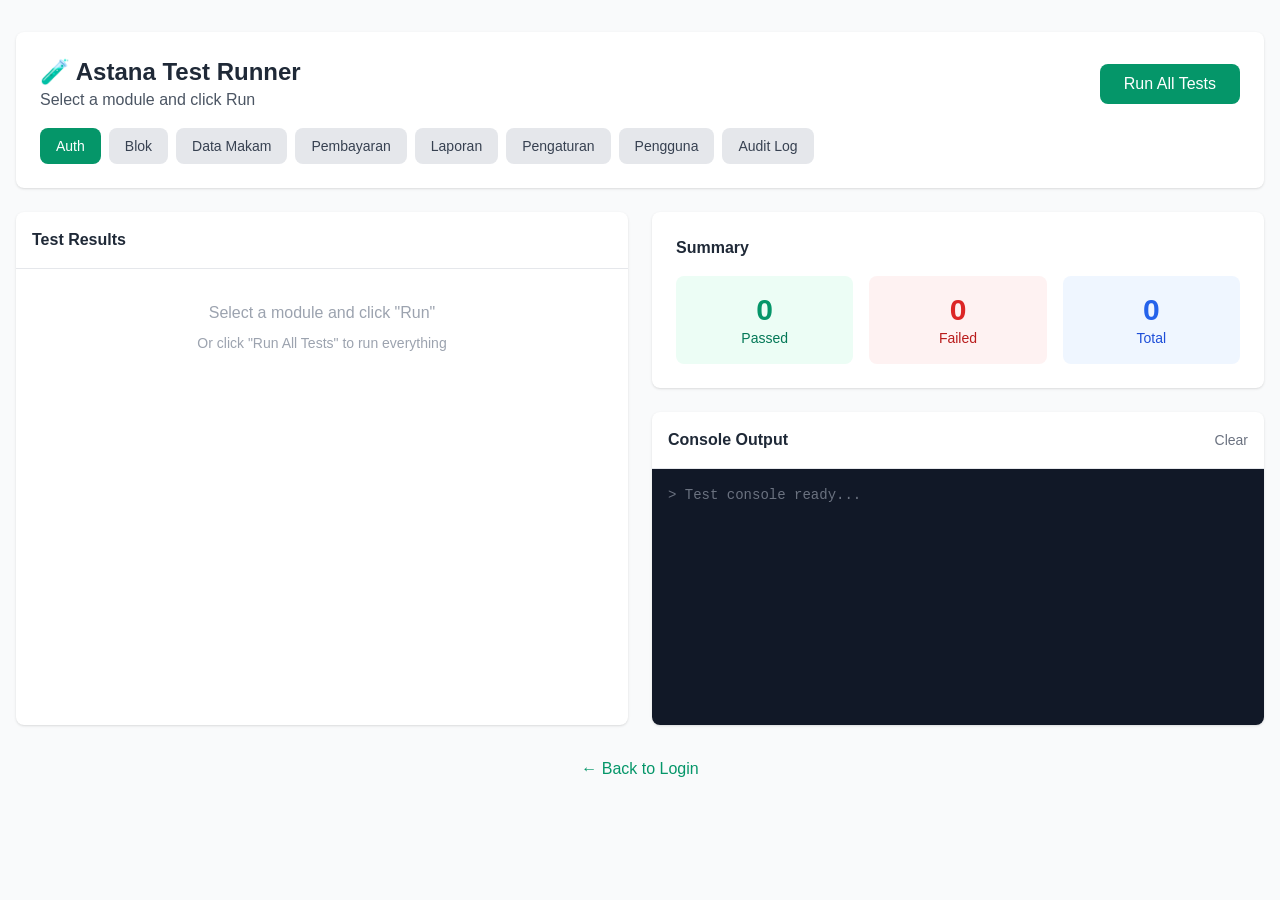
<file: src/tests/test-runner.html>
<!DOCTYPE html>
<html lang="id">
<head>
    <meta charset="UTF-8">
    <meta name="viewport" content="width=device-width, initial-scale=1.0">
    <title>Test Runner - Astana</title>
    <link rel="stylesheet" href="../assets/css/tailwind.min.css">
    <style>
        body { font-family: 'Inter', sans-serif; }
        .test-pass { color: #10b981; }
        .test-fail { color: #ef4444; }
        .test-running { color: #f59e0b; }
        .tab-active { background: #059669; color: white; }
        .tab-inactive { background: #e5e7eb; color: #374151; }
    </style>
</head>
<body class="bg-gray-50 min-h-screen">
    <div class="container mx-auto px-4 py-8">
        <div class="bg-white rounded-lg shadow p-6 mb-6">
            <div class="flex items-center justify-between">
                <div>
                    <h1 class="text-2xl font-bold text-gray-800">🧪 Astana Test Runner</h1>
                    <p class="text-gray-600">Select a module and click Run</p>
                </div>
                <div class="flex gap-2">
                    <button id="btnRunAllTests" class="bg-emerald-600 text-white px-6 py-2 rounded-lg hover:bg-emerald-700 transition-colors">Run All Tests</button>
                </div>
            </div>
            <div class="flex gap-2 mt-4 flex-wrap" id="tabContainer">
                <button data-module="AuthTests" class="tab-btn px-4 py-2 rounded-lg text-sm font-medium tab-active">Auth</button>
                <button data-module="BlokTests" class="tab-btn px-4 py-2 rounded-lg text-sm font-medium tab-inactive">Blok</button>
                <button data-module="DataMakamTests" class="tab-btn px-4 py-2 rounded-lg text-sm font-medium tab-inactive">Data Makam</button>
                <button data-module="PembayaranTests" class="tab-btn px-4 py-2 rounded-lg text-sm font-medium tab-inactive">Pembayaran</button>
                <button data-module="LaporanTests" class="tab-btn px-4 py-2 rounded-lg text-sm font-medium tab-inactive">Laporan</button>
                <button data-module="PengaturanTests" class="tab-btn px-4 py-2 rounded-lg text-sm font-medium tab-inactive">Pengaturan</button>
                <button data-module="PenggunaTests" class="tab-btn px-4 py-2 rounded-lg text-sm font-medium tab-inactive">Pengguna</button>
                <button data-module="AuditLogTests" class="tab-btn px-4 py-2 rounded-lg text-sm font-medium tab-inactive">Audit Log</button>
            </div>
        </div>

        <div class="grid grid-cols-1 lg:grid-cols-2 gap-6">
            <div class="bg-white rounded-lg shadow">
                <div class="p-4 border-b border-gray-200">
                    <h2 class="font-semibold text-gray-800">Test Results</h2>
                </div>
                <div id="testResults" class="divide-y divide-gray-100 max-h-96 overflow-y-auto">
                    <div class="p-8 text-center text-gray-400">
                        <p>Select a module and click "Run"</p>
                        <p class="text-sm mt-2">Or click "Run All Tests" to run everything</p>
                    </div>
                </div>
            </div>

            <div class="space-y-6">
                <div class="bg-white rounded-lg shadow p-6">
                    <h2 class="font-semibold text-gray-800 mb-4">Summary</h2>
                    <div class="grid grid-cols-3 gap-4 text-center">
                        <div class="bg-emerald-50 rounded-lg p-4">
                            <p class="text-3xl font-bold text-emerald-600" id="passedCount">0</p>
                            <p class="text-sm text-emerald-700">Passed</p>
                        </div>
                        <div class="bg-red-50 rounded-lg p-4">
                            <p class="text-3xl font-bold text-red-600" id="failedCount">0</p>
                            <p class="text-sm text-red-700">Failed</p>
                        </div>
                        <div class="bg-blue-50 rounded-lg p-4">
                            <p class="text-3xl font-bold text-blue-600" id="totalCount">0</p>
                            <p class="text-sm text-blue-700">Total</p>
                        </div>
                    </div>
                </div>

                <div class="bg-white rounded-lg shadow">
                    <div class="p-4 border-b border-gray-200 flex justify-between items-center">
                        <h2 class="font-semibold text-gray-800">Console Output</h2>
                        <button id="btnClearConsole" class="text-sm text-gray-500 hover:text-gray-700">Clear</button>
                    </div>
                    <div id="consoleOutput" class="p-4 h-64 overflow-y-auto font-mono text-sm bg-gray-900 text-gray-100 rounded-b-lg">
                        <div class="text-gray-500">> Test console ready...</div>
                    </div>
                </div>
            </div>
        </div>

        <div class="mt-8 text-center">
            <a href="../login.html" class="text-emerald-600 hover:underline">← Back to Login</a>
        </div>
    </div>

    <script src="../main.js"></script>
    <script src="mock-tauri.js"></script>
    <script src="auth-ui-tests.js"></script>
    <script src="blok-tests.js"></script>
    <script src="data-makam-tests.js"></script>
    <script src="pembayaran-tests.js"></script>
    <script src="laporan-tests.js"></script>
    <script src="pengaturan-tests.js"></script>
    <script src="pengguna-tests.js"></script>
    <script src="audit-log-tests.js"></script>
    <script>
        const originalConsole = { log: console.log, error: console.error, warn: console.warn };

        function appendToConsole(type, ...args) {
            const consoleOutput = document.getElementById('consoleOutput');
            const message = args.map(arg => typeof arg === 'object' ? JSON.stringify(arg, null, 2) : String(arg)).join(' ');
            const line = document.createElement('div');
            line.className = 'mb-1';
            if (type === 'error') line.className += ' text-red-400';
            else if (type === 'warn') line.className += ' text-yellow-400';
            else line.className += ' text-gray-300';
            line.textContent = `> ${message}`;
            consoleOutput.appendChild(line);
            consoleOutput.scrollTop = consoleOutput.scrollHeight;
            originalConsole[type](...args);
        }

        console.log = (...args) => appendToConsole('log', ...args);
        console.error = (...args) => appendToConsole('error', ...args);
        console.warn = (...args) => appendToConsole('warn', ...args);

        let allTestSuites = {};

        function registerTestSuites() {
            if (window.AuthTests) allTestSuites['AuthTests'] = window.AuthTests;
            if (window.BlokTests) allTestSuites['BlokTests'] = window.BlokTests;
            if (window.DataMakamTests) allTestSuites['DataMakamTests'] = window.DataMakamTests;
            if (window.PembayaranTests) allTestSuites['PembayaranTests'] = window.PembayaranTests;
            if (window.LaporanTests) allTestSuites['LaporanTests'] = window.LaporanTests;
            if (window.PengaturanTests) allTestSuites['PengaturanTests'] = window.PengaturanTests;
            if (window.PenggunaTests) allTestSuites['PenggunaTests'] = window.PenggunaTests;
            if (window.AuditLogTests) allTestSuites['AuditLogTests'] = window.AuditLogTests;
        }

        async function runSuite(suiteName) {
            const suite = allTestSuites[suiteName];
            if (!suite) { console.log(`Suite ${suiteName} not found`); return; }
            await suite.run();
        }

        async function runAllSuites() {
            const btn = document.getElementById('btnRunAllTests');
            btn.disabled = true;
            btn.textContent = 'Running All...';
            btn.classList.add('opacity-50');

            const resultsDiv = document.getElementById('testResults');
            resultsDiv.innerHTML = '';
            document.getElementById('passedCount').textContent = '0';
            document.getElementById('failedCount').textContent = '0';
            document.getElementById('totalCount').textContent = '0';

            console.log('\n🧪 Running ALL Test Suites...\n');
            let totalPassed = 0;
            let totalFailed = 0;

            for (const [name, suite] of Object.entries(allTestSuites)) {
                if (suite.tests.length === 0) continue;
                console.log(`\n━━━ Running ${name} (${suite.tests.length} tests) ━━━`);
                await suite.run();
                totalPassed += suite.passed;
                totalFailed += suite.failed;
            }

            document.getElementById('passedCount').textContent = totalPassed;
            document.getElementById('failedCount').textContent = totalFailed;
            document.getElementById('totalCount').textContent = totalPassed + totalFailed;

            console.log(`\n📊 All Tests: ${totalPassed} passed, ${totalFailed} failed`);
            btn.disabled = false;
            btn.textContent = 'Run All Tests';
            btn.classList.remove('opacity-50');
        }

        function clearConsole() {
            document.getElementById('consoleOutput').innerHTML = '<div class="text-gray-500">> Console cleared...</div>';
        }

        function setupTabNavigation() {
            document.querySelectorAll('.tab-btn').forEach(btn => {
                btn.addEventListener('click', async () => {
                    document.querySelectorAll('.tab-btn').forEach(b => {
                        b.className = b.className.replace('tab-active', 'tab-inactive');
                    });
                    btn.className = btn.className.replace('tab-inactive', 'tab-active');
                    const module = btn.dataset.module;
                    await runSuite(module);
                });
            });
        }

        document.addEventListener('DOMContentLoaded', () => {
            registerTestSuites();
            setupTabNavigation();
            document.getElementById('btnRunAllTests').addEventListener('click', runAllSuites);
            document.getElementById('btnClearConsole').addEventListener('click', clearConsole);
        });

        if (window.location.search.includes('autorun')) {
            window.addEventListener('load', () => setTimeout(runAllSuites, 500));
        }
    </script>
</body>
</html>
</file>
<file: src/assets/css/inter-font.css>
/* Inter Font - Local Offline Version */
@font-face {
  font-family: 'Inter';
  font-style: normal;
  font-weight: 400;
  font-display: swap;
  src: url('../fonts/Inter-Regular.woff2') format('woff2');
}

@font-face {
  font-family: 'Inter';
  font-style: normal;
  font-weight: 500;
  font-display: swap;
  src: url('../fonts/Inter-Medium.woff2') format('woff2');
}

@font-face {
  font-family: 'Inter';
  font-style: normal;
  font-weight: 600;
  font-display: swap;
  src: url('../fonts/Inter-SemiBold.woff2') format('woff2');
}

@font-face {
  font-family: 'Inter';
  font-style: normal;
  font-weight: 700;
  font-display: swap;
  src: url('../fonts/Inter-Bold.woff2') format('woff2');
}
</file>
